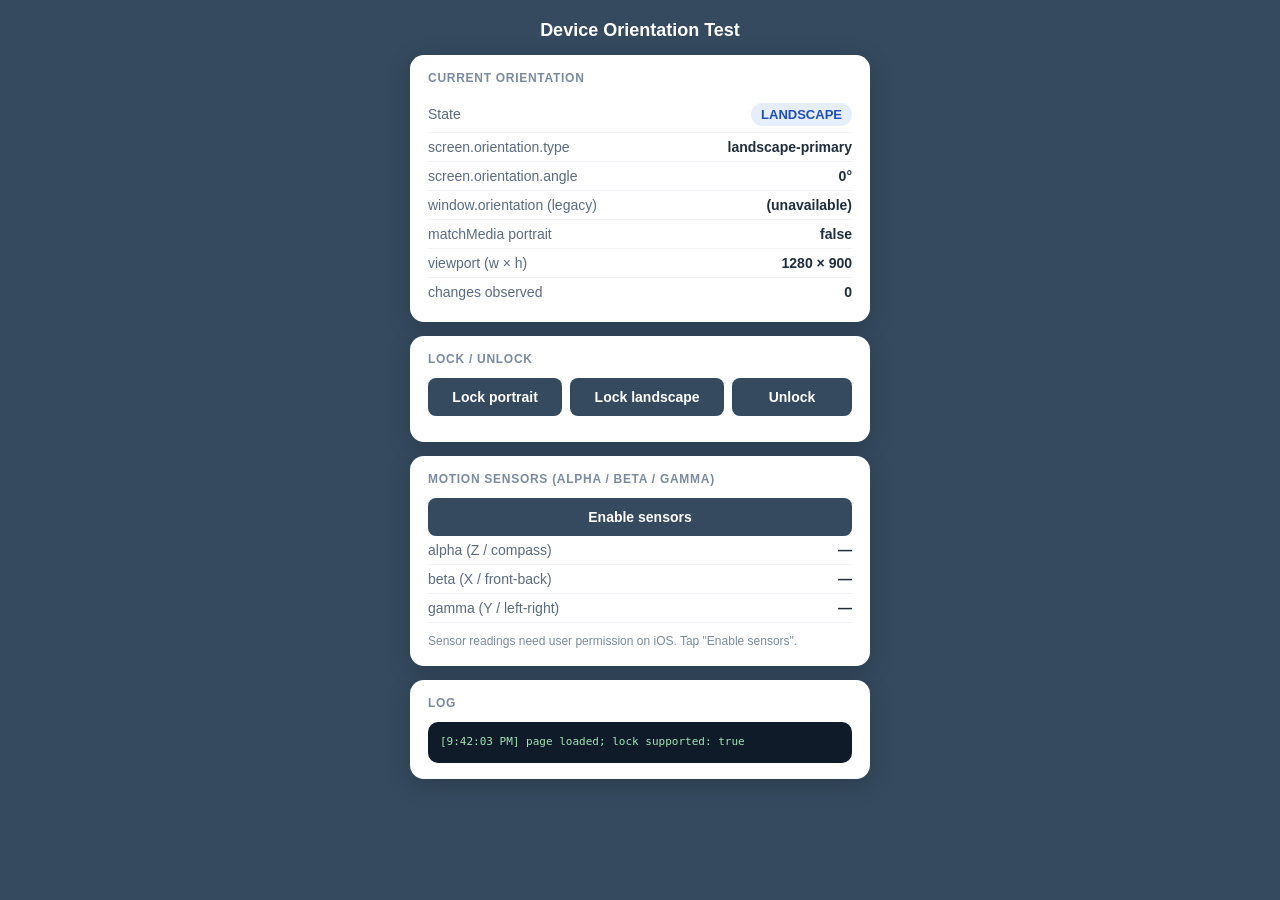
<file: doc2/orientation.html>
<!doctype html>
<html lang="en">
<head>
  <meta charset="UTF-8"/>
  <meta name="viewport" content="width=device-width, initial-scale=1.0, user-scalable=no"/>
  <meta name="theme-color" content="#354a5f"/>
  <meta name="apple-mobile-web-app-capable" content="yes"/>
  <meta name="apple-mobile-web-app-title" content="Orientation Test"/>
  <title>Orientation Test</title>
  <style>
    *{box-sizing:border-box;margin:0;padding:0}
    body{font-family:-apple-system,BlinkMacSystemFont,"Segoe UI",sans-serif;background:#354a5f;color:#1f2d3d;min-height:100dvh;padding:16px;display:flex;flex-direction:column;gap:14px;align-items:center}
    h1{color:#fff;font-size:18px;font-weight:700;text-align:center;margin-top:4px}
    .card{background:#fff;border-radius:14px;padding:16px 18px;width:100%;max-width:460px;box-shadow:0 6px 24px rgba(0,0,0,.18)}
    .card h2{font-size:12px;letter-spacing:.06em;text-transform:uppercase;color:#7a8aa0;margin-bottom:12px}
    .row{display:flex;justify-content:space-between;align-items:baseline;padding:6px 0;border-bottom:1px solid #eef1f5;font-size:14px}
    .row:last-child{border-bottom:none}
    .row .k{color:#5a6b80}
    .row .v{font-weight:600;font-variant-numeric:tabular-nums;text-align:right}
    .badge{display:inline-block;padding:4px 10px;border-radius:999px;font-size:13px;font-weight:700}
    .badge.portrait{background:#e6f4ea;color:#1b7a3e}
    .badge.landscape{background:#e7eefb;color:#1f4fb8}
    .btns{display:flex;flex-wrap:wrap;gap:8px}
    button{flex:1 1 auto;min-width:120px;background:#354a5f;color:#fff;border:none;border-radius:8px;padding:11px;font-size:14px;font-weight:600;cursor:pointer}
    button:active{background:#253547}
    button:disabled{background:#aab4c0;cursor:not-allowed}
    .note{font-size:12px;color:#7a8aa0;margin-top:10px;line-height:1.45}
    .ok{color:#1b7a3e}
    .no{color:#c23934}
    #log{background:#0f1b29;color:#9fe6b4;border-radius:10px;padding:12px;font-family:ui-monospace,SFMono-Regular,Menlo,monospace;font-size:11px;line-height:1.5;max-height:160px;overflow:auto;white-space:pre-wrap;word-break:break-word}
  </style>
</head>
<body>
  <h1>Device Orientation Test</h1>

  <div class="card">
    <h2>Current orientation</h2>
    <div class="row"><span class="k">State</span><span class="v"><span id="stateBadge" class="badge portrait">—</span></span></div>
    <div class="row"><span class="k">screen.orientation.type</span><span class="v" id="soType">—</span></div>
    <div class="row"><span class="k">screen.orientation.angle</span><span class="v" id="soAngle">—</span></div>
    <div class="row"><span class="k">window.orientation (legacy)</span><span class="v" id="winOri">—</span></div>
    <div class="row"><span class="k">matchMedia portrait</span><span class="v" id="mmPortrait">—</span></div>
    <div class="row"><span class="k">viewport (w × h)</span><span class="v" id="viewport">—</span></div>
    <div class="row"><span class="k">changes observed</span><span class="v" id="changeCount">0</span></div>
  </div>

  <div class="card">
    <h2>Lock / unlock</h2>
    <div class="btns">
      <button id="lockP">Lock portrait</button>
      <button id="lockL">Lock landscape</button>
      <button id="unlock">Unlock</button>
    </div>
    <p class="note" id="lockNote"></p>
  </div>

  <div class="card">
    <h2>Motion sensors (alpha / beta / gamma)</h2>
    <div class="btns">
      <button id="enableSensors">Enable sensors</button>
    </div>
    <div class="row"><span class="k">alpha (Z / compass)</span><span class="v" id="alpha">—</span></div>
    <div class="row"><span class="k">beta (X / front-back)</span><span class="v" id="beta">—</span></div>
    <div class="row"><span class="k">gamma (Y / left-right)</span><span class="v" id="gamma">—</span></div>
    <p class="note" id="sensorNote">Sensor readings need user permission on iOS. Tap "Enable sensors".</p>
  </div>

  <div class="card">
    <h2>Log</h2>
    <div id="log"></div>
  </div>

<script>
  var $ = function (id) { return document.getElementById(id); };
  var changeCount = 0;

  function log(msg) {
    var el = $('log');
    var t = new Date().toLocaleTimeString();
    el.textContent = '[' + t + '] ' + msg + '\n' + el.textContent;
  }

  function render() {
    var so = screen.orientation || {};
    var type = so.type || '(unavailable)';
    var angle = (typeof so.angle === 'number') ? so.angle + '°' : '(unavailable)';
    var isPortrait = window.matchMedia('(orientation: portrait)').matches;

    var badge = $('stateBadge');
    badge.textContent = isPortrait ? 'PORTRAIT' : 'LANDSCAPE';
    badge.className = 'badge ' + (isPortrait ? 'portrait' : 'landscape');

    $('soType').textContent = type;
    $('soAngle').textContent = angle;
    $('winOri').textContent = (typeof window.orientation === 'number')
      ? window.orientation + '°' : '(unavailable)';
    $('mmPortrait').textContent = isPortrait ? 'true' : 'false';
    $('viewport').textContent = window.innerWidth + ' × ' + window.innerHeight;
    $('changeCount').textContent = String(changeCount);
  }

  function onChange(source) {
    changeCount++;
    render();
    var so = screen.orientation || {};
    log('orientation change (' + source + '): ' +
        (so.type || '?') + ' @ ' + (so.angle != null ? so.angle + '°' : '?'));
  }

  if (screen.orientation && screen.orientation.addEventListener) {
    screen.orientation.addEventListener('change', function () { onChange('screen.orientation'); });
  }
  window.addEventListener('orientationchange', function () { onChange('window'); });
  window.addEventListener('resize', render);

  // --- Lock / unlock ---
  function lockSupported() {
    return !!(screen.orientation && typeof screen.orientation.lock === 'function');
  }

  async function doLock(mode) {
    if (!lockSupported()) {
      $('lockNote').innerHTML = '<span class="no">screen.orientation.lock() is not available on this browser/host.</span>';
      log('lock not supported');
      return;
    }
    try {
      await screen.orientation.lock(mode);
      $('lockNote').innerHTML = '<span class="ok">Locked to ' + mode + '.</span>';
      log('locked: ' + mode);
    } catch (err) {
      var m = (err && err.message) ? err.message : String(err);
      $('lockNote').innerHTML = '<span class="no">Lock failed: ' + m +
        '</span><br>Locking usually needs fullscreen and/or an installed PWA.';
      log('lock failed (' + mode + '): ' + m);
    }
  }

  $('lockP').addEventListener('click', function () { doLock('portrait'); });
  $('lockL').addEventListener('click', function () { doLock('landscape'); });
  $('unlock').addEventListener('click', function () {
    if (!lockSupported()) return;
    try {
      screen.orientation.unlock();
      $('lockNote').innerHTML = '<span class="ok">Unlocked.</span>';
      log('unlocked');
    } catch (err) {
      log('unlock failed: ' + ((err && err.message) ? err.message : String(err)));
    }
  });

  if (!lockSupported()) {
    $('lockP').disabled = true;
    $('lockL').disabled = true;
    $('unlock').disabled = true;
    $('lockNote').innerHTML = '<span class="no">screen.orientation.lock() not supported here.</span>';
  }

  // --- Motion sensors ---
  function onDeviceOrientation(e) {
    $('alpha').textContent = e.alpha != null ? e.alpha.toFixed(1) + '°' : '—';
    $('beta').textContent  = e.beta  != null ? e.beta.toFixed(1)  + '°' : '—';
    $('gamma').textContent = e.gamma != null ? e.gamma.toFixed(1) + '°' : '—';
  }

  function attachSensors() {
    window.addEventListener('deviceorientation', onDeviceOrientation);
    $('sensorNote').innerHTML = '<span class="ok">Sensors enabled. Tilt the device.</span>';
    log('deviceorientation listener attached');
  }

  $('enableSensors').addEventListener('click', function () {
    if (typeof DeviceOrientationEvent === 'undefined') {
      $('sensorNote').innerHTML = '<span class="no">DeviceOrientationEvent not available.</span>';
      return;
    }
    // iOS 13+ requires an explicit permission request from a user gesture.
    if (typeof DeviceOrientationEvent.requestPermission === 'function') {
      DeviceOrientationEvent.requestPermission().then(function (state) {
        log('sensor permission: ' + state);
        if (state === 'granted') {
          attachSensors();
        } else {
          $('sensorNote').innerHTML = '<span class="no">Permission ' + state + '.</span>';
        }
      }).catch(function (err) {
        $('sensorNote').innerHTML = '<span class="no">Permission error: ' +
          ((err && err.message) ? err.message : String(err)) + '</span>';
      });
    } else {
      attachSensors();
    }
  });

  render();
  log('page loaded; lock supported: ' + lockSupported());
</script>
</body>
</html>
</file>
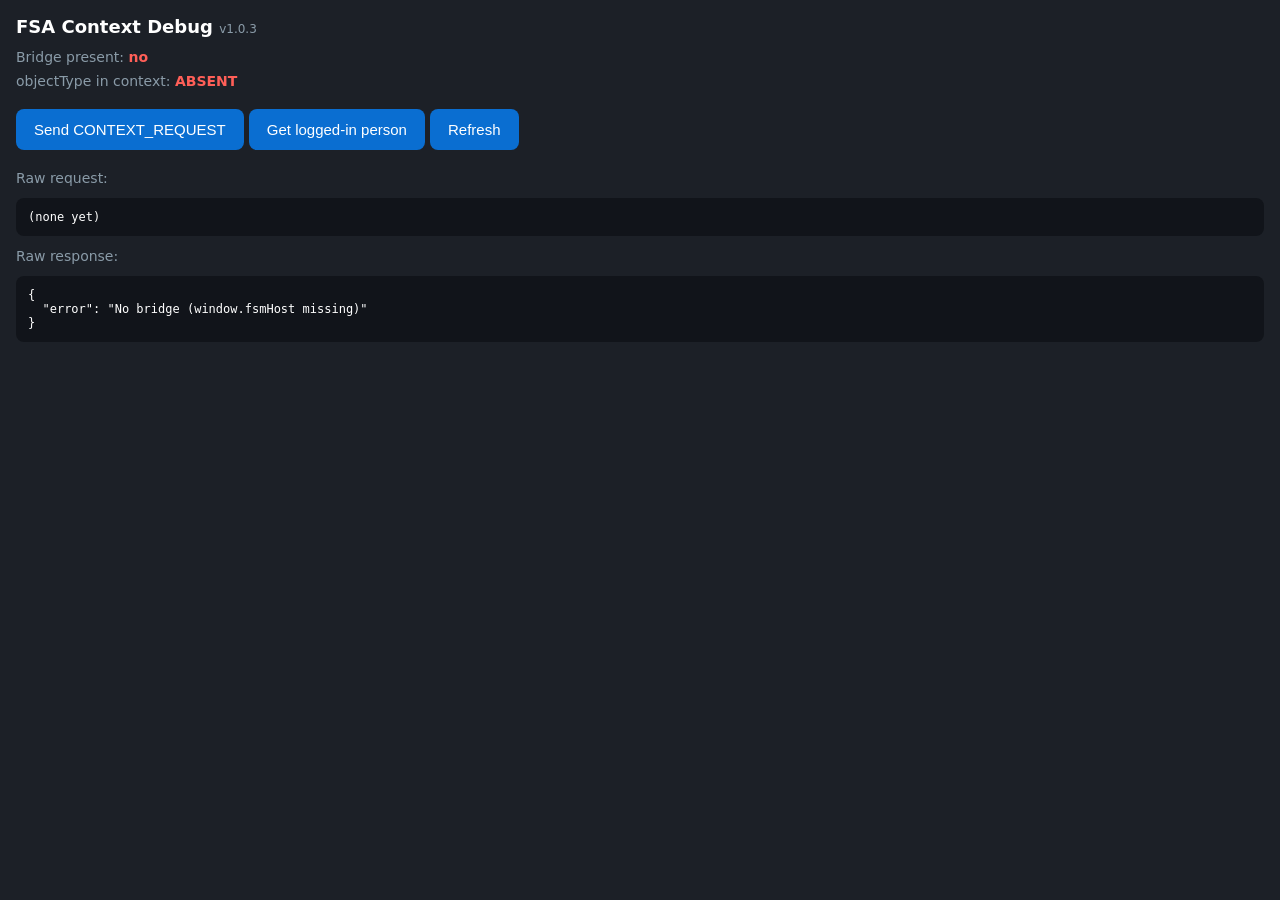
<file: docs/debug.html>
<!DOCTYPE html>
<html lang="en">
<head>
<meta charset="utf-8">
<meta name="viewport" content="width=device-width, initial-scale=1, viewport-fit=cover">
<title>FSA Context Debug</title>
<style>
  body { font-family: -apple-system, system-ui, sans-serif; margin: 0; padding: 16px;
         background: #1c2027; color: #fff; }
  h1 { font-size: 18px; margin: 0 0 12px; }
  .row { margin: 8px 0; font-size: 14px; }
  .label { color: #8a9ba8; }
  .val { font-weight: 600; }
  .ok { color: #30c14e; }
  .bad { color: #ff5f58; }
  button { background: #0a6ed1; color: #fff; border: 0; border-radius: 8px;
           padding: 12px 18px; font-size: 15px; margin: 12px 0; }
  pre { background: #11141a; border-radius: 8px; padding: 12px; font-size: 12px;
        white-space: pre-wrap; word-break: break-word; overflow-x: auto; }
</style>
</head>
<body>
<h1>FSA Context Debug <span id="ver" style="font-size:12px;color:#8a9ba8;font-weight:400;"></span></h1>

<div class="row"><span class="label">Bridge present:</span>
  <span class="val" id="bridge">checking…</span></div>
<div class="row"><span class="label">objectType in context:</span>
  <span class="val" id="objtype">—</span></div>

<button id="send">Send CONTEXT_REQUEST</button>
<button id="person">Get logged-in person</button>
<button id="refresh">Refresh</button>

<div class="row label">Raw request:</div>
<pre id="req">(none yet)</pre>

<div class="row label">Raw response:</div>
<pre id="out">(none yet)</pre>

<script>
(function () {
  var VERSION = 'v1.0.3';

  document.getElementById('ver').textContent = VERSION;

  function hasBridge() {
    return !!(window.fsmHost && typeof window.fsmHost.postMessage === 'function');
  }

  document.getElementById('bridge').textContent = hasBridge() ? 'yes' : 'no';
  document.getElementById('bridge').className = 'val ' + (hasBridge() ? 'ok' : 'bad');

  var pending = {};

  window.addEventListener('fsmHostResponse', function (ev) {
    var data = ev && ev.detail;
    if (!data) return;
    var rid = data.requestId;
    if (rid && pending[rid]) {
      pending[rid](data);
      delete pending[rid];
    }
  });

  function send(command) {
    if (!hasBridge()) {
      render({ error: 'No bridge (window.fsmHost missing)' });
      return;
    }
    var rid = command.toLowerCase() + '-' + Date.now();
    var msg = {
      apiVersion: 1,
      requestId: rid,
      command: command,
      payload: {}
    };
    pending[rid] = render;
    document.getElementById('req').textContent = JSON.stringify(msg, null, 2);
    try {
      window.fsmHost.postMessage(JSON.stringify(msg));
    } catch (e) {
      render({ error: 'postMessage threw: ' + e });
    }
  }

  function sendContext() { send('CONTEXT_REQUEST'); }

  function render(data) {
    var payload = (data && data.payload) || data || {};
    var objType = payload.objectType;
    var el = document.getElementById('objtype');
    if (objType === undefined || objType === null || objType === '') {
      el.textContent = 'ABSENT';
      el.className = 'val bad';
    } else {
      el.textContent = String(objType);
      el.className = 'val ok';
    }
    document.getElementById('out').textContent =
      JSON.stringify(data, null, 2);
  }

  document.getElementById('send').addEventListener('click', sendContext);
  document.getElementById('person').addEventListener('click', function () {
    send('GET_LOGGED_IN_PERSON');
  });
  document.getElementById('refresh').addEventListener('click', function () {
    window.location.reload();
  });

  // Fire once automatically on load.
  sendContext();
})();
</script>
</body>
</html>
</file>
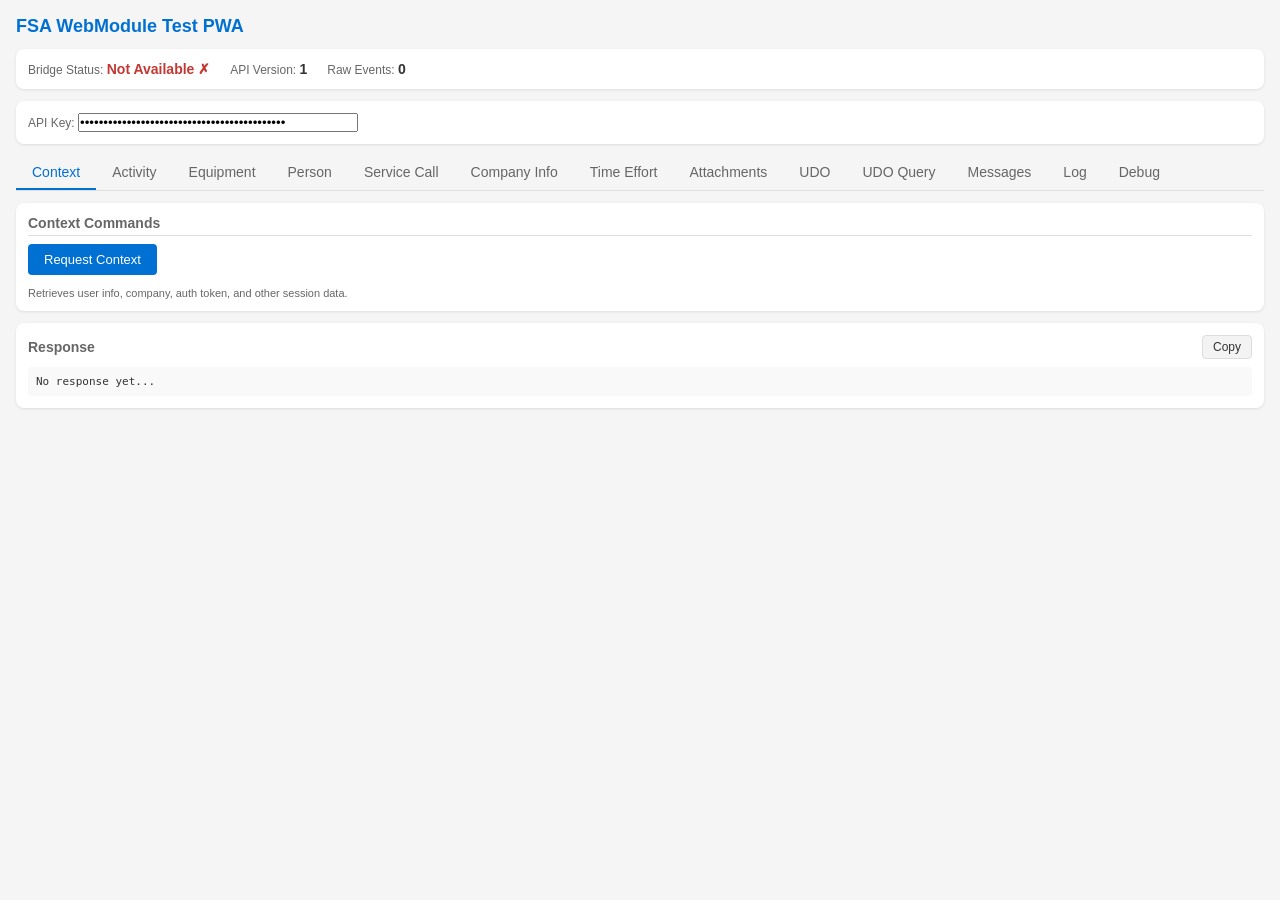
<file: docs/fsa-test.html>
<!DOCTYPE html>
<html lang="en">
<head>
    <meta charset="UTF-8">
    <meta name="viewport" content="width=device-width, initial-scale=1.0">
    <title>FSA WebModule Test PWA</title>
    <style>
        * {
            box-sizing: border-box;
            margin: 0;
            padding: 0;
        }

        body {
            font-family: -apple-system, BlinkMacSystemFont, 'Segoe UI', Roboto, Oxygen, Ubuntu, sans-serif;
            background: #f5f5f5;
            color: #333;
            padding: 16px;
            font-size: 14px;
        }

        h1 {
            font-size: 18px;
            margin-bottom: 12px;
            color: #0070d2;
        }

        h2 {
            font-size: 14px;
            margin-bottom: 8px;
            color: #666;
            border-bottom: 1px solid #ddd;
            padding-bottom: 4px;
        }

        .status-bar {
            background: #fff;
            border-radius: 8px;
            padding: 12px;
            margin-bottom: 12px;
            box-shadow: 0 1px 3px rgba(0,0,0,0.1);
        }

        .status-item {
            display: inline-block;
            margin-right: 16px;
        }

        .status-label {
            color: #666;
            font-size: 12px;
        }

        .status-value {
            font-weight: 600;
        }

        .status-connected {
            color: #2e844a;
        }

        .status-disconnected {
            color: #c23934;
        }

        .card {
            background: #fff;
            border-radius: 8px;
            padding: 12px;
            margin-bottom: 12px;
            box-shadow: 0 1px 3px rgba(0,0,0,0.1);
        }

        .button-row {
            display: flex;
            gap: 8px;
            flex-wrap: wrap;
            margin-bottom: 12px;
        }

        button {
            background: #0070d2;
            color: #fff;
            border: none;
            padding: 8px 16px;
            border-radius: 4px;
            cursor: pointer;
            font-size: 13px;
            font-weight: 500;
        }

        button:hover {
            background: #005fb2;
        }

        button:disabled {
            background: #ccc;
            cursor: not-allowed;
        }

        button.secondary {
            background: #f3f3f3;
            color: #333;
            border: 1px solid #ddd;
        }

        button.secondary:hover {
            background: #e8e8e8;
        }

        .input-group {
            margin-bottom: 12px;
        }

        .input-group label {
            display: block;
            font-size: 12px;
            color: #666;
            margin-bottom: 4px;
        }

        input[type="text"] {
            width: 100%;
            padding: 8px;
            border: 1px solid #ddd;
            border-radius: 4px;
            font-size: 13px;
        }

        textarea {
            width: 100%;
            padding: 8px;
            border: 1px solid #ddd;
            border-radius: 4px;
            font-family: 'Monaco', 'Menlo', monospace;
            font-size: 12px;
            resize: vertical;
        }

        .log-container {
            max-height: 150px;
            overflow-y: auto;
            background: #f9f9f9;
            border-radius: 4px;
            padding: 8px;
            font-family: 'Monaco', 'Menlo', monospace;
            font-size: 11px;
        }

        .log-entry {
            margin-bottom: 4px;
            padding: 4px;
            border-radius: 2px;
        }

        .log-entry.request {
            background: #e6f3ff;
        }

        .log-entry.response {
            background: #e6ffe6;
        }

        .log-entry.error {
            background: #ffe6e6;
        }

        .log-time {
            color: #999;
            margin-right: 8px;
        }

        .response-container {
            background: #f9f9f9;
            border-radius: 4px;
            padding: 8px;
            max-height: 300px;
            overflow-y: auto;
            user-select: text;
            -webkit-user-select: text;
            -moz-user-select: text;
            -ms-user-select: text;
        }

        pre {
            white-space: pre-wrap;
            word-wrap: break-word;
            font-family: 'Monaco', 'Menlo', monospace;
            font-size: 11px;
            margin: 0;
            user-select: text;
            -webkit-user-select: text;
            -moz-user-select: text;
            -ms-user-select: text;
        }

        .response-header {
            display: flex;
            justify-content: space-between;
            align-items: center;
            margin-bottom: 8px;
        }

        .response-header h2 {
            margin-bottom: 0;
            border-bottom: none;
            padding-bottom: 0;
        }

        .copy-btn {
            padding: 4px 10px;
            font-size: 12px;
        }

        .copy-btn.copied {
            background: #2e844a;
        }

        .success {
            color: #2e844a;
        }

        .error {
            color: #c23934;
        }

        .tabs {
            display: flex;
            flex-wrap: nowrap;
            overflow-x: auto;
            overflow-y: hidden;
            -webkit-overflow-scrolling: touch;
            border-bottom: 1px solid #ddd;
            margin-bottom: 12px;
            scrollbar-width: none; /* Firefox */
            -ms-overflow-style: none; /* IE/Edge */
        }

        .tabs::-webkit-scrollbar {
            display: none; /* Chrome, Safari, Opera */
        }

        .tab {
            padding: 8px 16px;
            cursor: pointer;
            border-bottom: 2px solid transparent;
            color: #666;
            flex-shrink: 0;
            white-space: nowrap;
        }

        .tab.active {
            color: #0070d2;
            border-bottom-color: #0070d2;
        }

        .tab-content {
            display: none;
        }

        .tab-content.active {
            display: block;
        }

        .sample-activities {
            margin-top: 8px;
            padding: 8px;
            background: #f0f0f0;
            border-radius: 4px;
        }

        .sample-activities select {
            width: 100%;
            padding: 6px;
            border: 1px solid #ddd;
            border-radius: 4px;
            margin-bottom: 4px;
        }
    </style>
</head>
<body>
    <h1>FSA WebModule Test PWA</h1>

    <!-- Status Bar -->
    <div class="status-bar">
        <span class="status-item">
            <span class="status-label">Bridge Status: </span>
            <span id="bridgeStatus" class="status-value status-disconnected">Checking...</span>
        </span>
        <span class="status-item">
            <span class="status-label">API Version: </span>
            <span id="apiVersion" class="status-value">1</span>
        </span>
        <span class="status-item">
            <span class="status-label">Raw Events: </span>
            <span id="rawEventCount" class="status-value">0</span>
        </span>
    </div>

    <div class="status-bar">
        <span class="status-item">
            <span class="status-label">API Key: </span>
            <input type="password" id="apiKeyInput" value="7FTmqr/l8Ts/4luDZEZiM3KdUFqL9Geil74Al69ICqQ=" placeholder="prefilled with test container key" autocomplete="off" style="width: 280px;">
        </span>
    </div>

    <!-- Tabs -->
    <div class="tabs">
        <div class="tab active" data-tab="context">Context</div>
        <div class="tab" data-tab="activity">Activity</div>
        <div class="tab" data-tab="equipment">Equipment</div>
        <div class="tab" data-tab="person">Person</div>
        <div class="tab" data-tab="servicecall">Service Call</div>
        <div class="tab" data-tab="companyinfo">Company Info</div>
        <div class="tab" data-tab="timeeffort">Time Effort</div>
        <div class="tab" data-tab="attachment">Attachments</div>
        <div class="tab" data-tab="udo">UDO</div>
        <div class="tab" data-tab="udoquery">UDO Query</div>
        <div class="tab" data-tab="messages">Messages</div>
        <div class="tab" data-tab="log">Log</div>
        <div class="tab" data-tab="debug">Debug</div>
    </div>

    <!-- Context Tab -->
    <div id="tab-context" class="tab-content active">
        <div class="card">
            <h2>Context Commands</h2>
            <div class="button-row">
                <button id="btnContextRequest">Request Context</button>
            </div>
            <p style="font-size: 11px; color: #666; margin-top: 8px;">
                Retrieves user info, company, auth token, and other session data.
            </p>
        </div>
    </div>

    <!-- Activity Tab -->
    <div id="tab-activity" class="tab-content">
        <div class="card">
            <h2>Get Activity</h2>
            <div class="input-group">
                <label for="activityId">Activity ID</label>
                <input type="text" id="activityId" placeholder="Enter activity GUID...">
            </div>
            <div class="button-row">
                <button id="btnActivityGet">Get Activity</button>
            </div>
        </div>

        <div class="card">
            <h2>Save Activity</h2>
            <div class="input-group">
                <label for="activityData">Activity Data (JSON)</label>
                <textarea id="activityData" rows="10" placeholder="Enter activity JSON...">{
  "subject": "Test Activity",
  "code": "TEST-001",
  "remarks": "Created from test PWA"
}</textarea>
            </div>
            <div class="button-row">
                <button id="btnActivitySave">Save Activity</button>
                <button id="btnLoadSample" class="secondary">Load Sample</button>
                <button id="btnClearActivity" class="secondary">Clear</button>
            </div>
            <p style="font-size: 11px; color: #666; margin-top: 8px;">
                Omit "id" to create new, include "id" to update existing.
            </p>
        </div>
    </div>

    <!-- Company Info Tab -->
    <div id="tab-companyinfo" class="tab-content">
        <div class="card">
            <h2>Get Company Info</h2>
            <div class="button-row">
                <button id="btnCompanyInfoGet">Get All Company Info</button>
            </div>
            <p style="font-size: 11px; color: #666; margin-top: 8px;">
                Retrieves all company configuration data including name, address, currency settings, bank details, and other company-level settings. Typically there is only one CompanyInfo instance. This is a read-only operation.
            </p>
        </div>
    </div>

    <!-- Time Effort Tab -->
    <div id="tab-timeeffort" class="tab-content">
        <div class="card">
            <h2>Get Time Effort by ID</h2>
            <div class="input-group">
                <label for="timeEffortId">Time Effort ID</label>
                <input type="text" id="timeEffortId" placeholder="Enter time effort GUID...">
            </div>
            <div class="button-row">
                <button id="btnTimeEffortGet">Get Time Effort</button>
            </div>
            <p style="font-size: 11px; color: #666; margin-top: 8px;">
                Retrieves a single Time Effort by its ID.
            </p>
        </div>

        <div class="card">
            <h2>Get Time Efforts by Parent Object</h2>
            <div class="input-group">
                <label for="timeEffortObjectId">Parent Object ID (e.g., Activity ID)</label>
                <input type="text" id="timeEffortObjectId" placeholder="Enter parent object GUID...">
            </div>
            <div class="input-group">
                <label for="timeEffortObjectType">Parent Object Type</label>
                <select id="timeEffortObjectType" style="width: 100%; padding: 8px; border: 1px solid #ddd; border-radius: 4px;">
                    <option value="ACTIVITY">ACTIVITY</option>
                    <option value="SERVICECALL">SERVICECALL</option>
                </select>
            </div>
            <div class="button-row">
                <button id="btnTimeEffortGetByObject">Get Time Efforts</button>
            </div>
            <p style="font-size: 11px; color: #666; margin-top: 8px;">
                Retrieves all Time Efforts associated with a parent object (e.g., Activity, ServiceCall). Requires both objectId and objectType. Returns an array of Time Efforts.
            </p>
        </div>

        <div class="card">
            <h2>Save Time Effort</h2>
            <div class="input-group">
                <label for="timeEffortData">Time Effort Data (JSON)</label>
                <textarea id="timeEffortData" rows="12" placeholder="Enter time effort JSON...">{
  "remarks": "Work completed",
  "chargeOption": "CHARGEABLE",
  "breakInMinutes": 0
}</textarea>
            </div>
            <div class="button-row">
                <button id="btnTimeEffortSave">Save Time Effort</button>
                <button id="btnLoadTimeEffortSample" class="secondary">Load Sample</button>
                <button id="btnClearTimeEffort" class="secondary">Clear</button>
            </div>
            <p style="font-size: 11px; color: #666; margin-top: 8px;">
                Omit "id" to create new, include "id" to update existing. Time Efforts track work time, breaks, and are associated with tasks and objects.
            </p>
        </div>
    </div>

    <!-- Equipment Tab -->
    <div id="tab-equipment" class="tab-content">
        <div class="card">
            <h2>Get Equipment</h2>
            <div class="input-group">
                <label for="equipmentId">Equipment ID</label>
                <input type="text" id="equipmentId" placeholder="Enter equipment GUID...">
            </div>
            <div class="button-row">
                <button id="btnEquipmentGet">Get Equipment</button>
            </div>
            <p style="font-size: 11px; color: #666; margin-top: 8px;">
                Retrieves an Equipment by its ID. Equipment represents physical assets like machines, tools, or devices.
            </p>
        </div>

        <div class="card">
            <h2>Save Equipment</h2>
            <div class="input-group">
                <label for="equipmentData">Equipment Data (JSON)</label>
                <textarea id="equipmentData" rows="12" placeholder="Enter equipment JSON...">{
  "name": "Test Equipment",
  "code": "EQ-001",
  "serialNumber": "SN-12345",
  "type": "Machine",
  "remarks": "Created from test PWA"
}</textarea>
            </div>
            <div class="button-row">
                <button id="btnEquipmentSave">Save Equipment</button>
                <button id="btnLoadEquipmentSample" class="secondary">Load Sample</button>
                <button id="btnClearEquipment" class="secondary">Clear</button>
            </div>
            <p style="font-size: 11px; color: #666; margin-top: 8px;">
                Omit "id" to create new, include "id" to update existing. Required fields: name, serialNumber.
            </p>
        </div>
    </div>

    <!-- Person Tab -->
    <div id="tab-person" class="tab-content">
        <div class="card">
            <h2>Get Person</h2>
            <div class="input-group">
                <label for="personId">Person ID</label>
                <input type="text" id="personId" placeholder="Enter person GUID...">
            </div>
            <div class="button-row">
                <button id="btnPersonGet">Get Person</button>
            </div>
            <p style="font-size: 11px; color: #666; margin-top: 8px;">
                Retrieves a Person by its ID. Person is read-only — there is no Save Person command.
            </p>
        </div>
        <div class="card">
            <h2>Get Logged-In Person</h2>
            <div class="button-row">
                <button id="btnGetLoggedInPerson">Get Logged-In Person</button>
            </div>
            <p style="font-size: 11px; color: #666; margin-top: 8px;">
                Retrieves the currently logged-in user's Person. No ID required.
            </p>
        </div>
    </div>

    <!-- Service Call Tab -->
    <div id="tab-servicecall" class="tab-content">
        <div class="card">
            <h2>Get Service Call</h2>
            <div class="input-group">
                <label for="serviceCallId">Service Call ID</label>
                <input type="text" id="serviceCallId" placeholder="Enter service call GUID...">
            </div>
            <div class="button-row">
                <button id="btnServiceCallGet">Get Service Call</button>
                <button id="btnServiceCallActivitiesGet">Get Activities</button>
            </div>
            <p style="font-size: 11px; color: #666; margin-top: 8px;">
                Retrieves a Service Call by its ID. "Get Activities" returns the IDs of all Activities linked to this Service Call.
                Service Call is read-only — there is no Save Service Call command.
            </p>
        </div>
    </div>

    <!-- Attachment Tab -->
    <div id="tab-attachment" class="tab-content">
        <div class="card">
            <h2>Add Attachment (Upload File)</h2>
            <div class="input-group">
                <label for="attachmentFile">Select File (max 20MB)</label>
                <input type="file" id="attachmentFile" accept="image/*,.pdf,.doc,.docx,.xls,.xlsx,.txt">
            </div>
            <div id="filePreview" style="margin-bottom: 12px; display: none;">
                <div style="font-size: 12px; color: #666; margin-bottom: 4px;">Selected file:</div>
                <div id="filePreviewContent" style="padding: 8px; background: #f0f0f0; border-radius: 4px; font-size: 12px;"></div>
            </div>
            <div class="input-group">
                <label for="attachmentObjectId">Parent Object ID (e.g., Activity ID)</label>
                <input type="text" id="attachmentObjectId" placeholder="Enter parent object GUID...">
            </div>
            <div class="input-group">
                <label for="attachmentObjectType">Parent Object Type</label>
                <select id="attachmentObjectType" style="width: 100%; padding: 8px; border: 1px solid #ddd; border-radius: 4px;">
                    <option value="ACTIVITY">ACTIVITY</option>
                    <option value="SERVICECALL">SERVICECALL</option>
                    <option value="EQUIPMENT">EQUIPMENT</option>
                    <option value="BUSINESSPARTNER">BUSINESSPARTNER</option>
                    <option value="SALESORDER">SALESORDER</option>
                    <option value="TIMEEFFORT">TIMEEFFORT</option>
                    <option value="EXPENSE">EXPENSE</option>
                </select>
            </div>
            <div class="input-group">
                <label for="attachmentDescription">Description (optional)</label>
                <input type="text" id="attachmentDescription" placeholder="Enter description...">
            </div>
            <div class="button-row">
                <button id="btnAttachmentAdd">Add Attachment</button>
                <button id="btnClearAttachment" class="secondary">Clear</button>
            </div>
            <p style="font-size: 11px; color: #666; margin-top: 8px;">
                Select a file from your device to upload as an attachment. The file will be converted to base64 and sent to the native app.
            </p>
        </div>

        <div class="card">
            <h2>List Attachments by Parent Object</h2>
            <div class="input-group">
                <label for="listAttachmentsObjectId">Parent Object ID (e.g., Activity ID)</label>
                <input type="text" id="listAttachmentsObjectId" placeholder="Enter parent object GUID...">
            </div>
            <div class="input-group">
                <label for="listAttachmentsObjectType">Parent Object Type</label>
                <select id="listAttachmentsObjectType" style="width: 100%; padding: 8px; border: 1px solid #ddd; border-radius: 4px;">
                    <option value="ACTIVITY">ACTIVITY</option>
                    <option value="SERVICECALL">SERVICECALL</option>
                    <option value="EQUIPMENT">EQUIPMENT</option>
                    <option value="BUSINESSPARTNER">BUSINESSPARTNER</option>
                    <option value="SALESORDER">SALESORDER</option>
                    <option value="TIMEEFFORT">TIMEEFFORT</option>
                    <option value="EXPENSE">EXPENSE</option>
                </select>
            </div>
            <div class="button-row">
                <button id="btnAttachmentList">List Attachments</button>
            </div>
            <p style="font-size: 11px; color: #666; margin-top: 8px;">
                Retrieves all attachments associated with a parent object. Returns an array of attachment metadata (without file content).
            </p>
        </div>

        <div class="card">
            <h2>Get Attachment</h2>
            <div class="input-group">
                <label for="attachmentId">Attachment ID</label>
                <input type="text" id="attachmentId" placeholder="Enter attachment GUID...">
            </div>
            <div class="input-group">
                <label>
                    <input type="checkbox" id="includeContent" checked> Include file content (base64)
                </label>
            </div>
            <div class="input-group" id="timeoutGroup">
                <label for="downloadTimeout">Download Timeout (ms)</label>
                <input type="number" id="downloadTimeout" value="30000" min="1000" max="300000" step="1000" style="width: 100%; padding: 8px; border: 1px solid #ddd; border-radius: 4px;">
                <span style="font-size: 11px; color: #666;">If content is not cached locally, it will be downloaded from cloud. Default: 30000ms (30s)</span>
            </div>
            <div class="button-row">
                <button id="btnAttachmentGet">Get Attachment</button>
            </div>
            <p style="font-size: 11px; color: #666; margin-top: 8px;">
                If includeContent=true and the file is not cached locally, the app will attempt to download it from cloud within the timeout period.
            </p>
        </div>

        <div class="card">
            <h2>Download Attachment (to Device)</h2>
            <p style="font-size: 11px; color: #666; margin-bottom: 12px;">
                Download an attachment to a user-selected location on the device. Supports two modes:
            </p>
            
            <div style="background: #e3f2fd; border-left: 4px solid #1976d2; border-radius: 4px; padding: 12px; margin-bottom: 16px;">
                <div style="font-size: 12px; font-weight: 600; color: #1565c0; margin-bottom: 10px;">
                    📥 Mode 1: Download by Attachment ID
                </div>
                <div class="input-group" style="margin-bottom: 8px;">
                    <label for="downloadAttachmentId" style="color: #1565c0;">Attachment ID</label>
                    <input type="text" id="downloadAttachmentId" placeholder="Enter attachment GUID..." style="border-color: #90caf9;">
                </div>
                <div class="input-group" style="margin-bottom: 0;">
                    <label for="downloadAttachmentTimeout" style="color: #1565c0;">Download Timeout (ms)</label>
                    <input type="number" id="downloadAttachmentTimeout" value="60000" min="5000" max="300000" step="5000" style="width: 100%; padding: 8px; border: 1px solid #90caf9; border-radius: 4px;">
                    <span style="font-size: 11px; color: #1565c0;">Default: 60000ms (60s). Increase for large files not yet cached.</span>
                </div>
            </div>
            
            <div style="text-align: center; font-size: 12px; font-weight: 600; color: #666; margin: 12px 0; padding: 4px; background: #f0f0f0; border-radius: 4px;">— OR —</div>
            
            <div style="background: #e8f5e9; border-left: 4px solid #388e3c; border-radius: 4px; padding: 12px; margin-bottom: 16px;">
                <div style="font-size: 12px; font-weight: 600; color: #2e7d32; margin-bottom: 10px;">
                    📥 Mode 2: Download Binary Content
                </div>
                <div class="input-group" style="margin-bottom: 8px;">
                    <label for="downloadFileName" style="color: #2e7d32;">File Name</label>
                    <input type="text" id="downloadFileName" placeholder="e.g., report.pdf" style="border-color: #a5d6a7;">
                </div>
                <div class="input-group" style="margin-bottom: 8px;">
                    <label for="downloadFileContent" style="color: #2e7d32;">File Content (Base64)</label>
                    <textarea id="downloadFileContent" rows="4" placeholder="Paste base64-encoded content here..." style="border-color: #a5d6a7;"></textarea>
                </div>
                <div class="button-row" style="margin-bottom: 0;">
                    <button id="btnGenerateSampleContent" class="secondary">Generate Sample Text File</button>
                </div>
            </div>
            
            <div class="button-row">
                <button id="btnAttachmentDownload">Download Attachment</button>
                <button id="btnClearDownload" class="secondary">Clear</button>
            </div>
            <p style="font-size: 11px; color: #666; margin-top: 8px;">
                The native file picker will open for the user to select the save location. Mode 2 is useful for dynamically generated files or split file assemblies.
            </p>
        </div>

        <div class="card">
            <h2>Remove Attachment</h2>
            <div class="input-group">
                <label for="attachmentRemoveId">Attachment ID</label>
                <input type="text" id="attachmentRemoveId" placeholder="Enter attachment GUID to remove...">
            </div>
            <div class="button-row">
                <button id="btnAttachmentRemove" style="background: #c23934;">Remove Attachment</button>
            </div>
            <p style="font-size: 11px; color: #c23934; margin-top: 8px;">
                Warning: This will permanently delete the attachment!
            </p>
        </div>
    </div>

    <!-- UDO Tab -->
    <div id="tab-udo" class="tab-content">
        <div class="card">
            <h2>Get UDO Meta by ID</h2>
            <div class="input-group">
                <label for="udoMetaId">UDO Meta ID</label>
                <input type="text" id="udoMetaId" placeholder="Enter UDO meta GUID...">
            </div>
            <div class="button-row">
                <button id="btnUdoMetaGet">Get UDO Meta</button>
            </div>
            <p style="font-size: 11px; color: #666; margin-top: 8px;">
                Retrieves the schema/metadata definition for a User Defined Object type by its ID, including name, description, and field definitions (UdfMetas).
            </p>
        </div>

        <div class="card">
            <h2>Get UDO Meta by Name</h2>
            <div class="input-group">
                <label for="udoMetaName">UDO Meta Name</label>
                <input type="text" id="udoMetaName" placeholder="Enter UDO meta name (e.g., CustomObjectType)...">
            </div>
            <div class="button-row">
                <button id="btnUdoMetaGetByName">Get UDO Meta by Name</button>
            </div>
            <p style="font-size: 11px; color: #666; margin-top: 8px;">
                Retrieves the schema/metadata definition for a User Defined Object type by its name. Useful when you know the UDO type name but not the internal GUID.
            </p>
        </div>

        <div class="card">
            <h2>Get UDF Meta by ID</h2>
            <div class="input-group">
                <label for="udfMetaId">UDF Meta ID</label>
                <input type="text" id="udfMetaId" placeholder="Enter UDF meta GUID...">
            </div>
            <div class="button-row">
                <button id="btnUdfMetaGet">Get UDF Meta</button>
            </div>
            <p style="font-size: 11px; color: #666; margin-top: 8px;">
                Retrieves the field metadata definition for a User Defined Field by its ID. UDF Meta defines field name, type, validation rules, etc.
            </p>
        </div>

        <div class="card">
            <h2>Get UDF Metas by UDO Name</h2>
            <div class="input-group">
                <label for="udfMetaUdoName">UDO Name</label>
                <input type="text" id="udfMetaUdoName" placeholder="Enter UDO name (e.g., CustomObjectType)...">
            </div>
            <div class="button-row">
                <button id="btnUdfMetaGetByUdoName">Get UDF Metas by UDO Name</button>
            </div>
            <p style="font-size: 11px; color: #666; margin-top: 8px;">
                Retrieves all UDF (User Defined Field) metadata definitions associated with a UDO by the UDO's name. Returns an array of UDF Metas.
            </p>
        </div>

        <div class="card">
            <h2>Get UDF Metas by Object Type</h2>
            <div class="input-group">
                <label for="udfMetaObjectType">Object Type</label>
                <select id="udfMetaObjectType" style="width: 100%; padding: 8px; border: 1px solid #ddd; border-radius: 4px;">
                    <option value="ACTIVITY">ACTIVITY</option>
                    <option value="SERVICECALL">SERVICECALL</option>
                    <option value="SERVICEASSIGNMENT">SERVICEASSIGNMENT</option>
                    <option value="EQUIPMENT">EQUIPMENT</option>
                    <option value="BUSINESSPARTNER">BUSINESSPARTNER</option>
                    <option value="CONTACT">CONTACT</option>
                    <option value="ADDRESS">ADDRESS</option>
                    <option value="SALESORDER">SALESORDER</option>
                    <option value="TIMEEFFORT">TIMEEFFORT</option>
                    <option value="EXPENSE">EXPENSE</option>
                    <option value="MATERIAL">MATERIAL</option>
                    <option value="MILEAGE">MILEAGE</option>
                    <option value="CHECKLISTINSTANCE">CHECKLISTINSTANCE</option>
                    <option value="SIGNATURE">SIGNATURE</option>
                    <option value="ATTACHMENT">ATTACHMENT</option>
                    <option value="UDOVALUE">UDOVALUE</option>
                </select>
            </div>
            <div class="button-row">
                <button id="btnUdfMetaGetByObjectType">Get UDF Metas by Object Type</button>
            </div>
            <p style="font-size: 11px; color: #666; margin-top: 8px;">
                Retrieves all UDF (User Defined Field) metadata for a specific object type (e.g., all custom fields defined for Activities). Returns the complete list of UDF definitions, not just filled-out ones. Matching is case-insensitive.
            </p>
        </div>

        <div class="card">
            <h2>Get UDO Value</h2>
            <div class="input-group">
                <label for="udoValueId">UDO Value ID</label>
                <input type="text" id="udoValueId" placeholder="Enter UDO value GUID...">
            </div>
            <div class="button-row">
                <button id="btnUdoValueGet">Get UDO Value</button>
            </div>
            <p style="font-size: 11px; color: #666; margin-top: 8px;">
                Retrieves a User Defined Object value instance by its ID.
            </p>
        </div>

        <div class="card">
            <h2>Save UDO Value</h2>
            <div class="input-group">
                <label for="udoValueData">UDO Value Data (JSON)</label>
                <textarea id="udoValueData" rows="10" placeholder="Enter UDO value JSON...">{
  "name": "Custom Object",
  "udoMeta": "udo-meta-guid-here",
  "udfValues": []
}</textarea>
            </div>
            <div class="button-row">
                <button id="btnUdoValueSave">Save UDO Value</button>
                <button id="btnLoadUdoSample" class="secondary">Load Sample</button>
                <button id="btnClearUdoValue" class="secondary">Clear</button>
            </div>
            <p style="font-size: 11px; color: #666; margin-top: 8px;">
                Omit "id" to create new, include "id" to update existing. UDO Values are instances of User Defined Objects configured via UdoMeta.
            </p>
        </div>

        <div class="card">
            <h2>Remove UDO Value</h2>
            <div class="input-group">
                <label for="udoValueRemoveId">UDO Value ID</label>
                <input type="text" id="udoValueRemoveId" placeholder="Enter UDO value GUID to remove...">
            </div>
            <div class="button-row">
                <button id="btnUdoValueRemove" style="background: #c23934;">Remove UDO Value</button>
            </div>
            <p style="font-size: 11px; color: #c23934; margin-top: 8px;">
                Warning: This will delete the UDO Value! If already synced to the server, it will be marked as deleted. If never synced, it will be permanently removed.
            </p>
        </div>
    </div>

    <!-- UDO Query Tab -->
    <div id="tab-udoquery" class="tab-content">
        <div class="card">
            <h2>Query UDO Values</h2>
            <p style="font-size: 11px; color: #666; margin-bottom: 12px;">
                Query UDO Values by UdoMeta (required), optionally filtered by a specific UDF field and value.
            </p>
            
            <div style="background: #f0f7ff; padding: 10px; border-radius: 4px; margin-bottom: 12px; font-size: 11px;">
                <strong>Workflow:</strong><br>
                1. Use "UDO" tab → "Get UDO Meta by Name" to find the UdoMeta ID<br>
                2. Use "UDO" tab → "Get UDF Metas by UDO Name" to find UDF field IDs<br>
                3. Enter the IDs below and query
            </div>

            <!-- Section 1: UDO Meta (Blue group) -->
            <div style="background: #e3f2fd; border-left: 4px solid #1976d2; border-radius: 4px; padding: 12px; margin-bottom: 16px;">
                <div style="font-size: 12px; font-weight: 600; color: #1565c0; margin-bottom: 10px;">
                    📘 UDO Meta (Required - use ONE)
                </div>
                <div class="input-group" style="margin-bottom: 8px;">
                    <label for="queryUdoMetaId" style="color: #1565c0;">UDO Meta ID</label>
                    <input type="text" id="queryUdoMetaId" placeholder="Enter UDO Meta GUID..." style="border-color: #90caf9;">
                </div>
                <div style="text-align: center; font-size: 12px; font-weight: 600; color: #1976d2; margin: 8px 0; padding: 4px; background: #bbdefb; border-radius: 4px;">— OR —</div>
                <div class="input-group" style="margin-bottom: 0;">
                    <label for="queryUdoMetaName" style="color: #1565c0;">UDO Meta Name</label>
                    <input type="text" id="queryUdoMetaName" placeholder="Enter UDO Meta name (e.g., Z_COLLECTOR_DOWNLOAD)..." style="border-color: #90caf9;">
                </div>
            </div>

            <!-- Section 2: UDF Filter (Green group) -->
            <div style="background: #e8f5e9; border-left: 4px solid #388e3c; border-radius: 4px; padding: 12px; margin-bottom: 16px;">
                <div style="font-size: 12px; font-weight: 600; color: #2e7d32; margin-bottom: 10px;">
                    📗 UDF Filter (Optional - use ONE if filtering)
                </div>
                <div class="input-group" style="margin-bottom: 8px;">
                    <label for="queryUdfMetaId" style="color: #2e7d32;">UDF Meta ID</label>
                    <input type="text" id="queryUdfMetaId" placeholder="Enter UDF Meta GUID to filter by..." style="border-color: #a5d6a7;">
                </div>
                <div style="text-align: center; font-size: 12px; font-weight: 600; color: #388e3c; margin: 8px 0; padding: 4px; background: #c8e6c9; border-radius: 4px;">— OR —</div>
                <div class="input-group" style="margin-bottom: 0;">
                    <label for="queryUdfMetaName" style="color: #2e7d32;">UDF Meta Name</label>
                    <input type="text" id="queryUdfMetaName" placeholder="Enter UDF Meta name (e.g., ERP_ACT_ID)..." style="border-color: #a5d6a7;">
                </div>
            </div>

            <!-- Section 3: UDF Value (Orange group) -->
            <div style="background: #fff3e0; border-left: 4px solid #f57c00; border-radius: 4px; padding: 12px; margin-bottom: 16px;">
                <div style="font-size: 12px; font-weight: 600; color: #e65100; margin-bottom: 10px;">
                    📙 UDF Value (Required if UDF Meta is specified above)
                </div>
                <div class="input-group" style="margin-bottom: 0;">
                    <label for="queryUdfValue" style="color: #e65100;">UDF Value</label>
                    <input type="text" id="queryUdfValue" placeholder="Enter the value to filter by (e.g., 2515878762)..." style="border-color: #ffcc80;">
                </div>
            </div>

            <div class="button-row">
                <button id="btnUdoValueQuery">Query UDO Values</button>
                <button id="btnClearUdoQuery" class="secondary">Clear</button>
            </div>
            <p style="font-size: 11px; color: #666; margin-top: 8px;">
                Returns all UDO Values matching the criteria. If UDF filter is specified, only UDO Values containing that field with the matching value are returned.
            </p>
        </div>
    </div>

    <!-- Messages Tab -->
    <div id="tab-messages" class="tab-content">
        <div class="card">
            <h2>UI & Message Commands</h2>
            <p style="font-size: 11px; color: #666; margin-bottom: 12px;">
                Commands for displaying native UI elements like toasts and notifications.
            </p>
            
            <!-- Show Toast Section (Amber/Orange colored) -->
            <div style="background: #fff3e0; border-left: 4px solid #ff9800; border-radius: 4px; padding: 12px; margin-bottom: 16px;">
                <div style="font-size: 12px; font-weight: 600; color: #e65100; margin-bottom: 10px;">
                    🔔 Show Toast Notification
                </div>
                <div class="input-group" style="margin-bottom: 12px;">
                    <label for="toastKey" style="color: #e65100;">Toast Key</label>
                    <select id="toastKey" style="border-color: #ffcc80; width: 100%; padding: 6px; font-size: 12px;">
                        <option value="SAVE_SUCCESS">SAVE_SUCCESS — Saved successfully</option>
                        <option value="SAVE_FAILED">SAVE_FAILED — Save failed</option>
                        <option value="DOWNLOAD_SUCCESS">DOWNLOAD_SUCCESS — Download completed</option>
                        <option value="DOWNLOAD_FAILED">DOWNLOAD_FAILED — Download failed</option>
                        <option value="UPLOAD_SUCCESS">UPLOAD_SUCCESS — Upload completed</option>
                        <option value="UPLOAD_FAILED">UPLOAD_FAILED — Upload failed</option>
                        <option value="OPERATION_SUCCESS">OPERATION_SUCCESS — Operation completed</option>
                        <option value="OPERATION_FAILED">OPERATION_FAILED — Operation failed</option>
                        <option value="NETWORK_UNAVAILABLE">NETWORK_UNAVAILABLE — Network unavailable</option>
                        <option value="PERMISSION_DENIED">PERMISSION_DENIED — Permission denied</option>
                        <option value="INVALID_KEY">INVALID_KEY — (triggers VALIDATION_ERROR)</option>
                    </select>
                </div>
                <div class="button-row" style="margin-bottom: 0;">
                    <button id="btnShowToast" style="background: #ff9800;">Show Toast</button>
                </div>
            </div>
            
            <p style="font-size: 11px; color: #666; margin-top: 8px;">
                Displays a native Android toast notification at the bottom of the screen. The PWA selects a predefined key; the host resolves the localized message. Toasts are non-blocking and automatically disappear after a few seconds (LENGTH_LONG ~3.5s).
            </p>
        </div>
    </div>

    <!-- Log Tab -->
    <div id="tab-log" class="tab-content">
        <div class="card">
            <h2>Request Log</h2>
            <div class="button-row">
                <button id="btnClearLog" class="secondary">Clear Log</button>
            </div>
            <div id="logContainer" class="log-container">
                <div class="log-entry" style="color: #999;">No requests yet...</div>
            </div>
        </div>
    </div>

    <!-- Debug Tab -->
    <div id="tab-debug" class="tab-content">
        <div class="card">
            <h2>Debug Log (Verbose)</h2>
            <p style="font-size: 11px; color: #666; margin-bottom: 8px;">
                Detailed debugging information. Check browser console for full output.
            </p>
            <div class="button-row">
                <button id="btnClearDebug" class="secondary">Clear Debug Log</button>
            </div>
            <div id="debugLog" class="log-container" style="max-height: 400px; font-size: 10px;">
                <div class="debug-entry" style="color: #999;">Debug logging enabled...</div>
            </div>
        </div>
    </div>

    <!-- Response Section (always visible) -->
    <div class="card">
        <div class="response-header">
            <h2>Response</h2>
            <button id="btnCopyResponse" class="secondary copy-btn">Copy</button>
        </div>
        <div id="responseContainer" class="response-container">
            <pre id="responseContent">No response yet...</pre>
        </div>
    </div>

    <script>
        // ===========================================
        // DEBUG LOGGING - Enhanced for troubleshooting
        // ===========================================
        
        const DEBUG = true;
        let rawEventCount = 0;
        
        function debugLog(category, message, data = null) {
            if (!DEBUG) return;
            const timestamp = new Date().toLocaleTimeString();
            const prefix = `[${timestamp}] [${category}]`;
            if (data !== null) {
                console.log(prefix, message, data);
            } else {
                console.log(prefix, message);
            }
            
            // Also add to debug panel if it exists
            addDebugEntry(category, message, data);
        }
        
        function addDebugEntry(category, message, data) {
            const container = document.getElementById('debugLog');
            if (!container) return;
            
            const entry = document.createElement('div');
            entry.className = 'debug-entry';
            entry.innerHTML = `<span class="debug-time">${new Date().toLocaleTimeString()}</span> ` +
                `<span class="debug-category">[${category}]</span> ${message}` +
                (data ? `<pre class="debug-data">${typeof data === 'string' ? data : JSON.stringify(data, null, 2).substring(0, 500)}</pre>` : '');
            container.insertBefore(entry, container.firstChild);
            
            // Keep only last 50 entries
            while (container.children.length > 50) {
                container.removeChild(container.lastChild);
            }
        }
        
        // ===========================================
        // RAW EVENT LISTENER - Catches ALL fsmHostResponse events
        // ===========================================
        
        window.addEventListener('fsmHostResponse', (event) => {
            rawEventCount++;
            debugLog('RAW_EVENT', `fsmHostResponse #${rawEventCount} received`, {
                hasDetail: !!event.detail,
                detailType: typeof event.detail,
                detailKeys: event.detail ? Object.keys(event.detail) : [],
                success: event.detail?.success,
                requestId: event.detail?.requestId,
                command: event.detail?.command,
                hasPayload: !!event.detail?.payload,
                payloadKeys: event.detail?.payload ? Object.keys(event.detail.payload) : []
            });
            
            // Update raw event counter in UI
            const counterEl = document.getElementById('rawEventCount');
            if (counterEl) {
                counterEl.textContent = rawEventCount;
            }
        });
        
        debugLog('INIT', 'Raw event listener attached to window');

        // ===========================================
        // FSA Bridge Implementation
        // ===========================================

        class FsmBridge {
            constructor() {
                this.pendingRequests = new Map();
                this.requestCounter = 0;
                this.isAvailable = this.checkAvailability();
                this.logs = [];

                debugLog('BRIDGE', 'FsmBridge constructor called', {
                    isAvailable: this.isAvailable,
                    hasFsmHost: typeof window.fsmHost !== 'undefined',
                    hasPostMessage: typeof window.fsmHost?.postMessage === 'function'
                });

                if (this.isAvailable) {
                    window.addEventListener('fsmHostResponse', (event) => {
                        debugLog('BRIDGE', 'fsmHostResponse received in bridge handler', {
                            requestId: event.detail?.requestId,
                            pendingCount: this.pendingRequests.size,
                            pendingIds: Array.from(this.pendingRequests.keys())
                        });
                        this.handleResponse(event.detail);
                    });
                    debugLog('BRIDGE', 'Bridge response listener attached');
                }
            }

            checkAvailability() {
                return typeof window.fsmHost !== 'undefined' 
                    && typeof window.fsmHost.postMessage === 'function';
            }

            generateRequestId(command) {
                return `${command.toLowerCase()}-${Date.now()}-${++this.requestCounter}`;
            }

            sendRequest(command, payload = {}, timeout = 30000) {
                return new Promise((resolve, reject) => {
                    debugLog('REQUEST', `sendRequest called: ${command}`, { payload });
                    
                    if (!this.isAvailable) {
                        const error = { code: 'BRIDGE_NOT_AVAILABLE', message: 'FSM Host bridge not available' };
                        this.logEntry('error', command, error);
                        debugLog('ERROR', 'Bridge not available');
                        reject(error);
                        return;
                    }

                    const requestId = this.generateRequestId(command);
                    debugLog('REQUEST', `Generated requestId: ${requestId}`);

                    this.pendingRequests.set(requestId, { resolve, reject, command });
                    debugLog('REQUEST', `Added to pending requests, count: ${this.pendingRequests.size}`);

                    const message = {
                        apiVersion: 1,
                        requestId: requestId,
                        command: command,
                        payload: payload
                    };
                    const apiKey = document.getElementById('apiKeyInput').value;

                    this.logEntry('request', command, message);

                    try {
                        // The key is attached only to the sent message so it never shows up in the log tab.
                        const messageJson = JSON.stringify(apiKey ? { ...message, apiKey: apiKey } : message);
                        debugLog('REQUEST', `Sending to fsmHost.postMessage (${messageJson.length} chars)`, JSON.stringify(message).substring(0, 200));
                        window.fsmHost.postMessage(messageJson);
                        debugLog('REQUEST', 'postMessage completed successfully');
                    } catch (e) {
                        this.pendingRequests.delete(requestId);
                        const error = { code: 'SEND_ERROR', message: e.message };
                        this.logEntry('error', command, error);
                        debugLog('ERROR', 'postMessage threw exception', e.message);
                        reject(error);
                        return;
                    }

                    setTimeout(() => {
                        if (this.pendingRequests.has(requestId)) {
                            debugLog('TIMEOUT', `Request ${requestId} timed out after ${timeout}ms`);
                            this.pendingRequests.delete(requestId);
                            const error = { code: 'TIMEOUT', message: 'Request timed out' };
                            this.logEntry('error', command, error);
                            reject(error);
                        }
                    }, timeout);
                });
            }

            handleResponse(response) {
                debugLog('RESPONSE', 'handleResponse called', {
                    responseType: typeof response,
                    hasResponse: !!response,
                    requestId: response?.requestId,
                    success: response?.success,
                    command: response?.command
                });
                
                if (!response) {
                    debugLog('ERROR', 'Response is null/undefined!');
                    return;
                }
                
                this.logEntry('response', response.command || 'UNKNOWN', response);

                const pending = this.pendingRequests.get(response.requestId);
                debugLog('RESPONSE', `Looking for pending request: ${response.requestId}`, {
                    found: !!pending,
                    pendingCount: this.pendingRequests.size,
                    pendingIds: Array.from(this.pendingRequests.keys())
                });
                
                if (pending) {
                    this.pendingRequests.delete(response.requestId);
                    debugLog('RESPONSE', 'Found pending request, resolving...');

                    if (response.success) {
                        debugLog('RESPONSE', 'Response is success, calling resolve', {
                            hasPayload: !!response.payload,
                            payloadKeys: response.payload ? Object.keys(response.payload) : []
                        });
                        pending.resolve(response);
                    } else {
                        debugLog('RESPONSE', 'Response is error, calling reject', response.error);
                        // Pass the full response object so error handlers can access requestId
                        pending.reject(response);
                    }
                } else {
                    debugLog('WARNING', `No pending request found for requestId: ${response.requestId}`);
                }
            }

            logEntry(type, command, data) {
                const entry = {
                    time: new Date().toLocaleTimeString(),
                    type: type,
                    command: command,
                    data: data
                };
                this.logs.push(entry);
                updateLogDisplay();
            }

            // High-level API methods

            async requestContext() {
                const response = await this.sendRequest('CONTEXT_REQUEST', {});
                // Context response is directly in the payload (not encoded)
                return response.payload;
            }

            async getActivity(activityId) {
                debugLog('API', `getActivity called with id: ${activityId}`);
                const response = await this.sendRequest('ACTIVITY_GET', { id: activityId });
                debugLog('API', 'getActivity response received', {
                    success: response.success,
                    hasPayload: !!response.payload,
                    payloadKeys: response.payload ? Object.keys(response.payload) : []
                });
                
                // Activity data is returned as a plain object
                return response.payload;
            }

            async saveActivity(activityData) {
                // Send activity data directly as payload (plain object format)
                debugLog('API', 'saveActivity sending plain object', { keys: Object.keys(activityData) });
                
                const response = await this.sendRequest('ACTIVITY_SAVE', activityData);
                return response.payload;
            }

            async getUdoValue(udoValueId) {
                debugLog('API', `getUdoValue called with id: ${udoValueId}`);
                const response = await this.sendRequest('UDO_VALUE_GET', { id: udoValueId });
                debugLog('API', 'getUdoValue response received', {
                    success: response.success,
                    hasPayload: !!response.payload,
                    payloadKeys: response.payload ? Object.keys(response.payload) : []
                });
                
                // UDO Value data is returned as a plain object
                return response.payload;
            }

            async saveUdoValue(udoValueData) {
                // Send UDO value data directly as payload (plain object format)
                debugLog('API', 'saveUdoValue sending plain object', { keys: Object.keys(udoValueData) });
                
                const response = await this.sendRequest('UDO_VALUE_SAVE', udoValueData);
                return response.payload;
            }

            async removeUdoValue(udoValueId) {
                debugLog('API', `removeUdoValue called with id: ${udoValueId}`);
                const response = await this.sendRequest('UDO_VALUE_REMOVE', { id: udoValueId });
                debugLog('API', 'removeUdoValue response received', {
                    success: response.success,
                    hasPayload: !!response.payload,
                    removed: response.payload?.removed
                });
                return response.payload;
            }

            async getUdoMeta(udoMetaId) {
                debugLog('API', `getUdoMeta called with id: ${udoMetaId}`);
                const response = await this.sendRequest('UDO_META_GET', { id: udoMetaId });
                debugLog('API', 'getUdoMeta response received', {
                    success: response.success,
                    hasPayload: !!response.payload,
                    payloadKeys: response.payload ? Object.keys(response.payload) : []
                });
                
                // UDO Meta data is returned as a plain object
                return response.payload;
            }

            async getUdoMetaByName(udoMetaName) {
                debugLog('API', `getUdoMetaByName called with name: ${udoMetaName}`);
                const response = await this.sendRequest('UDO_META_GET_BY_NAME', { udoMetaName });
                debugLog('API', 'getUdoMetaByName response received', {
                    success: response.success,
                    hasPayload: !!response.payload,
                    payloadKeys: response.payload ? Object.keys(response.payload) : []
                });
                
                // UDO Meta data is returned as a plain object
                return response.payload;
            }

            // UDF Meta methods

            async getUdfMeta(udfMetaId) {
                debugLog('API', `getUdfMeta called with id: ${udfMetaId}`);
                const response = await this.sendRequest('UDF_META_GET', { id: udfMetaId });
                debugLog('API', 'getUdfMeta response received', {
                    success: response.success,
                    hasPayload: !!response.payload,
                    payloadKeys: response.payload ? Object.keys(response.payload) : []
                });
                
                // UDF Meta data is returned as a plain object
                return response.payload;
            }

            async getUdfMetasByUdoName(udoName) {
                debugLog('API', `getUdfMetasByUdoName called with udoName: ${udoName}`);
                const response = await this.sendRequest('UDF_META_GET_BY_UDO_NAME', { udoName });
                debugLog('API', 'getUdfMetasByUdoName response received', {
                    success: response.success,
                    hasPayload: !!response.payload,
                    payloadKeys: response.payload ? Object.keys(response.payload) : [],
                    count: response.payload?.count
                });
                
                // UDF Metas are returned in the udfMetas array
                return response.payload?.udfMetas || [];
            }

            async getUdfMetasByObjectType(objectType) {
                debugLog('API', `getUdfMetasByObjectType called with objectType: ${objectType}`);
                const response = await this.sendRequest('UDF_META_GET_BY_OBJECT_TYPE', { objectType });
                debugLog('API', 'getUdfMetasByObjectType response received', {
                    success: response.success,
                    hasPayload: !!response.payload,
                    payloadKeys: response.payload ? Object.keys(response.payload) : [],
                    count: response.payload?.count
                });
                
                // UDF Metas are returned in the udfMetas array
                return response.payload?.udfMetas || [];
            }

            // Attachment methods
            
            async addAttachment(attachmentData) {
                debugLog('API', 'addAttachment called', { 
                    fileName: attachmentData.fileName,
                    objectId: attachmentData.object?.objectId,
                    objectType: attachmentData.object?.objectType,
                    contentLength: attachmentData.fileContent?.length
                });
                
                // Send attachment data directly as payload (plain object format)
                const response = await this.sendRequest('ATTACHMENT_ADD', attachmentData);
                return response.payload;
            }

            async getAttachment(attachmentId, includeContent = false, downloadTimeoutMs = 30000) {
                debugLog('API', `getAttachment called with id: ${attachmentId}, includeContent: ${includeContent}, timeout: ${downloadTimeoutMs}ms`);
                const response = await this.sendRequest('ATTACHMENT_GET', { 
                    id: attachmentId,
                    includeContent,
                    downloadTimeoutMs
                });
                debugLog('API', 'getAttachment response received', {
                    success: response.success,
                    hasPayload: !!response.payload,
                    payloadKeys: response.payload ? Object.keys(response.payload) : []
                });
                
                // Attachment data is returned as a plain object
                return response.payload;
            }

            async removeAttachment(attachmentId) {
                debugLog('API', `removeAttachment called with id: ${attachmentId}`);
                const response = await this.sendRequest('ATTACHMENT_REMOVE', { id: attachmentId });
                return response.payload;
            }

            async listAttachmentsByObject(objectId, objectType) {
                debugLog('API', `listAttachmentsByObject called with objectId: ${objectId}, objectType: ${objectType}`);
                const response = await this.sendRequest('ATTACHMENT_LIST', { objectId, objectType });
                debugLog('API', 'listAttachmentsByObject response received', {
                    success: response.success,
                    hasPayload: !!response.payload,
                    payloadKeys: response.payload ? Object.keys(response.payload) : [],
                    count: response.payload?.count
                });
                
                // Attachments are returned in the attachments array
                return response.payload?.attachments || [];
            }

            // Equipment methods

            async getEquipment(equipmentId) {
                debugLog('API', `getEquipment called with id: ${equipmentId}`);
                const response = await this.sendRequest('EQUIPMENT_GET', { id: equipmentId });
                debugLog('API', 'getEquipment response received', {
                    success: response.success,
                    hasPayload: !!response.payload,
                    payloadKeys: response.payload ? Object.keys(response.payload) : []
                });
                
                // Equipment data is returned as a plain object
                return response.payload;
            }

            async saveEquipment(equipmentData) {
                // Send equipment data directly as payload (plain object format)
                debugLog('API', 'saveEquipment sending plain object', { keys: Object.keys(equipmentData) });
                
                const response = await this.sendRequest('EQUIPMENT_SAVE', equipmentData);
                return response.payload;
            }

            // Person methods

            async getPerson(personId) {
                debugLog('API', `getPerson called with id: ${personId}`);
                const response = await this.sendRequest('PERSON_GET', { id: personId });
                debugLog('API', 'getPerson response received', {
                    success: response.success,
                    hasPayload: !!response.payload,
                    payloadKeys: response.payload ? Object.keys(response.payload) : []
                });

                // Person data is returned as a plain object
                return response.payload;
            }

            async getLoggedInPerson() {
                debugLog('API', 'getLoggedInPerson called');
                const response = await this.sendRequest('GET_LOGGED_IN_PERSON', {});
                debugLog('API', 'getLoggedInPerson response received', {
                    success: response.success,
                    hasPayload: !!response.payload,
                    payloadKeys: response.payload ? Object.keys(response.payload) : []
                });

                // Person data is returned as a plain object
                return response.payload;
            }

            // Service Call methods

            async getServiceCall(serviceCallId) {
                debugLog('API', `getServiceCall called with id: ${serviceCallId}`);
                const response = await this.sendRequest('SERVICE_CALL_GET', { id: serviceCallId });
                debugLog('API', 'getServiceCall response received', {
                    success: response.success,
                    hasPayload: !!response.payload,
                    payloadKeys: response.payload ? Object.keys(response.payload) : []
                });

                // Service Call data is returned as a plain object
                return response.payload;
            }

            async getServiceCallActivities(serviceCallId) {
                debugLog('API', `getServiceCallActivities called with id: ${serviceCallId}`);
                const response = await this.sendRequest('SERVICE_CALL_ACTIVITIES_GET', { id: serviceCallId });
                debugLog('API', 'getServiceCallActivities response received', {
                    success: response.success,
                    count: response.payload?.count,
                    activityIds: response.payload?.activityIds
                });
                return response.payload;
            }

            // Company Info methods

            async getCompanyInfo() {
                debugLog('API', 'getCompanyInfo called (retrieving all)');
                const response = await this.sendRequest('COMPANY_INFO_GET', {});
                debugLog('API', 'getCompanyInfo response received', {
                    success: response.success,
                    hasPayload: !!response.payload,
                    payloadKeys: response.payload ? Object.keys(response.payload) : [],
                    count: response.payload?.count
                });
                
                // Company Info is returned in the companyInfos array
                return response.payload?.companyInfos || [];
            }

            // Time Effort methods

            async getTimeEffort(timeEffortId) {
                debugLog('API', `getTimeEffort called with id: ${timeEffortId}`);
                const response = await this.sendRequest('TIME_EFFORT_GET', { id: timeEffortId });
                debugLog('API', 'getTimeEffort response received', {
                    success: response.success,
                    hasPayload: !!response.payload,
                    payloadKeys: response.payload ? Object.keys(response.payload) : []
                });
                
                // Time Effort data is returned as a plain object
                return response.payload;
            }

            async saveTimeEffort(timeEffortData) {
                // Send time effort data directly as payload (plain object format)
                debugLog('API', 'saveTimeEffort sending plain object', { keys: Object.keys(timeEffortData) });
                
                const response = await this.sendRequest('TIME_EFFORT_SAVE', timeEffortData);
                return response.payload;
            }

            async getTimeEffortsByObject(objectId, objectType) {
                debugLog('API', `getTimeEffortsByObject called with objectId: ${objectId}, objectType: ${objectType}`);
                const response = await this.sendRequest('TIME_EFFORT_GET_BY_OBJECT', { objectId, objectType });
                debugLog('API', 'getTimeEffortsByObject response received', {
                    success: response.success,
                    hasPayload: !!response.payload,
                    payloadKeys: response.payload ? Object.keys(response.payload) : [],
                    count: response.payload?.count
                });
                
                // Time Efforts are returned in the timeEfforts array
                return response.payload?.timeEfforts || [];
            }

            // UDO Value Query method
            async queryUdoValues(queryParams) {
                debugLog('API', 'queryUdoValues called', queryParams);
                const response = await this.sendRequest('UDO_VALUE_QUERY', queryParams);
                debugLog('API', 'queryUdoValues response received', {
                    success: response.success,
                    hasPayload: !!response.payload,
                    payloadKeys: response.payload ? Object.keys(response.payload) : [],
                    count: response.payload?.count
                });
                
                return response.payload;
            }

            // Toast method
            async showToast(key) {
                debugLog('API', `showToast called with key: ${key}`);
                const response = await this.sendRequest('TOAST_SHOW', { key });
                debugLog('API', 'showToast response received', {
                    success: response.success,
                    shown: response.payload?.shown
                });
                return response.payload;
            }
        }

        // ===========================================
        // UI Controller
        // ===========================================

        const bridge = new FsmBridge();

        // Update bridge status
        function updateBridgeStatus() {
            const statusEl = document.getElementById('bridgeStatus');
            if (bridge.isAvailable) {
                statusEl.textContent = 'Connected ✓';
                statusEl.className = 'status-value status-connected';
            } else {
                statusEl.textContent = 'Not Available ✗';
                statusEl.className = 'status-value status-disconnected';
            }
        }

        // Display response
        function displayResponse(data, isError = false) {
            const container = document.getElementById('responseContent');
            const formatted = JSON.stringify(data, null, 2);
            container.textContent = formatted;
            container.className = isError ? 'error' : 'success';
        }

        // Update log display
        function updateLogDisplay() {
            const container = document.getElementById('logContainer');
            if (bridge.logs.length === 0) {
                container.innerHTML = '<div class="log-entry" style="color: #999;">No requests yet...</div>';
                return;
            }

            container.innerHTML = bridge.logs.map(entry => {
                const icon = entry.type === 'request' ? '→' : entry.type === 'response' ? '←' : '✗';
                return `<div class="log-entry ${entry.type}">
                    <span class="log-time">${entry.time}</span>
                    <span>${icon} ${entry.command}</span>
                    ${entry.type === 'response' ? `<span>(${entry.data.success ? 'success' : 'error'})</span>` : ''}
                </div>`;
            }).reverse().join('');

            container.scrollTop = 0;
        }

        // Tab switching
        document.querySelectorAll('.tab').forEach(tab => {
            tab.addEventListener('click', () => {
                document.querySelectorAll('.tab').forEach(t => t.classList.remove('active'));
                document.querySelectorAll('.tab-content').forEach(c => c.classList.remove('active'));
                
                tab.classList.add('active');
                document.getElementById(`tab-${tab.dataset.tab}`).classList.add('active');
            });
        });

        // ===========================================
        // Button Handlers
        // ===========================================

        // Context Request
        document.getElementById('btnContextRequest').addEventListener('click', async () => {
            try {
                const result = await bridge.requestContext();
                displayResponse(result);
            } catch (error) {
                displayResponse(error, true);
            }
        });

        // Activity Get
        document.getElementById('btnActivityGet').addEventListener('click', async () => {
            const activityId = document.getElementById('activityId').value.trim();
            if (!activityId) {
                displayResponse({ error: 'Please enter an Activity ID' }, true);
                return;
            }

            try {
                const result = await bridge.getActivity(activityId);
                displayResponse(result);
                
                // Also populate the activity data textarea
                document.getElementById('activityData').value = JSON.stringify(result, null, 2);
            } catch (error) {
                displayResponse(error, true);
            }
        });

        // Activity Save
        document.getElementById('btnActivitySave').addEventListener('click', async () => {
            const activityDataStr = document.getElementById('activityData').value.trim();
            if (!activityDataStr) {
                displayResponse({ error: 'Please enter Activity data' }, true);
                return;
            }

            let activityData;
            try {
                activityData = JSON.parse(activityDataStr);
            } catch (e) {
                displayResponse({ error: 'Invalid JSON: ' + e.message }, true);
                return;
            }

            try {
                const result = await bridge.saveActivity(activityData);
                displayResponse(result);
            } catch (error) {
                displayResponse(error, true);
            }
        });

        // Load Sample
        document.getElementById('btnLoadSample').addEventListener('click', () => {
            const sample = {
                subject: "Test Activity from PWA",
                code: "PWA-TEST-" + Date.now(),
                remarks: "This activity was created from the test PWA at " + new Date().toISOString(),
                status: "DRAFT"
            };
            document.getElementById('activityData').value = JSON.stringify(sample, null, 2);
        });

        // Clear Activity
        document.getElementById('btnClearActivity').addEventListener('click', () => {
            document.getElementById('activityData').value = '';
            document.getElementById('activityId').value = '';
        });

        // Clear Log
        document.getElementById('btnClearLog').addEventListener('click', () => {
            bridge.logs = [];
            updateLogDisplay();
        });

        // Clear Debug Log
        document.getElementById('btnClearDebug').addEventListener('click', () => {
            const container = document.getElementById('debugLog');
            container.innerHTML = '<div class="debug-entry" style="color: #999;">Debug log cleared...</div>';
        });

        // UDO Value Get
        document.getElementById('btnUdoValueGet').addEventListener('click', async () => {
            const udoValueId = document.getElementById('udoValueId').value.trim();
            if (!udoValueId) {
                displayResponse({ error: 'Please enter a UDO Value ID' }, true);
                return;
            }

            try {
                const result = await bridge.getUdoValue(udoValueId);
                displayResponse(result);
                
                // Also populate the UDO value data textarea
                document.getElementById('udoValueData').value = JSON.stringify(result, null, 2);
            } catch (error) {
                displayResponse(error, true);
            }
        });

        // UDO Value Save
        document.getElementById('btnUdoValueSave').addEventListener('click', async () => {
            const udoValueDataStr = document.getElementById('udoValueData').value.trim();
            if (!udoValueDataStr) {
                displayResponse({ error: 'Please enter UDO Value data' }, true);
                return;
            }

            let udoValueData;
            try {
                udoValueData = JSON.parse(udoValueDataStr);
            } catch (e) {
                displayResponse({ error: 'Invalid JSON: ' + e.message }, true);
                return;
            }

            try {
                const result = await bridge.saveUdoValue(udoValueData);
                displayResponse(result);
            } catch (error) {
                displayResponse(error, true);
            }
        });

        // Load UDO Sample
        document.getElementById('btnLoadUdoSample').addEventListener('click', () => {
            const sample = {
                name: "Sample UDO Value",
                udoMeta: "your-udo-meta-guid-here",
                udfValues: [
                    {
                        udfMeta: "udf-meta-guid-1",
                        value: "Sample text value"
                    },
                    {
                        udfMeta: "udf-meta-guid-2", 
                        value: "123"
                    }
                ],
                remarks: "Created from test PWA at " + new Date().toISOString()
            };
            document.getElementById('udoValueData').value = JSON.stringify(sample, null, 2);
        });

        // Clear UDO Value
        document.getElementById('btnClearUdoValue').addEventListener('click', () => {
            document.getElementById('udoValueData').value = '';
            document.getElementById('udoValueId').value = '';
        });

        // UDO Value Remove
        document.getElementById('btnUdoValueRemove').addEventListener('click', async () => {
            const udoValueId = document.getElementById('udoValueRemoveId').value.trim();
            if (!udoValueId) {
                displayResponse({ error: 'Please enter a UDO Value ID to remove' }, true);
                return;
            }

            // Confirm deletion
            if (!confirm('Are you sure you want to remove this UDO Value? This action cannot be undone.')) {
                return;
            }

            try {
                const result = await bridge.removeUdoValue(udoValueId);
                displayResponse(result);
                document.getElementById('udoValueRemoveId').value = '';
            } catch (error) {
                displayResponse(error, true);
            }
        });

        // UDO Meta Get
        document.getElementById('btnUdoMetaGet').addEventListener('click', async () => {
            const udoMetaId = document.getElementById('udoMetaId').value.trim();
            if (!udoMetaId) {
                displayResponse({ error: 'Please enter a UDO Meta ID' }, true);
                return;
            }

            try {
                const result = await bridge.getUdoMeta(udoMetaId);
                displayResponse(result);
            } catch (error) {
                displayResponse(error, true);
            }
        });

        // UDO Meta Get By Name
        document.getElementById('btnUdoMetaGetByName').addEventListener('click', async () => {
            const udoMetaName = document.getElementById('udoMetaName').value.trim();
            if (!udoMetaName) {
                displayResponse({ error: 'Please enter a UDO Meta Name' }, true);
                return;
            }

            try {
                const result = await bridge.getUdoMetaByName(udoMetaName);
                displayResponse(result);
            } catch (error) {
                displayResponse(error, true);
            }
        });

        // UDF Meta Get
        document.getElementById('btnUdfMetaGet').addEventListener('click', async () => {
            const udfMetaId = document.getElementById('udfMetaId').value.trim();
            if (!udfMetaId) {
                displayResponse({ error: 'Please enter a UDF Meta ID' }, true);
                return;
            }

            try {
                const result = await bridge.getUdfMeta(udfMetaId);
                displayResponse(result);
            } catch (error) {
                displayResponse(error, true);
            }
        });

        // UDF Meta Get By UDO Name
        document.getElementById('btnUdfMetaGetByUdoName').addEventListener('click', async () => {
            const udoName = document.getElementById('udfMetaUdoName').value.trim();
            if (!udoName) {
                displayResponse({ error: 'Please enter a UDO Name' }, true);
                return;
            }

            try {
                const result = await bridge.getUdfMetasByUdoName(udoName);
                displayResponse(result);
            } catch (error) {
                displayResponse(error, true);
            }
        });

        // UDF Meta Get By Object Type
        document.getElementById('btnUdfMetaGetByObjectType').addEventListener('click', async () => {
            const objectType = document.getElementById('udfMetaObjectType').value;

            try {
                const result = await bridge.getUdfMetasByObjectType(objectType);
                displayResponse(result);
            } catch (error) {
                displayResponse(error, true);
            }
        });

        // ===========================================
        // Attachment Handlers
        // ===========================================
        
        // File selection preview
        let selectedFile = null;
        let selectedFileBase64 = null;
        
        document.getElementById('attachmentFile').addEventListener('change', async (event) => {
            const file = event.target.files[0];
            const previewDiv = document.getElementById('filePreview');
            const previewContent = document.getElementById('filePreviewContent');
            
            if (!file) {
                previewDiv.style.display = 'none';
                selectedFile = null;
                selectedFileBase64 = null;
                return;
            }
            
            // Check file size (20MB limit)
            const maxSize = 20 * 1024 * 1024;
            if (file.size > maxSize) {
                displayResponse({ error: `File too large (${(file.size / 1024 / 1024).toFixed(2)}MB). Maximum size is 20MB.` }, true);
                event.target.value = '';
                previewDiv.style.display = 'none';
                return;
            }
            
            selectedFile = file;
            
            // Convert to base64
            try {
                selectedFileBase64 = await readFileAsBase64(file);
                
                // Show preview
                previewContent.innerHTML = `
                    <strong>${file.name}</strong><br>
                    Type: ${file.type || 'unknown'}<br>
                    Size: ${(file.size / 1024).toFixed(2)} KB<br>
                    Base64 length: ${selectedFileBase64.length} chars
                `;
                previewDiv.style.display = 'block';
                
                debugLog('FILE', 'File selected and converted to base64', {
                    name: file.name,
                    type: file.type,
                    size: file.size,
                    base64Length: selectedFileBase64.length
                });
            } catch (e) {
                displayResponse({ error: 'Failed to read file: ' + e.message }, true);
                previewDiv.style.display = 'none';
            }
        });
        
        /**
         * Reads a file and returns its content as raw base64 (without data URL prefix).
         * The native Android handler expects pure base64, not data URL format.
         */
        function readFileAsBase64(file) {
            return new Promise((resolve, reject) => {
                const reader = new FileReader();
                reader.onload = () => {
                    // FileReader.readAsDataURL returns: "[data-uri]..."
                    // We need to strip the prefix and return only the base64 part
                    const dataUrl = reader.result;
                    const base64Index = dataUrl.indexOf(',');
                    if (base64Index !== -1) {
                        // Return only the base64 content after the comma
                        resolve(dataUrl.substring(base64Index + 1));
                    } else {
                        // Fallback: return as-is if no comma found (shouldn't happen)
                        resolve(dataUrl);
                    }
                };
                reader.onerror = () => reject(reader.error);
                reader.readAsDataURL(file);
            });
        }
        
        // Add Attachment
        document.getElementById('btnAttachmentAdd').addEventListener('click', async () => {
            if (!selectedFile || !selectedFileBase64) {
                displayResponse({ error: 'Please select a file first' }, true);
                return;
            }
            
            const objectId = document.getElementById('attachmentObjectId').value.trim();
            const objectType = document.getElementById('attachmentObjectType').value;
            const description = document.getElementById('attachmentDescription').value.trim();
            
            if (!objectId) {
                displayResponse({ error: 'Please enter a Parent Object ID' }, true);
                return;
            }
            
            // Note: objectId and objectType must be nested inside "object" to match DTOAttachment structure
            const attachmentData = {
                fileName: selectedFile.name,
                fileContent: selectedFileBase64,
                object: {
                    objectId: objectId,
                    objectType: objectType
                },
                description: description || selectedFile.name,
                title: selectedFile.name
            };
            
            try {
                const result = await bridge.addAttachment(attachmentData);
                displayResponse(result);
                
                // Clear form on success
                document.getElementById('attachmentFile').value = '';
                document.getElementById('filePreview').style.display = 'none';
                selectedFile = null;
                selectedFileBase64 = null;
            } catch (error) {
                displayResponse(error, true);
            }
        });
        
        // Get Attachment
        document.getElementById('btnAttachmentGet').addEventListener('click', async () => {
            const attachmentId = document.getElementById('attachmentId').value.trim();
            if (!attachmentId) {
                displayResponse({ error: 'Please enter an Attachment ID' }, true);
                return;
            }
            
            const includeContent = document.getElementById('includeContent').checked;
            const downloadTimeout = parseInt(document.getElementById('downloadTimeout').value, 10) || 30000;
            
            try {
                const result = await bridge.getAttachment(attachmentId, includeContent, downloadTimeout);
                displayResponse(result);
            } catch (error) {
                displayResponse(error, true);
            }
        });
        
        // Remove Attachment
        document.getElementById('btnAttachmentRemove').addEventListener('click', async () => {
            const attachmentId = document.getElementById('attachmentRemoveId').value.trim();
            if (!attachmentId) {
                displayResponse({ error: 'Please enter an Attachment ID to remove' }, true);
                return;
            }
            
            // Confirm deletion
            if (!confirm('Are you sure you want to remove this attachment? This action cannot be undone.')) {
                return;
            }
            
            try {
                const result = await bridge.removeAttachment(attachmentId);
                displayResponse(result);
                document.getElementById('attachmentRemoveId').value = '';
            } catch (error) {
                displayResponse(error, true);
            }
        });
        
        // Clear Attachment form
        document.getElementById('btnClearAttachment').addEventListener('click', () => {
            document.getElementById('attachmentFile').value = '';
            document.getElementById('attachmentObjectId').value = '';
            document.getElementById('attachmentDescription').value = '';
            document.getElementById('filePreview').style.display = 'none';
            selectedFile = null;
            selectedFileBase64 = null;
        });

        // List Attachments by Parent Object
        document.getElementById('btnAttachmentList').addEventListener('click', async () => {
            const objectId = document.getElementById('listAttachmentsObjectId').value.trim();
            const objectType = document.getElementById('listAttachmentsObjectType').value;
            
            if (!objectId) {
                displayResponse({ error: 'Please enter a Parent Object ID' }, true);
                return;
            }
            
            try {
                const result = await bridge.listAttachmentsByObject(objectId, objectType);
                displayResponse(result);
            } catch (error) {
                displayResponse(error, true);
            }
        });

        // ===========================================
        // Equipment Handlers
        // ===========================================

        // Equipment Get
        document.getElementById('btnEquipmentGet').addEventListener('click', async () => {
            const equipmentId = document.getElementById('equipmentId').value.trim();
            if (!equipmentId) {
                displayResponse({ error: 'Please enter an Equipment ID' }, true);
                return;
            }

            try {
                const result = await bridge.getEquipment(equipmentId);
                displayResponse(result);
                
                // Also populate the equipment data textarea
                document.getElementById('equipmentData').value = JSON.stringify(result, null, 2);
            } catch (error) {
                displayResponse(error, true);
            }
        });

        // Equipment Save
        document.getElementById('btnEquipmentSave').addEventListener('click', async () => {
            const equipmentDataStr = document.getElementById('equipmentData').value.trim();
            if (!equipmentDataStr) {
                displayResponse({ error: 'Please enter Equipment data' }, true);
                return;
            }

            let equipmentData;
            try {
                equipmentData = JSON.parse(equipmentDataStr);
            } catch (e) {
                displayResponse({ error: 'Invalid JSON: ' + e.message }, true);
                return;
            }

            try {
                const result = await bridge.saveEquipment(equipmentData);
                displayResponse(result);
            } catch (error) {
                displayResponse(error, true);
            }
        });

        // Load Equipment Sample
        document.getElementById('btnLoadEquipmentSample').addEventListener('click', () => {
            const sample = {
                name: "Test Equipment from PWA",
                code: "EQ-PWA-" + Date.now(),
                serialNumber: "SN-" + Math.random().toString(36).substring(2, 10).toUpperCase(),
                type: "Machine",
                remarks: "This equipment was created from the test PWA at " + new Date().toISOString(),
                status: "ACTIVE"
            };
            document.getElementById('equipmentData').value = JSON.stringify(sample, null, 2);
        });

        // Clear Equipment
        document.getElementById('btnClearEquipment').addEventListener('click', () => {
            document.getElementById('equipmentData').value = '';
            document.getElementById('equipmentId').value = '';
        });

        // ===========================================
        // Person Handlers
        // ===========================================

        // Person Get
        document.getElementById('btnPersonGet').addEventListener('click', async () => {
            const personId = document.getElementById('personId').value.trim();
            if (!personId) {
                displayResponse({ error: 'Please enter a Person ID' }, true);
                return;
            }

            try {
                const result = await bridge.getPerson(personId);
                displayResponse(result);
            } catch (error) {
                displayResponse(error, true);
            }
        });

        // Get Logged-In Person
        document.getElementById('btnGetLoggedInPerson').addEventListener('click', async () => {
            try {
                const result = await bridge.getLoggedInPerson();
                displayResponse(result);
            } catch (error) {
                displayResponse(error, true);
            }
        });

        // ===========================================
        // Service Call Handlers
        // ===========================================

        // Service Call Get
        document.getElementById('btnServiceCallGet').addEventListener('click', async () => {
            const serviceCallId = document.getElementById('serviceCallId').value.trim();
            if (!serviceCallId) {
                displayResponse({ error: 'Please enter a Service Call ID' }, true);
                return;
            }

            try {
                const result = await bridge.getServiceCall(serviceCallId);
                displayResponse(result);
            } catch (error) {
                displayResponse(error, true);
            }
        });

        // Service Call Activities Get
        document.getElementById('btnServiceCallActivitiesGet').addEventListener('click', async () => {
            const serviceCallId = document.getElementById('serviceCallId').value.trim();
            if (!serviceCallId) {
                displayResponse({ error: 'Please enter a Service Call ID' }, true);
                return;
            }

            try {
                const result = await bridge.getServiceCallActivities(serviceCallId);
                displayResponse(result);
            } catch (error) {
                displayResponse(error, true);
            }
        });

        // ===========================================
        // Company Info Handlers
        // ===========================================

        // Company Info Get (retrieves all)
        document.getElementById('btnCompanyInfoGet').addEventListener('click', async () => {
            try {
                const result = await bridge.getCompanyInfo();
                displayResponse(result);
            } catch (error) {
                displayResponse(error, true);
            }
        });

        // ===========================================
        // Time Effort Handlers
        // ===========================================

        // Time Effort Get
        document.getElementById('btnTimeEffortGet').addEventListener('click', async () => {
            const timeEffortId = document.getElementById('timeEffortId').value.trim();
            if (!timeEffortId) {
                displayResponse({ error: 'Please enter a Time Effort ID' }, true);
                return;
            }

            try {
                const result = await bridge.getTimeEffort(timeEffortId);
                displayResponse(result);
                
                // Also populate the time effort data textarea
                document.getElementById('timeEffortData').value = JSON.stringify(result, null, 2);
            } catch (error) {
                displayResponse(error, true);
            }
        });

        // Time Effort Get By Object (Parent Object ID and Type)
        document.getElementById('btnTimeEffortGetByObject').addEventListener('click', async () => {
            const objectId = document.getElementById('timeEffortObjectId').value.trim();
            const objectType = document.getElementById('timeEffortObjectType').value;
            
            if (!objectId) {
                displayResponse({ error: 'Please enter a Parent Object ID' }, true);
                return;
            }

            try {
                const result = await bridge.getTimeEffortsByObject(objectId, objectType);
                displayResponse(result);
            } catch (error) {
                displayResponse(error, true);
            }
        });

        // Time Effort Save
        document.getElementById('btnTimeEffortSave').addEventListener('click', async () => {
            const timeEffortDataStr = document.getElementById('timeEffortData').value.trim();
            if (!timeEffortDataStr) {
                displayResponse({ error: 'Please enter Time Effort data' }, true);
                return;
            }

            let timeEffortData;
            try {
                timeEffortData = JSON.parse(timeEffortDataStr);
            } catch (e) {
                displayResponse({ error: 'Invalid JSON: ' + e.message }, true);
                return;
            }

            try {
                const result = await bridge.saveTimeEffort(timeEffortData);
                displayResponse(result);
            } catch (error) {
                displayResponse(error, true);
            }
        });

        // Load Time Effort Sample
        document.getElementById('btnLoadTimeEffortSample').addEventListener('click', () => {
            const now = Date.now();
            const oneHourAgo = now - (60 * 60 * 1000);
            const sample = {
                remarks: "Work completed from PWA",
                chargeOption: "CHARGEABLE",
                breakInMinutes: 0,
                startDateTime: oneHourAgo,
                endDateTime: now,
                internalRemarks: "Created from test PWA at " + new Date().toISOString()
            };
            document.getElementById('timeEffortData').value = JSON.stringify(sample, null, 2);
        });

        // Clear Time Effort
        document.getElementById('btnClearTimeEffort').addEventListener('click', () => {
            document.getElementById('timeEffortData').value = '';
            document.getElementById('timeEffortId').value = '';
        });

        // ===========================================
        // UDO Query Handlers
        // ===========================================

        // UDO Value Query
        document.getElementById('btnUdoValueQuery').addEventListener('click', async () => {
            const udoMetaId = document.getElementById('queryUdoMetaId').value.trim();
            const udoMetaName = document.getElementById('queryUdoMetaName').value.trim();
            const udfMetaId = document.getElementById('queryUdfMetaId').value.trim();
            const udfMetaName = document.getElementById('queryUdfMetaName').value.trim();
            const udfValue = document.getElementById('queryUdfValue').value.trim();
            
            // Validation: Need either udoMetaId or udoMetaName
            if (!udoMetaId && !udoMetaName) {
                displayResponse({ error: 'Please enter either UDO Meta ID or UDO Meta Name' }, true);
                return;
            }
            
            // Validation: If UDF filter is partially provided
            const hasUdfMeta = udfMetaId || udfMetaName;
            if (hasUdfMeta && !udfValue) {
                displayResponse({ error: 'UDF Value is required when UDF Meta ID/Name is specified' }, true);
                return;
            }
            if (udfValue && !hasUdfMeta) {
                displayResponse({ error: 'UDF Meta ID or Name is required when UDF Value is specified' }, true);
                return;
            }
            
            // Build query params
            const queryParams = {};
            
            if (udoMetaId) {
                queryParams.udoMetaId = udoMetaId;
            } else if (udoMetaName) {
                queryParams.udoMetaName = udoMetaName;
            }
            
            if (udfMetaId) {
                queryParams.udfMetaId = udfMetaId;
                queryParams.udfValue = udfValue;
            } else if (udfMetaName) {
                queryParams.udfMetaName = udfMetaName;
                queryParams.udfValue = udfValue;
            }
            
            debugLog('UI', 'UDO Query params', queryParams);
            
            try {
                const result = await bridge.queryUdoValues(queryParams);
                displayResponse(result);
            } catch (error) {
                displayResponse(error, true);
            }
        });

        // Clear UDO Query form
        document.getElementById('btnClearUdoQuery').addEventListener('click', () => {
            document.getElementById('queryUdoMetaId').value = '';
            document.getElementById('queryUdoMetaName').value = '';
            document.getElementById('queryUdfMetaId').value = '';
            document.getElementById('queryUdfMetaName').value = '';
            document.getElementById('queryUdfValue').value = '';
        });

        // ===========================================
        // Message/Toast Handlers
        // ===========================================

        // Show Toast
        document.getElementById('btnShowToast').addEventListener('click', async () => {
            const key = document.getElementById('toastKey').value;

            try {
                const result = await bridge.showToast(key);
                displayResponse(result);
            } catch (error) {
                displayResponse(error, true);
            }
        });

        // ===========================================
        // Attachment Download Handlers
        // ===========================================

        // Generate sample text file content
        document.getElementById('btnGenerateSampleContent').addEventListener('click', () => {
            const sampleText = `Sample Text File
Generated at: ${new Date().toISOString()}

This is a sample text file generated by the FSA WebModule Test PWA.
It demonstrates the ATTACHMENT_DOWNLOAD command's Mode 2 capability,
which allows downloading dynamically generated content.

Lorem ipsum dolor sit amet, consectetur adipiscing elit.
Sed do eiusmod tempor incididunt ut labore et dolore magna aliqua.

End of file.`;
            
            // Convert to base64
            const base64Content = btoa(sampleText);
            
            document.getElementById('downloadFileName').value = 'sample-document.txt';
            document.getElementById('downloadFileContent').value = base64Content;
            
            debugLog('UI', 'Generated sample text file', {
                fileName: 'sample-document.txt',
                textLength: sampleText.length,
                base64Length: base64Content.length
            });
        });

        // Download Attachment
        document.getElementById('btnAttachmentDownload').addEventListener('click', async () => {
            const attachmentId = document.getElementById('downloadAttachmentId').value.trim();
            const downloadTimeout = parseInt(document.getElementById('downloadAttachmentTimeout').value, 10) || 60000;
            const fileName = document.getElementById('downloadFileName').value.trim();
            const fileContent = document.getElementById('downloadFileContent').value.trim();
            
            // Build payload based on which mode the user selected
            let payload = {};
            
            if (attachmentId) {
                // Mode 1: Download by attachment ID
                payload.id = attachmentId;
                payload.downloadTimeoutMs = downloadTimeout;
                debugLog('UI', 'Download Mode 1: by attachment ID', { attachmentId, downloadTimeout });
            } else if (fileName && fileContent) {
                // Mode 2: Download by binary content
                payload.fileName = fileName;
                payload.fileContent = fileContent;
                debugLog('UI', 'Download Mode 2: by binary content', { 
                    fileName, 
                    contentLength: fileContent.length 
                });
            } else {
                displayResponse({ 
                    error: 'Please provide either an Attachment ID (Mode 1) OR both File Name and File Content (Mode 2)' 
                }, true);
                return;
            }
            
            try {
                const response = await bridge.sendRequest('ATTACHMENT_DOWNLOAD', payload);
                displayResponse(response.payload);
                
                // Show user-friendly message
                if (response.payload.downloaded) {
                    debugLog('UI', 'Download successful', response.payload);
                    // Show native toast on successful download
                    try {
                        await bridge.showToast('DOWNLOAD_SUCCESS');
                    } catch (toastError) {
                        debugLog('UI', 'Failed to show toast (non-critical)', toastError);
                    }
                } else if (response.payload.cancelled) {
                    debugLog('UI', 'Download cancelled by user');
                }
            } catch (error) {
                displayResponse(error, true);
            }
        });

        // Clear Download form
        document.getElementById('btnClearDownload').addEventListener('click', () => {
            document.getElementById('downloadAttachmentId').value = '';
            document.getElementById('downloadFileName').value = '';
            document.getElementById('downloadFileContent').value = '';
        });

        // Copy Response
        document.getElementById('btnCopyResponse').addEventListener('click', async () => {
            const responseContent = document.getElementById('responseContent').textContent;
            const copyBtn = document.getElementById('btnCopyResponse');
            
            try {
                await navigator.clipboard.writeText(responseContent);
                copyBtn.textContent = 'Copied!';
                copyBtn.classList.add('copied');
                
                // Reset button after 2 seconds
                setTimeout(() => {
                    copyBtn.textContent = 'Copy';
                    copyBtn.classList.remove('copied');
                }, 2000);
            } catch (err) {
                // Fallback for older browsers or when clipboard API fails
                const textArea = document.createElement('textarea');
                textArea.value = responseContent;
                textArea.style.position = 'fixed';
                textArea.style.left = '-9999px';
                document.body.appendChild(textArea);
                textArea.select();
                
                try {
                    document.execCommand('copy');
                    copyBtn.textContent = 'Copied!';
                    copyBtn.classList.add('copied');
                    
                    setTimeout(() => {
                        copyBtn.textContent = 'Copy';
                        copyBtn.classList.remove('copied');
                    }, 2000);
                } catch (e) {
                    copyBtn.textContent = 'Failed';
                    setTimeout(() => {
                        copyBtn.textContent = 'Copy';
                    }, 2000);
                }
                
                document.body.removeChild(textArea);
            }
        });

        // ===========================================
        // Initialize
        // ===========================================

        updateBridgeStatus();
        updateLogDisplay();

        // Log initial state
        console.log('FSA WebModule Test PWA initialized');
        console.log('Bridge available:', bridge.isAvailable);
        debugLog('INIT', 'PWA initialization complete', {
            bridgeAvailable: bridge.isAvailable,
            timestamp: new Date().toISOString()
        });
    </script>
</body>
</html>
</file>
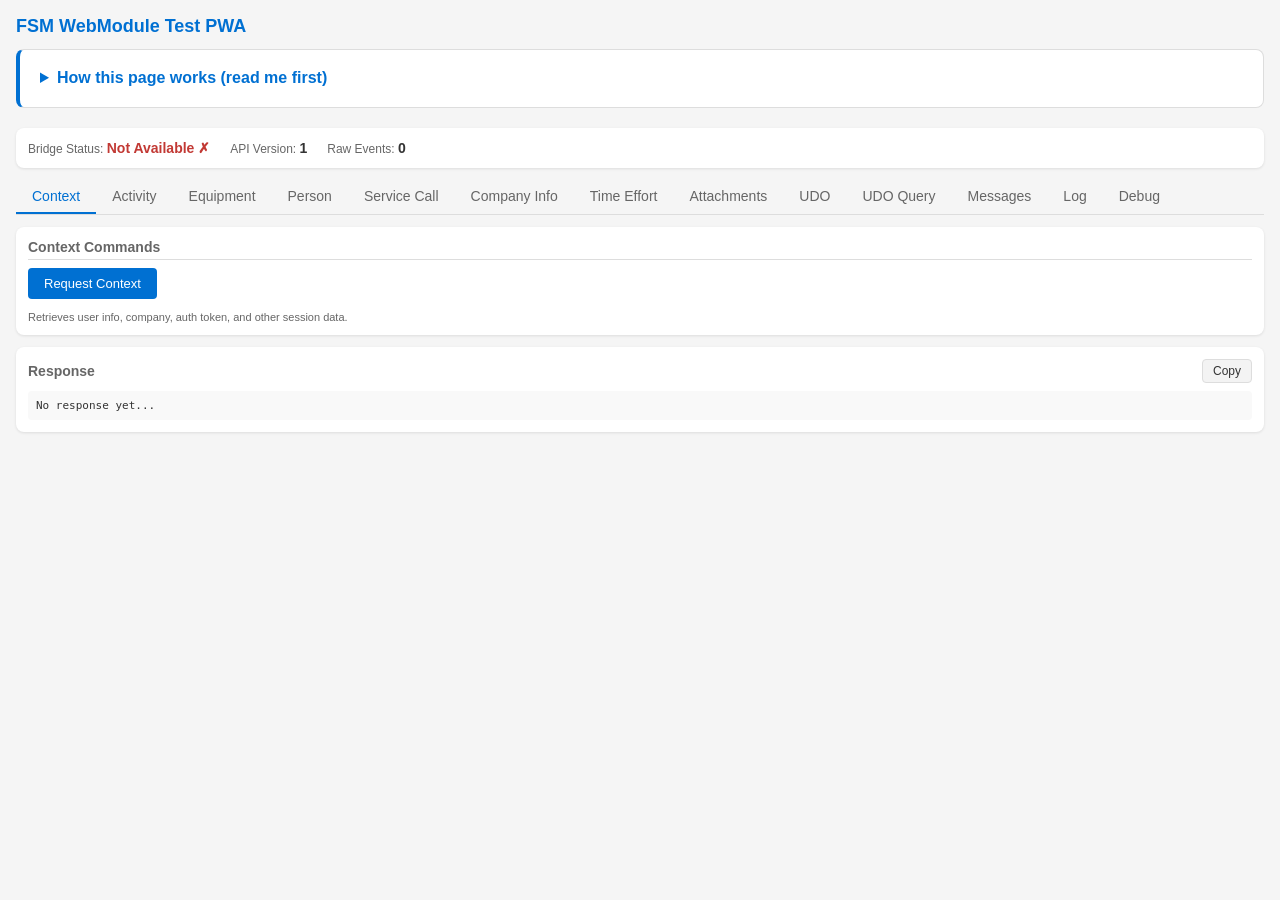
<file: docs/mock.html>
<!DOCTYPE html>
<html lang="en">
<head>
    <meta charset="UTF-8">
    <meta name="viewport" content="width=device-width, initial-scale=1.0">
    <title>FSM WebModule Test PWA</title>
    <link rel="manifest" href="manifest.webmanifest" />
    <meta name="theme-color" content="#354a5f" />
    <style>
        * {
            box-sizing: border-box;
            margin: 0;
            padding: 0;
        }

        body {
            font-family: -apple-system, BlinkMacSystemFont, 'Segoe UI', Roboto, Oxygen, Ubuntu, sans-serif;
            background: #f5f5f5;
            color: #333;
            padding: 16px;
            font-size: 14px;
        }

        h1 {
            font-size: 18px;
            margin-bottom: 12px;
            color: #0070d2;
        }

        h2 {
            font-size: 14px;
            margin-bottom: 8px;
            color: #666;
            border-bottom: 1px solid #ddd;
            padding-bottom: 4px;
        }

        .status-bar {
            background: #fff;
            border-radius: 8px;
            padding: 12px;
            margin-bottom: 12px;
            box-shadow: 0 1px 3px rgba(0,0,0,0.1);
        }

        .status-item {
            display: inline-block;
            margin-right: 16px;
        }

        .status-label {
            color: #666;
            font-size: 12px;
        }

        .status-value {
            font-weight: 600;
        }

        .status-connected {
            color: #2e844a;
        }

        .status-disconnected {
            color: #c23934;
        }

        .card {
            background: #fff;
            border-radius: 8px;
            padding: 12px;
            margin-bottom: 12px;
            box-shadow: 0 1px 3px rgba(0,0,0,0.1);
        }

        .button-row {
            display: flex;
            gap: 8px;
            flex-wrap: wrap;
            margin-bottom: 12px;
        }

        button {
            background: #0070d2;
            color: #fff;
            border: none;
            padding: 8px 16px;
            border-radius: 4px;
            cursor: pointer;
            font-size: 13px;
            font-weight: 500;
        }

        button:hover {
            background: #005fb2;
        }

        button:disabled {
            background: #ccc;
            cursor: not-allowed;
        }

        button.secondary {
            background: #f3f3f3;
            color: #333;
            border: 1px solid #ddd;
        }

        button.secondary:hover {
            background: #e8e8e8;
        }

        .input-group {
            margin-bottom: 12px;
        }

        .input-group label {
            display: block;
            font-size: 12px;
            color: #666;
            margin-bottom: 4px;
        }

        input[type="text"] {
            width: 100%;
            padding: 8px;
            border: 1px solid #ddd;
            border-radius: 4px;
            font-size: 13px;
        }

        textarea {
            width: 100%;
            padding: 8px;
            border: 1px solid #ddd;
            border-radius: 4px;
            font-family: 'Monaco', 'Menlo', monospace;
            font-size: 12px;
            resize: vertical;
        }

        .log-container {
            max-height: 150px;
            overflow-y: auto;
            background: #f9f9f9;
            border-radius: 4px;
            padding: 8px;
            font-family: 'Monaco', 'Menlo', monospace;
            font-size: 11px;
        }

        .log-entry {
            margin-bottom: 4px;
            padding: 4px;
            border-radius: 2px;
        }

        .log-entry.request {
            background: #e6f3ff;
        }

        .log-entry.response {
            background: #e6ffe6;
        }

        .log-entry.error {
            background: #ffe6e6;
        }

        .log-time {
            color: #999;
            margin-right: 8px;
        }

        .response-container {
            background: #f9f9f9;
            border-radius: 4px;
            padding: 8px;
            max-height: 300px;
            overflow-y: auto;
            user-select: text;
            -webkit-user-select: text;
            -moz-user-select: text;
            -ms-user-select: text;
        }

        pre {
            white-space: pre-wrap;
            word-wrap: break-word;
            font-family: 'Monaco', 'Menlo', monospace;
            font-size: 11px;
            margin: 0;
            user-select: text;
            -webkit-user-select: text;
            -moz-user-select: text;
            -ms-user-select: text;
        }

        .response-header {
            display: flex;
            justify-content: space-between;
            align-items: center;
            margin-bottom: 8px;
        }

        .response-header h2 {
            margin-bottom: 0;
            border-bottom: none;
            padding-bottom: 0;
        }

        .copy-btn {
            padding: 4px 10px;
            font-size: 12px;
        }

        .copy-btn.copied {
            background: #2e844a;
        }

        .success {
            color: #2e844a;
        }

        .error {
            color: #c23934;
        }

        .tabs {
            display: flex;
            flex-wrap: nowrap;
            overflow-x: auto;
            overflow-y: hidden;
            -webkit-overflow-scrolling: touch;
            border-bottom: 1px solid #ddd;
            margin-bottom: 12px;
            scrollbar-width: none; /* Firefox */
            -ms-overflow-style: none; /* IE/Edge */
        }

        .tabs::-webkit-scrollbar {
            display: none; /* Chrome, Safari, Opera */
        }

        .tab {
            padding: 8px 16px;
            cursor: pointer;
            border-bottom: 2px solid transparent;
            color: #666;
            flex-shrink: 0;
            white-space: nowrap;
        }

        .tab.active {
            color: #0070d2;
            border-bottom-color: #0070d2;
        }

        .tab-content {
            display: none;
        }

        .tab-content.active {
            display: block;
        }

        .sample-activities {
            margin-top: 8px;
            padding: 8px;
            background: #f0f0f0;
            border-radius: 4px;
        }

        .sample-activities select {
            width: 100%;
            padding: 6px;
            border: 1px solid #ddd;
            border-radius: 4px;
            margin-bottom: 4px;
        }

        /* Developer explanation panel */
        .explain {
            background: #fff;
            border: 1px solid #ddd;
            border-left: 4px solid #0070d2;
            border-radius: 8px;
            padding: 16px 20px;
            margin-bottom: 20px;
            line-height: 1.55;
            color: #333;
        }
        .explain > summary {
            cursor: pointer;
            font-weight: 600;
            font-size: 16px;
            color: #0070d2;
            user-select: none;
        }
        .explain h3 {
            font-size: 15px;
            margin: 18px 0 6px;
            color: #0070d2;
        }
        .explain p { margin: 6px 0; }
        .explain a { color: #0070d2; font-weight: 600; }
        .explain ol { margin: 6px 0 6px 22px; padding: 0; }
        .explain li { margin: 4px 0; }
        .explain code {
            background: #f3f3f3;
            border: 1px solid #e0e0e0;
            border-radius: 3px;
            padding: 1px 5px;
            font-family: 'SF Mono', Monaco, Consolas, monospace;
            font-size: 13px;
            color: #c23934;
        }
        .explain pre {
            background: #f9f9f9;
            border: 1px solid #e0e0e0;
            border-radius: 4px;
            padding: 10px 12px;
            overflow-x: auto;
            font-family: 'SF Mono', Monaco, Consolas, monospace;
            font-size: 13px;
            color: #333;
            margin: 6px 0;
        }
        .explain pre code { background: none; border: none; padding: 0; color: inherit; }
    </style>
</head>
<body>
    <script src="mock-bridge.js"></script>
    <h1>FSM WebModule Test PWA</h1>

    <!-- How it works (for developers building their own app) -->
    <details class="explain">
        <summary>How this page works (read me first)</summary>

        <h3>What this page is</h3>
        <p>
            This page is a web app that runs inside the SAP FSA mobile app. SAP
            FSA opens it in a WebView (a browser inside the app). The page talks
            to the app to read and write data, for example equipment, persons,
            and service calls.
        </p>

        <h3>The bridge</h3>
        <p>
            The page and the app talk through a bridge. The app injects an
            object named <code>window.fsmHost</code> into the page. The page
            sends a command to <code>window.fsmHost.postMessage(jsonString)</code>.
            The app does the work and sends the answer back as a
            <code>fsmHostResponse</code> event on <code>window</code>.
        </p>
        <p>Each message uses the same shape (the "envelope"):</p>
        <pre>{ "apiVersion": 1, "requestId": "equipment_get-172...-1",
  "command": "EQUIPMENT_GET", "payload": { "id": "MZ-FG-C900" } }</pre>
        <p>
            The <code>requestId</code> is unique for each request. The page keeps
            a list of requests that wait for an answer. When a response arrives,
            the page matches it to the request by its <code>requestId</code>. This
            is how one answer finds the right question.
        </p>

        <h3>The problem when you develop</h3>
        <p>
            The app injects <code>window.fsmHost</code> only inside the app.
            In a plain browser the bridge is not there. So no command gets an
            answer, and the page shows "Bridge Status: Not Available". To test a
            change, you would need to deploy and open the page on a device or an
            emulator every time. That is slow.
        </p>

        <h3>The solution: the mock bridge</h3>
        <p>
            The file <code>mock-bridge.js</code> solves this. It is a fake
            <code>window.fsmHost</code>. Add <code>?mock=1</code> to the URL to
            turn it on, like this:
        </p>
        <pre>http://localhost:8000/mock.html?mock=1</pre>
        <p>With the flag, the mock does three things:</p>
        <ol>
            <li>It installs a fake <code>window.fsmHost</code> before the bridge checks for one. So the page thinks the app is there.</li>
            <li>It answers each command with canned (fixed) data, after a short delay that imitates the network.</li>
            <li>It shows a red <strong>MOCK MODE</strong> label, so you always know the data is fake.</li>
        </ol>
        <p>
            Without the flag, <code>mock-bridge.js</code> does nothing. The page
            then behaves the same as in the real app. The real app URL never has
            <code>?mock=1</code>, so the mock stays off in production.
        </p>

        <h3>How to use it in your own app</h3>
        <ol>
            <li><a href="mock-bridge.js" download>Download <code>mock-bridge.js</code></a> and copy it into your project folder.</li>
            <li>Add this line near the top of your <code>&lt;body&gt;</code>, before the code that reads <code>window.fsmHost</code>:
                <pre>&lt;script src="mock-bridge.js"&gt;&lt;/script&gt;</pre>
            </li>
            <li>Open your page with <code>?mock=1</code> to develop in a plain browser.</li>
            <li>To add a new command, open <code>mock-bridge.js</code> and add a key to the <code>responses</code> object. The key is the command name. The value is the data to return, or a function that builds the data from the request.</li>
        </ol>
        <h3>How the mock works, step by step</h3>
        <p>
            The mock lives in one file, <code>mock-bridge.js</code>. It runs only
            when the URL has <code>?mock=1</code>. These are the parts inside it:
        </p>
        <ol>
            <li>
                <strong>The response map.</strong> An object named
                <code>responses</code> holds the fake data. Each key is a command
                name. Each value is the data to send back.
                <pre>var responses = {
  EQUIPMENT_GET: equipment,
  PERSON_GET: person,
  CONTEXT_REQUEST: { user: person, company: company }
};</pre>
            </li>
            <li>
                <strong>The fake host.</strong> The mock sets
                <code>window.fsmHost</code> to an object with a
                <code>postMessage</code> function. The page calls this function
                when it sends a command. The function reads the JSON, finds the
                command in the <code>responses</code> map, and sends the data back.
                <pre>window.fsmHost = {
  postMessage: function (raw) {
    var msg = JSON.parse(raw);          // read the envelope
    var entry = responses[msg.command]; // find the canned data
    setTimeout(function () {            // wait 300ms (fake network)
      respond(msg.command, msg.requestId, entry);
    }, 300);
  }
};</pre>
            </li>
            <li>
                <strong>How the data goes back.</strong> The app answers with a
                <code>fsmHostResponse</code> event on <code>window</code>. The mock
                sends the same event. It copies the <code>requestId</code> from the
                request into the response, so the page can match them.
                <pre>function respond(command, requestId, payload) {
  window.dispatchEvent(new CustomEvent("fsmHostResponse", {
    detail: {
      apiVersion: 1,
      requestId: requestId,   // same id as the request
      command: command,
      success: true,
      payload: payload        // your fake data
    }
  }));
}</pre>
            </li>
            <li>
                <strong>Unknown commands.</strong> If the command is not in the
                map, the mock sends an error response with the code
                <code>NOT_IMPLEMENTED</code>. So a missing command is easy to see.
            </li>
        </ol>

        <h3>How to add data for another object</h3>
        <p>
            Say the page needs a new command, for example
            <code>CONTRACT_GET</code>. Do two steps in
            <code>mock-bridge.js</code>:
        </p>
        <ol>
            <li>
                Make a variable with the fake object. Use the same field names the
                real app returns.
                <pre>var contract = {
  id: "CT-7001",
  code: "CT-7001",
  customer: "MaxHeat Service GmbH",
  startDate: "2026-01-01",
  endDate: "2026-12-31",
  status: "ACTIVE"
};</pre>
            </li>
            <li>
                Add one line to the <code>responses</code> map. The key is the
                command name. The value is the object.
                <pre>var responses = {
  EQUIPMENT_GET: equipment,
  CONTRACT_GET: contract   // &lt;-- new line
};</pre>
            </li>
        </ol>
        <p>
            For a command that reads a list, return an array:
            <code>CONTRACT_LIST: [contract]</code>.
        </p>
        <p>
            For a command that writes or saves, use a function instead of a plain
            value. The function receives the request payload and returns the
            answer. This lets the answer use the id that the page sent.
        </p>
        <pre>var responses = {
  CONTRACT_SAVE: function (payload) {
    return { id: (payload && payload.id) || "CT-NEW", saved: true };
  }
};</pre>
        <p>
            Reload the page with <code>?mock=1</code>. The new command now returns
            your data. You do not change the page itself. Only the mock file.
        </p>

        <p>
            The mock prints its activity to the browser console with a
            <code>[MOCK]</code> tag. Open the console (F12) to watch the
            requests and the answers.
        </p>
    </details>


    <!-- Status Bar -->
    <div class="status-bar">
        <span class="status-item">
            <span class="status-label">Bridge Status: </span>
            <span id="bridgeStatus" class="status-value status-disconnected">Checking...</span>
        </span>
        <span class="status-item">
            <span class="status-label">API Version: </span>
            <span id="apiVersion" class="status-value">1</span>
        </span>
        <span class="status-item">
            <span class="status-label">Raw Events: </span>
            <span id="rawEventCount" class="status-value">0</span>
        </span>
    </div>

    <!-- Tabs -->
    <div class="tabs">
        <div class="tab active" data-tab="context">Context</div>
        <div class="tab" data-tab="activity">Activity</div>
        <div class="tab" data-tab="equipment">Equipment</div>
        <div class="tab" data-tab="person">Person</div>
        <div class="tab" data-tab="servicecall">Service Call</div>
        <div class="tab" data-tab="companyinfo">Company Info</div>
        <div class="tab" data-tab="timeeffort">Time Effort</div>
        <div class="tab" data-tab="attachment">Attachments</div>
        <div class="tab" data-tab="udo">UDO</div>
        <div class="tab" data-tab="udoquery">UDO Query</div>
        <div class="tab" data-tab="messages">Messages</div>
        <div class="tab" data-tab="log">Log</div>
        <div class="tab" data-tab="debug">Debug</div>
    </div>

    <!-- Context Tab -->
    <div id="tab-context" class="tab-content active">
        <div class="card">
            <h2>Context Commands</h2>
            <div class="button-row">
                <button id="btnContextRequest">Request Context</button>
            </div>
            <p style="font-size: 11px; color: #666; margin-top: 8px;">
                Retrieves user info, company, auth token, and other session data.
            </p>
        </div>
    </div>

    <!-- Activity Tab -->
    <div id="tab-activity" class="tab-content">
        <div class="card">
            <h2>Get Activity</h2>
            <div class="input-group">
                <label for="activityId">Activity ID</label>
                <input type="text" id="activityId" placeholder="Enter activity GUID...">
            </div>
            <div class="button-row">
                <button id="btnActivityGet">Get Activity</button>
            </div>
        </div>

        <div class="card">
            <h2>Save Activity</h2>
            <div class="input-group">
                <label for="activityData">Activity Data (JSON)</label>
                <textarea id="activityData" rows="10" placeholder="Enter activity JSON...">{
  "subject": "Test Activity",
  "code": "TEST-001",
  "remarks": "Created from test PWA"
}</textarea>
            </div>
            <div class="button-row">
                <button id="btnActivitySave">Save Activity</button>
                <button id="btnLoadSample" class="secondary">Load Sample</button>
                <button id="btnClearActivity" class="secondary">Clear</button>
            </div>
            <p style="font-size: 11px; color: #666; margin-top: 8px;">
                Omit "id" to create new, include "id" to update existing.
            </p>
        </div>
    </div>

    <!-- Company Info Tab -->
    <div id="tab-companyinfo" class="tab-content">
        <div class="card">
            <h2>Get Company Info</h2>
            <div class="button-row">
                <button id="btnCompanyInfoGet">Get All Company Info</button>
            </div>
            <p style="font-size: 11px; color: #666; margin-top: 8px;">
                Retrieves all company configuration data including name, address, currency settings, bank details, and other company-level settings. Typically there is only one CompanyInfo instance. This is a read-only operation.
            </p>
        </div>
    </div>

    <!-- Time Effort Tab -->
    <div id="tab-timeeffort" class="tab-content">
        <div class="card">
            <h2>Get Time Effort by ID</h2>
            <div class="input-group">
                <label for="timeEffortId">Time Effort ID</label>
                <input type="text" id="timeEffortId" placeholder="Enter time effort GUID...">
            </div>
            <div class="button-row">
                <button id="btnTimeEffortGet">Get Time Effort</button>
            </div>
            <p style="font-size: 11px; color: #666; margin-top: 8px;">
                Retrieves a single Time Effort by its ID.
            </p>
        </div>

        <div class="card">
            <h2>Get Time Efforts by Parent Object</h2>
            <div class="input-group">
                <label for="timeEffortObjectId">Parent Object ID (e.g., Activity ID)</label>
                <input type="text" id="timeEffortObjectId" placeholder="Enter parent object GUID...">
            </div>
            <div class="input-group">
                <label for="timeEffortObjectType">Parent Object Type</label>
                <select id="timeEffortObjectType" style="width: 100%; padding: 8px; border: 1px solid #ddd; border-radius: 4px;">
                    <option value="ACTIVITY">ACTIVITY</option>
                    <option value="SERVICECALL">SERVICECALL</option>
                </select>
            </div>
            <div class="button-row">
                <button id="btnTimeEffortGetByObject">Get Time Efforts</button>
            </div>
            <p style="font-size: 11px; color: #666; margin-top: 8px;">
                Retrieves all Time Efforts associated with a parent object (e.g., Activity, ServiceCall). Requires both objectId and objectType. Returns an array of Time Efforts.
            </p>
        </div>

        <div class="card">
            <h2>Save Time Effort</h2>
            <div class="input-group">
                <label for="timeEffortData">Time Effort Data (JSON)</label>
                <textarea id="timeEffortData" rows="12" placeholder="Enter time effort JSON...">{
  "remarks": "Work completed",
  "chargeOption": "CHARGEABLE",
  "breakInMinutes": 0
}</textarea>
            </div>
            <div class="button-row">
                <button id="btnTimeEffortSave">Save Time Effort</button>
                <button id="btnLoadTimeEffortSample" class="secondary">Load Sample</button>
                <button id="btnClearTimeEffort" class="secondary">Clear</button>
            </div>
            <p style="font-size: 11px; color: #666; margin-top: 8px;">
                Omit "id" to create new, include "id" to update existing. Time Efforts track work time, breaks, and are associated with tasks and objects.
            </p>
        </div>
    </div>

    <!-- Equipment Tab -->
    <div id="tab-equipment" class="tab-content">
        <div class="card">
            <h2>Get Equipment</h2>
            <div class="input-group">
                <label for="equipmentId">Equipment ID</label>
                <input type="text" id="equipmentId" placeholder="Enter equipment GUID...">
            </div>
            <div class="button-row">
                <button id="btnEquipmentGet">Get Equipment</button>
            </div>
            <p style="font-size: 11px; color: #666; margin-top: 8px;">
                Retrieves an Equipment by its ID. Equipment represents physical assets like machines, tools, or devices.
            </p>
        </div>

        <div class="card">
            <h2>Save Equipment</h2>
            <div class="input-group">
                <label for="equipmentData">Equipment Data (JSON)</label>
                <textarea id="equipmentData" rows="12" placeholder="Enter equipment JSON...">{
  "name": "Test Equipment",
  "code": "EQ-001",
  "serialNumber": "SN-12345",
  "type": "Machine",
  "remarks": "Created from test PWA"
}</textarea>
            </div>
            <div class="button-row">
                <button id="btnEquipmentSave">Save Equipment</button>
                <button id="btnLoadEquipmentSample" class="secondary">Load Sample</button>
                <button id="btnClearEquipment" class="secondary">Clear</button>
            </div>
            <p style="font-size: 11px; color: #666; margin-top: 8px;">
                Omit "id" to create new, include "id" to update existing. Required fields: name, serialNumber.
            </p>
        </div>
    </div>

    <!-- Person Tab -->
    <div id="tab-person" class="tab-content">
        <div class="card">
            <h2>Get Person</h2>
            <div class="input-group">
                <label for="personId">Person ID</label>
                <input type="text" id="personId" placeholder="Enter person GUID...">
            </div>
            <div class="button-row">
                <button id="btnPersonGet">Get Person</button>
            </div>
            <p style="font-size: 11px; color: #666; margin-top: 8px;">
                Retrieves a Person by its ID. Person is read-only — there is no Save Person command.
            </p>
        </div>
        <div class="card">
            <h2>Get Logged-In Person</h2>
            <div class="button-row">
                <button id="btnGetLoggedInPerson">Get Logged-In Person</button>
            </div>
            <p style="font-size: 11px; color: #666; margin-top: 8px;">
                Retrieves the currently logged-in user's Person. No ID required.
            </p>
        </div>
    </div>

    <!-- Service Call Tab -->
    <div id="tab-servicecall" class="tab-content">
        <div class="card">
            <h2>Get Service Call</h2>
            <div class="input-group">
                <label for="serviceCallId">Service Call ID</label>
                <input type="text" id="serviceCallId" placeholder="Enter service call GUID...">
            </div>
            <div class="button-row">
                <button id="btnServiceCallGet">Get Service Call</button>
                <button id="btnServiceCallActivitiesGet">Get Activities</button>
            </div>
            <p style="font-size: 11px; color: #666; margin-top: 8px;">
                Retrieves a Service Call by its ID. "Get Activities" returns the IDs of all Activities linked to this Service Call.
                Service Call is read-only — there is no Save Service Call command.
            </p>
        </div>
    </div>

    <!-- Attachment Tab -->
    <div id="tab-attachment" class="tab-content">
        <div class="card">
            <h2>Add Attachment (Upload File)</h2>
            <div class="input-group">
                <label for="attachmentFile">Select File (max 20MB)</label>
                <input type="file" id="attachmentFile" accept="image/*,.pdf,.doc,.docx,.xls,.xlsx,.txt">
            </div>
            <div id="filePreview" style="margin-bottom: 12px; display: none;">
                <div style="font-size: 12px; color: #666; margin-bottom: 4px;">Selected file:</div>
                <div id="filePreviewContent" style="padding: 8px; background: #f0f0f0; border-radius: 4px; font-size: 12px;"></div>
            </div>
            <div class="input-group">
                <label for="attachmentObjectId">Parent Object ID (e.g., Activity ID)</label>
                <input type="text" id="attachmentObjectId" placeholder="Enter parent object GUID...">
            </div>
            <div class="input-group">
                <label for="attachmentObjectType">Parent Object Type</label>
                <select id="attachmentObjectType" style="width: 100%; padding: 8px; border: 1px solid #ddd; border-radius: 4px;">
                    <option value="ACTIVITY">ACTIVITY</option>
                    <option value="SERVICECALL">SERVICECALL</option>
                    <option value="EQUIPMENT">EQUIPMENT</option>
                    <option value="BUSINESSPARTNER">BUSINESSPARTNER</option>
                    <option value="SALESORDER">SALESORDER</option>
                    <option value="TIMEEFFORT">TIMEEFFORT</option>
                    <option value="EXPENSE">EXPENSE</option>
                </select>
            </div>
            <div class="input-group">
                <label for="attachmentDescription">Description (optional)</label>
                <input type="text" id="attachmentDescription" placeholder="Enter description...">
            </div>
            <div class="button-row">
                <button id="btnAttachmentAdd">Add Attachment</button>
                <button id="btnClearAttachment" class="secondary">Clear</button>
            </div>
            <p style="font-size: 11px; color: #666; margin-top: 8px;">
                Select a file from your device to upload as an attachment. The file will be converted to base64 and sent to the native app.
            </p>
        </div>

        <div class="card">
            <h2>List Attachments by Parent Object</h2>
            <div class="input-group">
                <label for="listAttachmentsObjectId">Parent Object ID (e.g., Activity ID)</label>
                <input type="text" id="listAttachmentsObjectId" placeholder="Enter parent object GUID...">
            </div>
            <div class="input-group">
                <label for="listAttachmentsObjectType">Parent Object Type</label>
                <select id="listAttachmentsObjectType" style="width: 100%; padding: 8px; border: 1px solid #ddd; border-radius: 4px;">
                    <option value="ACTIVITY">ACTIVITY</option>
                    <option value="SERVICECALL">SERVICECALL</option>
                    <option value="EQUIPMENT">EQUIPMENT</option>
                    <option value="BUSINESSPARTNER">BUSINESSPARTNER</option>
                    <option value="SALESORDER">SALESORDER</option>
                    <option value="TIMEEFFORT">TIMEEFFORT</option>
                    <option value="EXPENSE">EXPENSE</option>
                </select>
            </div>
            <div class="button-row">
                <button id="btnAttachmentList">List Attachments</button>
            </div>
            <p style="font-size: 11px; color: #666; margin-top: 8px;">
                Retrieves all attachments associated with a parent object. Returns an array of attachment metadata (without file content).
            </p>
        </div>

        <div class="card">
            <h2>Get Attachment</h2>
            <div class="input-group">
                <label for="attachmentId">Attachment ID</label>
                <input type="text" id="attachmentId" placeholder="Enter attachment GUID...">
            </div>
            <div class="input-group">
                <label>
                    <input type="checkbox" id="includeContent" checked> Include file content (base64)
                </label>
            </div>
            <div class="input-group" id="timeoutGroup">
                <label for="downloadTimeout">Download Timeout (ms)</label>
                <input type="number" id="downloadTimeout" value="30000" min="1000" max="300000" step="1000" style="width: 100%; padding: 8px; border: 1px solid #ddd; border-radius: 4px;">
                <span style="font-size: 11px; color: #666;">If content is not cached locally, it will be downloaded from cloud. Default: 30000ms (30s)</span>
            </div>
            <div class="button-row">
                <button id="btnAttachmentGet">Get Attachment</button>
            </div>
            <p style="font-size: 11px; color: #666; margin-top: 8px;">
                If includeContent=true and the file is not cached locally, the app will attempt to download it from cloud within the timeout period.
            </p>
        </div>

        <div class="card">
            <h2>Download Attachment (to Device)</h2>
            <p style="font-size: 11px; color: #666; margin-bottom: 12px;">
                Download an attachment to a user-selected location on the device. Supports two modes:
            </p>
            
            <div style="background: #e3f2fd; border-left: 4px solid #1976d2; border-radius: 4px; padding: 12px; margin-bottom: 16px;">
                <div style="font-size: 12px; font-weight: 600; color: #1565c0; margin-bottom: 10px;">
                    📥 Mode 1: Download by Attachment ID
                </div>
                <div class="input-group" style="margin-bottom: 8px;">
                    <label for="downloadAttachmentId" style="color: #1565c0;">Attachment ID</label>
                    <input type="text" id="downloadAttachmentId" placeholder="Enter attachment GUID..." style="border-color: #90caf9;">
                </div>
                <div class="input-group" style="margin-bottom: 0;">
                    <label for="downloadAttachmentTimeout" style="color: #1565c0;">Download Timeout (ms)</label>
                    <input type="number" id="downloadAttachmentTimeout" value="60000" min="5000" max="300000" step="5000" style="width: 100%; padding: 8px; border: 1px solid #90caf9; border-radius: 4px;">
                    <span style="font-size: 11px; color: #1565c0;">Default: 60000ms (60s). Increase for large files not yet cached.</span>
                </div>
            </div>
            
            <div style="text-align: center; font-size: 12px; font-weight: 600; color: #666; margin: 12px 0; padding: 4px; background: #f0f0f0; border-radius: 4px;">— OR —</div>
            
            <div style="background: #e8f5e9; border-left: 4px solid #388e3c; border-radius: 4px; padding: 12px; margin-bottom: 16px;">
                <div style="font-size: 12px; font-weight: 600; color: #2e7d32; margin-bottom: 10px;">
                    📥 Mode 2: Download Binary Content
                </div>
                <div class="input-group" style="margin-bottom: 8px;">
                    <label for="downloadFileName" style="color: #2e7d32;">File Name</label>
                    <input type="text" id="downloadFileName" placeholder="e.g., report.pdf" style="border-color: #a5d6a7;">
                </div>
                <div class="input-group" style="margin-bottom: 8px;">
                    <label for="downloadFileContent" style="color: #2e7d32;">File Content (Base64)</label>
                    <textarea id="downloadFileContent" rows="4" placeholder="Paste base64-encoded content here..." style="border-color: #a5d6a7;"></textarea>
                </div>
                <div class="button-row" style="margin-bottom: 0;">
                    <button id="btnGenerateSampleContent" class="secondary">Generate Sample Text File</button>
                </div>
            </div>
            
            <div class="button-row">
                <button id="btnAttachmentDownload">Download Attachment</button>
                <button id="btnClearDownload" class="secondary">Clear</button>
            </div>
            <p style="font-size: 11px; color: #666; margin-top: 8px;">
                The native file picker will open for the user to select the save location. Mode 2 is useful for dynamically generated files or split file assemblies.
            </p>
        </div>

        <div class="card">
            <h2>Remove Attachment</h2>
            <div class="input-group">
                <label for="attachmentRemoveId">Attachment ID</label>
                <input type="text" id="attachmentRemoveId" placeholder="Enter attachment GUID to remove...">
            </div>
            <div class="button-row">
                <button id="btnAttachmentRemove" style="background: #c23934;">Remove Attachment</button>
            </div>
            <p style="font-size: 11px; color: #c23934; margin-top: 8px;">
                Warning: This will permanently delete the attachment!
            </p>
        </div>
    </div>

    <!-- UDO Tab -->
    <div id="tab-udo" class="tab-content">
        <div class="card">
            <h2>Get UDO Meta by ID</h2>
            <div class="input-group">
                <label for="udoMetaId">UDO Meta ID</label>
                <input type="text" id="udoMetaId" placeholder="Enter UDO meta GUID...">
            </div>
            <div class="button-row">
                <button id="btnUdoMetaGet">Get UDO Meta</button>
            </div>
            <p style="font-size: 11px; color: #666; margin-top: 8px;">
                Retrieves the schema/metadata definition for a User Defined Object type by its ID, including name, description, and field definitions (UdfMetas).
            </p>
        </div>

        <div class="card">
            <h2>Get UDO Meta by Name</h2>
            <div class="input-group">
                <label for="udoMetaName">UDO Meta Name</label>
                <input type="text" id="udoMetaName" placeholder="Enter UDO meta name (e.g., CustomObjectType)...">
            </div>
            <div class="button-row">
                <button id="btnUdoMetaGetByName">Get UDO Meta by Name</button>
            </div>
            <p style="font-size: 11px; color: #666; margin-top: 8px;">
                Retrieves the schema/metadata definition for a User Defined Object type by its name. Useful when you know the UDO type name but not the internal GUID.
            </p>
        </div>

        <div class="card">
            <h2>Get UDF Meta by ID</h2>
            <div class="input-group">
                <label for="udfMetaId">UDF Meta ID</label>
                <input type="text" id="udfMetaId" placeholder="Enter UDF meta GUID...">
            </div>
            <div class="button-row">
                <button id="btnUdfMetaGet">Get UDF Meta</button>
            </div>
            <p style="font-size: 11px; color: #666; margin-top: 8px;">
                Retrieves the field metadata definition for a User Defined Field by its ID. UDF Meta defines field name, type, validation rules, etc.
            </p>
        </div>

        <div class="card">
            <h2>Get UDF Metas by UDO Name</h2>
            <div class="input-group">
                <label for="udfMetaUdoName">UDO Name</label>
                <input type="text" id="udfMetaUdoName" placeholder="Enter UDO name (e.g., CustomObjectType)...">
            </div>
            <div class="button-row">
                <button id="btnUdfMetaGetByUdoName">Get UDF Metas by UDO Name</button>
            </div>
            <p style="font-size: 11px; color: #666; margin-top: 8px;">
                Retrieves all UDF (User Defined Field) metadata definitions associated with a UDO by the UDO's name. Returns an array of UDF Metas.
            </p>
        </div>

        <div class="card">
            <h2>Get UDF Metas by Object Type</h2>
            <div class="input-group">
                <label for="udfMetaObjectType">Object Type</label>
                <select id="udfMetaObjectType" style="width: 100%; padding: 8px; border: 1px solid #ddd; border-radius: 4px;">
                    <option value="ACTIVITY">ACTIVITY</option>
                    <option value="SERVICECALL">SERVICECALL</option>
                    <option value="SERVICEASSIGNMENT">SERVICEASSIGNMENT</option>
                    <option value="EQUIPMENT">EQUIPMENT</option>
                    <option value="BUSINESSPARTNER">BUSINESSPARTNER</option>
                    <option value="CONTACT">CONTACT</option>
                    <option value="ADDRESS">ADDRESS</option>
                    <option value="SALESORDER">SALESORDER</option>
                    <option value="TIMEEFFORT">TIMEEFFORT</option>
                    <option value="EXPENSE">EXPENSE</option>
                    <option value="MATERIAL">MATERIAL</option>
                    <option value="MILEAGE">MILEAGE</option>
                    <option value="CHECKLISTINSTANCE">CHECKLISTINSTANCE</option>
                    <option value="SIGNATURE">SIGNATURE</option>
                    <option value="ATTACHMENT">ATTACHMENT</option>
                    <option value="UDOVALUE">UDOVALUE</option>
                </select>
            </div>
            <div class="button-row">
                <button id="btnUdfMetaGetByObjectType">Get UDF Metas by Object Type</button>
            </div>
            <p style="font-size: 11px; color: #666; margin-top: 8px;">
                Retrieves all UDF (User Defined Field) metadata for a specific object type (e.g., all custom fields defined for Activities). Returns the complete list of UDF definitions, not just filled-out ones. Matching is case-insensitive.
            </p>
        </div>

        <div class="card">
            <h2>Get UDO Value</h2>
            <div class="input-group">
                <label for="udoValueId">UDO Value ID</label>
                <input type="text" id="udoValueId" placeholder="Enter UDO value GUID...">
            </div>
            <div class="button-row">
                <button id="btnUdoValueGet">Get UDO Value</button>
            </div>
            <p style="font-size: 11px; color: #666; margin-top: 8px;">
                Retrieves a User Defined Object value instance by its ID.
            </p>
        </div>

        <div class="card">
            <h2>Save UDO Value</h2>
            <div class="input-group">
                <label for="udoValueData">UDO Value Data (JSON)</label>
                <textarea id="udoValueData" rows="10" placeholder="Enter UDO value JSON...">{
  "name": "Custom Object",
  "udoMeta": "udo-meta-guid-here",
  "udfValues": []
}</textarea>
            </div>
            <div class="button-row">
                <button id="btnUdoValueSave">Save UDO Value</button>
                <button id="btnLoadUdoSample" class="secondary">Load Sample</button>
                <button id="btnClearUdoValue" class="secondary">Clear</button>
            </div>
            <p style="font-size: 11px; color: #666; margin-top: 8px;">
                Omit "id" to create new, include "id" to update existing. UDO Values are instances of User Defined Objects configured via UdoMeta.
            </p>
        </div>

        <div class="card">
            <h2>Remove UDO Value</h2>
            <div class="input-group">
                <label for="udoValueRemoveId">UDO Value ID</label>
                <input type="text" id="udoValueRemoveId" placeholder="Enter UDO value GUID to remove...">
            </div>
            <div class="button-row">
                <button id="btnUdoValueRemove" style="background: #c23934;">Remove UDO Value</button>
            </div>
            <p style="font-size: 11px; color: #c23934; margin-top: 8px;">
                Warning: This will delete the UDO Value! If already synced to the server, it will be marked as deleted. If never synced, it will be permanently removed.
            </p>
        </div>
    </div>

    <!-- UDO Query Tab -->
    <div id="tab-udoquery" class="tab-content">
        <div class="card">
            <h2>Query UDO Values</h2>
            <p style="font-size: 11px; color: #666; margin-bottom: 12px;">
                Query UDO Values by UdoMeta (required), optionally filtered by a specific UDF field and value.
            </p>
            
            <div style="background: #f0f7ff; padding: 10px; border-radius: 4px; margin-bottom: 12px; font-size: 11px;">
                <strong>Workflow:</strong><br>
                1. Use "UDO" tab → "Get UDO Meta by Name" to find the UdoMeta ID<br>
                2. Use "UDO" tab → "Get UDF Metas by UDO Name" to find UDF field IDs<br>
                3. Enter the IDs below and query
            </div>

            <!-- Section 1: UDO Meta (Blue group) -->
            <div style="background: #e3f2fd; border-left: 4px solid #1976d2; border-radius: 4px; padding: 12px; margin-bottom: 16px;">
                <div style="font-size: 12px; font-weight: 600; color: #1565c0; margin-bottom: 10px;">
                    📘 UDO Meta (Required - use ONE)
                </div>
                <div class="input-group" style="margin-bottom: 8px;">
                    <label for="queryUdoMetaId" style="color: #1565c0;">UDO Meta ID</label>
                    <input type="text" id="queryUdoMetaId" placeholder="Enter UDO Meta GUID..." style="border-color: #90caf9;">
                </div>
                <div style="text-align: center; font-size: 12px; font-weight: 600; color: #1976d2; margin: 8px 0; padding: 4px; background: #bbdefb; border-radius: 4px;">— OR —</div>
                <div class="input-group" style="margin-bottom: 0;">
                    <label for="queryUdoMetaName" style="color: #1565c0;">UDO Meta Name</label>
                    <input type="text" id="queryUdoMetaName" placeholder="Enter UDO Meta name (e.g., Z_COLLECTOR_DOWNLOAD)..." style="border-color: #90caf9;">
                </div>
            </div>

            <!-- Section 2: UDF Filter (Green group) -->
            <div style="background: #e8f5e9; border-left: 4px solid #388e3c; border-radius: 4px; padding: 12px; margin-bottom: 16px;">
                <div style="font-size: 12px; font-weight: 600; color: #2e7d32; margin-bottom: 10px;">
                    📗 UDF Filter (Optional - use ONE if filtering)
                </div>
                <div class="input-group" style="margin-bottom: 8px;">
                    <label for="queryUdfMetaId" style="color: #2e7d32;">UDF Meta ID</label>
                    <input type="text" id="queryUdfMetaId" placeholder="Enter UDF Meta GUID to filter by..." style="border-color: #a5d6a7;">
                </div>
                <div style="text-align: center; font-size: 12px; font-weight: 600; color: #388e3c; margin: 8px 0; padding: 4px; background: #c8e6c9; border-radius: 4px;">— OR —</div>
                <div class="input-group" style="margin-bottom: 0;">
                    <label for="queryUdfMetaName" style="color: #2e7d32;">UDF Meta Name</label>
                    <input type="text" id="queryUdfMetaName" placeholder="Enter UDF Meta name (e.g., ERP_ACT_ID)..." style="border-color: #a5d6a7;">
                </div>
            </div>

            <!-- Section 3: UDF Value (Orange group) -->
            <div style="background: #fff3e0; border-left: 4px solid #f57c00; border-radius: 4px; padding: 12px; margin-bottom: 16px;">
                <div style="font-size: 12px; font-weight: 600; color: #e65100; margin-bottom: 10px;">
                    📙 UDF Value (Required if UDF Meta is specified above)
                </div>
                <div class="input-group" style="margin-bottom: 0;">
                    <label for="queryUdfValue" style="color: #e65100;">UDF Value</label>
                    <input type="text" id="queryUdfValue" placeholder="Enter the value to filter by (e.g., 2515878762)..." style="border-color: #ffcc80;">
                </div>
            </div>

            <div class="button-row">
                <button id="btnUdoValueQuery">Query UDO Values</button>
                <button id="btnClearUdoQuery" class="secondary">Clear</button>
            </div>
            <p style="font-size: 11px; color: #666; margin-top: 8px;">
                Returns all UDO Values matching the criteria. If UDF filter is specified, only UDO Values containing that field with the matching value are returned.
            </p>
        </div>
    </div>

    <!-- Messages Tab -->
    <div id="tab-messages" class="tab-content">
        <div class="card">
            <h2>UI & Message Commands</h2>
            <p style="font-size: 11px; color: #666; margin-bottom: 12px;">
                Commands for displaying native UI elements like toasts and notifications.
            </p>
            
            <!-- Show Toast Section (Amber/Orange colored) -->
            <div style="background: #fff3e0; border-left: 4px solid #ff9800; border-radius: 4px; padding: 12px; margin-bottom: 16px;">
                <div style="font-size: 12px; font-weight: 600; color: #e65100; margin-bottom: 10px;">
                    🔔 Show Toast Notification
                </div>
                <div class="input-group" style="margin-bottom: 12px;">
                    <label for="toastKey" style="color: #e65100;">Toast Key</label>
                    <select id="toastKey" style="border-color: #ffcc80; width: 100%; padding: 6px; font-size: 12px;">
                        <option value="SAVE_SUCCESS">SAVE_SUCCESS — Saved successfully</option>
                        <option value="SAVE_FAILED">SAVE_FAILED — Save failed</option>
                        <option value="DOWNLOAD_SUCCESS">DOWNLOAD_SUCCESS — Download completed</option>
                        <option value="DOWNLOAD_FAILED">DOWNLOAD_FAILED — Download failed</option>
                        <option value="UPLOAD_SUCCESS">UPLOAD_SUCCESS — Upload completed</option>
                        <option value="UPLOAD_FAILED">UPLOAD_FAILED — Upload failed</option>
                        <option value="OPERATION_SUCCESS">OPERATION_SUCCESS — Operation completed</option>
                        <option value="OPERATION_FAILED">OPERATION_FAILED — Operation failed</option>
                        <option value="NETWORK_UNAVAILABLE">NETWORK_UNAVAILABLE — Network unavailable</option>
                        <option value="PERMISSION_DENIED">PERMISSION_DENIED — Permission denied</option>
                        <option value="INVALID_KEY">INVALID_KEY — (triggers VALIDATION_ERROR)</option>
                    </select>
                </div>
                <div class="button-row" style="margin-bottom: 0;">
                    <button id="btnShowToast" style="background: #ff9800;">Show Toast</button>
                </div>
            </div>
            
            <p style="font-size: 11px; color: #666; margin-top: 8px;">
                Displays a native Android toast notification at the bottom of the screen. The PWA selects a predefined key; the host resolves the localized message. Toasts are non-blocking and automatically disappear after a few seconds (LENGTH_LONG ~3.5s).
            </p>
        </div>
    </div>

    <!-- Log Tab -->
    <div id="tab-log" class="tab-content">
        <div class="card">
            <h2>Request Log</h2>
            <div class="button-row">
                <button id="btnClearLog" class="secondary">Clear Log</button>
            </div>
            <div id="logContainer" class="log-container">
                <div class="log-entry" style="color: #999;">No requests yet...</div>
            </div>
        </div>
    </div>

    <!-- Debug Tab -->
    <div id="tab-debug" class="tab-content">
        <div class="card">
            <h2>Debug Log (Verbose)</h2>
            <p style="font-size: 11px; color: #666; margin-bottom: 8px;">
                Detailed debugging information. Check browser console for full output.
            </p>
            <div class="button-row">
                <button id="btnClearDebug" class="secondary">Clear Debug Log</button>
            </div>
            <div id="debugLog" class="log-container" style="max-height: 400px; font-size: 10px;">
                <div class="debug-entry" style="color: #999;">Debug logging enabled...</div>
            </div>
        </div>
    </div>

    <!-- Response Section (always visible) -->
    <div class="card">
        <div class="response-header">
            <h2>Response</h2>
            <button id="btnCopyResponse" class="secondary copy-btn">Copy</button>
        </div>
        <div id="responseContainer" class="response-container">
            <pre id="responseContent">No response yet...</pre>
        </div>
    </div>

    <script>
        // ===========================================
        // DEBUG LOGGING - Enhanced for troubleshooting
        // ===========================================
        
        const DEBUG = true;
        let rawEventCount = 0;
        
        function debugLog(category, message, data = null) {
            if (!DEBUG) return;
            const timestamp = new Date().toLocaleTimeString();
            const prefix = `[${timestamp}] [${category}]`;
            if (data !== null) {
                console.log(prefix, message, data);
            } else {
                console.log(prefix, message);
            }
            
            // Also add to debug panel if it exists
            addDebugEntry(category, message, data);
        }
        
        function addDebugEntry(category, message, data) {
            const container = document.getElementById('debugLog');
            if (!container) return;
            
            const entry = document.createElement('div');
            entry.className = 'debug-entry';
            entry.innerHTML = `<span class="debug-time">${new Date().toLocaleTimeString()}</span> ` +
                `<span class="debug-category">[${category}]</span> ${message}` +
                (data ? `<pre class="debug-data">${typeof data === 'string' ? data : JSON.stringify(data, null, 2).substring(0, 500)}</pre>` : '');
            container.insertBefore(entry, container.firstChild);
            
            // Keep only last 50 entries
            while (container.children.length > 50) {
                container.removeChild(container.lastChild);
            }
        }
        
        // ===========================================
        // RAW EVENT LISTENER - Catches ALL fsmHostResponse events
        // ===========================================
        
        window.addEventListener('fsmHostResponse', (event) => {
            rawEventCount++;
            debugLog('RAW_EVENT', `fsmHostResponse #${rawEventCount} received`, {
                hasDetail: !!event.detail,
                detailType: typeof event.detail,
                detailKeys: event.detail ? Object.keys(event.detail) : [],
                success: event.detail?.success,
                requestId: event.detail?.requestId,
                command: event.detail?.command,
                hasPayload: !!event.detail?.payload,
                payloadKeys: event.detail?.payload ? Object.keys(event.detail.payload) : []
            });
            
            // Update raw event counter in UI
            const counterEl = document.getElementById('rawEventCount');
            if (counterEl) {
                counterEl.textContent = rawEventCount;
            }
        });
        
        debugLog('INIT', 'Raw event listener attached to window');

        // ===========================================
        // FSM Bridge Implementation
        // ===========================================

        class FsmBridge {
            constructor() {
                this.pendingRequests = new Map();
                this.requestCounter = 0;
                this.isAvailable = this.checkAvailability();
                this.logs = [];

                debugLog('BRIDGE', 'FsmBridge constructor called', {
                    isAvailable: this.isAvailable,
                    hasFsmHost: typeof window.fsmHost !== 'undefined',
                    hasPostMessage: typeof window.fsmHost?.postMessage === 'function'
                });

                if (this.isAvailable) {
                    window.addEventListener('fsmHostResponse', (event) => {
                        debugLog('BRIDGE', 'fsmHostResponse received in bridge handler', {
                            requestId: event.detail?.requestId,
                            pendingCount: this.pendingRequests.size,
                            pendingIds: Array.from(this.pendingRequests.keys())
                        });
                        this.handleResponse(event.detail);
                    });
                    debugLog('BRIDGE', 'Bridge response listener attached');
                }
            }

            checkAvailability() {
                return typeof window.fsmHost !== 'undefined' 
                    && typeof window.fsmHost.postMessage === 'function';
            }

            generateRequestId(command) {
                return `${command.toLowerCase()}-${Date.now()}-${++this.requestCounter}`;
            }

            sendRequest(command, payload = {}, timeout = 30000) {
                return new Promise((resolve, reject) => {
                    debugLog('REQUEST', `sendRequest called: ${command}`, { payload });
                    
                    if (!this.isAvailable) {
                        const error = { code: 'BRIDGE_NOT_AVAILABLE', message: 'FSM Host bridge not available' };
                        this.logEntry('error', command, error);
                        debugLog('ERROR', 'Bridge not available');
                        reject(error);
                        return;
                    }

                    const requestId = this.generateRequestId(command);
                    debugLog('REQUEST', `Generated requestId: ${requestId}`);

                    this.pendingRequests.set(requestId, { resolve, reject, command });
                    debugLog('REQUEST', `Added to pending requests, count: ${this.pendingRequests.size}`);

                    const message = {
                        apiVersion: 1,
                        requestId: requestId,
                        command: command,
                        payload: payload
                    };

                    this.logEntry('request', command, message);

                    try {
                        const messageJson = JSON.stringify(message);
                        debugLog('REQUEST', `Sending to fsmHost.postMessage (${messageJson.length} chars)`, messageJson.substring(0, 200));
                        window.fsmHost.postMessage(messageJson);
                        debugLog('REQUEST', 'postMessage completed successfully');
                    } catch (e) {
                        this.pendingRequests.delete(requestId);
                        const error = { code: 'SEND_ERROR', message: e.message };
                        this.logEntry('error', command, error);
                        debugLog('ERROR', 'postMessage threw exception', e.message);
                        reject(error);
                        return;
                    }

                    setTimeout(() => {
                        if (this.pendingRequests.has(requestId)) {
                            debugLog('TIMEOUT', `Request ${requestId} timed out after ${timeout}ms`);
                            this.pendingRequests.delete(requestId);
                            const error = { code: 'TIMEOUT', message: 'Request timed out' };
                            this.logEntry('error', command, error);
                            reject(error);
                        }
                    }, timeout);
                });
            }

            handleResponse(response) {
                debugLog('RESPONSE', 'handleResponse called', {
                    responseType: typeof response,
                    hasResponse: !!response,
                    requestId: response?.requestId,
                    success: response?.success,
                    command: response?.command
                });
                
                if (!response) {
                    debugLog('ERROR', 'Response is null/undefined!');
                    return;
                }
                
                this.logEntry('response', response.command || 'UNKNOWN', response);

                const pending = this.pendingRequests.get(response.requestId);
                debugLog('RESPONSE', `Looking for pending request: ${response.requestId}`, {
                    found: !!pending,
                    pendingCount: this.pendingRequests.size,
                    pendingIds: Array.from(this.pendingRequests.keys())
                });
                
                if (pending) {
                    this.pendingRequests.delete(response.requestId);
                    debugLog('RESPONSE', 'Found pending request, resolving...');

                    if (response.success) {
                        debugLog('RESPONSE', 'Response is success, calling resolve', {
                            hasPayload: !!response.payload,
                            payloadKeys: response.payload ? Object.keys(response.payload) : []
                        });
                        pending.resolve(response);
                    } else {
                        debugLog('RESPONSE', 'Response is error, calling reject', response.error);
                        // Pass the full response object so error handlers can access requestId
                        pending.reject(response);
                    }
                } else {
                    debugLog('WARNING', `No pending request found for requestId: ${response.requestId}`);
                }
            }

            logEntry(type, command, data) {
                const entry = {
                    time: new Date().toLocaleTimeString(),
                    type: type,
                    command: command,
                    data: data
                };
                this.logs.push(entry);
                updateLogDisplay();
            }

            // High-level API methods

            async requestContext() {
                const response = await this.sendRequest('CONTEXT_REQUEST', {});
                // Context response is directly in the payload (not encoded)
                return response.payload;
            }

            async getActivity(activityId) {
                debugLog('API', `getActivity called with id: ${activityId}`);
                const response = await this.sendRequest('ACTIVITY_GET', { id: activityId });
                debugLog('API', 'getActivity response received', {
                    success: response.success,
                    hasPayload: !!response.payload,
                    payloadKeys: response.payload ? Object.keys(response.payload) : []
                });
                
                // Activity data is returned as a plain object
                return response.payload;
            }

            async saveActivity(activityData) {
                // Send activity data directly as payload (plain object format)
                debugLog('API', 'saveActivity sending plain object', { keys: Object.keys(activityData) });
                
                const response = await this.sendRequest('ACTIVITY_SAVE', activityData);
                return response.payload;
            }

            async getUdoValue(udoValueId) {
                debugLog('API', `getUdoValue called with id: ${udoValueId}`);
                const response = await this.sendRequest('UDO_VALUE_GET', { id: udoValueId });
                debugLog('API', 'getUdoValue response received', {
                    success: response.success,
                    hasPayload: !!response.payload,
                    payloadKeys: response.payload ? Object.keys(response.payload) : []
                });
                
                // UDO Value data is returned as a plain object
                return response.payload;
            }

            async saveUdoValue(udoValueData) {
                // Send UDO value data directly as payload (plain object format)
                debugLog('API', 'saveUdoValue sending plain object', { keys: Object.keys(udoValueData) });
                
                const response = await this.sendRequest('UDO_VALUE_SAVE', udoValueData);
                return response.payload;
            }

            async removeUdoValue(udoValueId) {
                debugLog('API', `removeUdoValue called with id: ${udoValueId}`);
                const response = await this.sendRequest('UDO_VALUE_REMOVE', { id: udoValueId });
                debugLog('API', 'removeUdoValue response received', {
                    success: response.success,
                    hasPayload: !!response.payload,
                    removed: response.payload?.removed
                });
                return response.payload;
            }

            async getUdoMeta(udoMetaId) {
                debugLog('API', `getUdoMeta called with id: ${udoMetaId}`);
                const response = await this.sendRequest('UDO_META_GET', { id: udoMetaId });
                debugLog('API', 'getUdoMeta response received', {
                    success: response.success,
                    hasPayload: !!response.payload,
                    payloadKeys: response.payload ? Object.keys(response.payload) : []
                });
                
                // UDO Meta data is returned as a plain object
                return response.payload;
            }

            async getUdoMetaByName(udoMetaName) {
                debugLog('API', `getUdoMetaByName called with name: ${udoMetaName}`);
                const response = await this.sendRequest('UDO_META_GET_BY_NAME', { udoMetaName });
                debugLog('API', 'getUdoMetaByName response received', {
                    success: response.success,
                    hasPayload: !!response.payload,
                    payloadKeys: response.payload ? Object.keys(response.payload) : []
                });
                
                // UDO Meta data is returned as a plain object
                return response.payload;
            }

            // UDF Meta methods

            async getUdfMeta(udfMetaId) {
                debugLog('API', `getUdfMeta called with id: ${udfMetaId}`);
                const response = await this.sendRequest('UDF_META_GET', { id: udfMetaId });
                debugLog('API', 'getUdfMeta response received', {
                    success: response.success,
                    hasPayload: !!response.payload,
                    payloadKeys: response.payload ? Object.keys(response.payload) : []
                });
                
                // UDF Meta data is returned as a plain object
                return response.payload;
            }

            async getUdfMetasByUdoName(udoName) {
                debugLog('API', `getUdfMetasByUdoName called with udoName: ${udoName}`);
                const response = await this.sendRequest('UDF_META_GET_BY_UDO_NAME', { udoName });
                debugLog('API', 'getUdfMetasByUdoName response received', {
                    success: response.success,
                    hasPayload: !!response.payload,
                    payloadKeys: response.payload ? Object.keys(response.payload) : [],
                    count: response.payload?.count
                });
                
                // UDF Metas are returned in the udfMetas array
                return response.payload?.udfMetas || [];
            }

            async getUdfMetasByObjectType(objectType) {
                debugLog('API', `getUdfMetasByObjectType called with objectType: ${objectType}`);
                const response = await this.sendRequest('UDF_META_GET_BY_OBJECT_TYPE', { objectType });
                debugLog('API', 'getUdfMetasByObjectType response received', {
                    success: response.success,
                    hasPayload: !!response.payload,
                    payloadKeys: response.payload ? Object.keys(response.payload) : [],
                    count: response.payload?.count
                });
                
                // UDF Metas are returned in the udfMetas array
                return response.payload?.udfMetas || [];
            }

            // Attachment methods
            
            async addAttachment(attachmentData) {
                debugLog('API', 'addAttachment called', { 
                    fileName: attachmentData.fileName,
                    objectId: attachmentData.object?.objectId,
                    objectType: attachmentData.object?.objectType,
                    contentLength: attachmentData.fileContent?.length
                });
                
                // Send attachment data directly as payload (plain object format)
                const response = await this.sendRequest('ATTACHMENT_ADD', attachmentData);
                return response.payload;
            }

            async getAttachment(attachmentId, includeContent = false, downloadTimeoutMs = 30000) {
                debugLog('API', `getAttachment called with id: ${attachmentId}, includeContent: ${includeContent}, timeout: ${downloadTimeoutMs}ms`);
                const response = await this.sendRequest('ATTACHMENT_GET', { 
                    id: attachmentId,
                    includeContent,
                    downloadTimeoutMs
                });
                debugLog('API', 'getAttachment response received', {
                    success: response.success,
                    hasPayload: !!response.payload,
                    payloadKeys: response.payload ? Object.keys(response.payload) : []
                });
                
                // Attachment data is returned as a plain object
                return response.payload;
            }

            async removeAttachment(attachmentId) {
                debugLog('API', `removeAttachment called with id: ${attachmentId}`);
                const response = await this.sendRequest('ATTACHMENT_REMOVE', { id: attachmentId });
                return response.payload;
            }

            async listAttachmentsByObject(objectId, objectType) {
                debugLog('API', `listAttachmentsByObject called with objectId: ${objectId}, objectType: ${objectType}`);
                const response = await this.sendRequest('ATTACHMENT_LIST', { objectId, objectType });
                debugLog('API', 'listAttachmentsByObject response received', {
                    success: response.success,
                    hasPayload: !!response.payload,
                    payloadKeys: response.payload ? Object.keys(response.payload) : [],
                    count: response.payload?.count
                });
                
                // Attachments are returned in the attachments array
                return response.payload?.attachments || [];
            }

            // Equipment methods

            async getEquipment(equipmentId) {
                debugLog('API', `getEquipment called with id: ${equipmentId}`);
                const response = await this.sendRequest('EQUIPMENT_GET', { id: equipmentId });
                debugLog('API', 'getEquipment response received', {
                    success: response.success,
                    hasPayload: !!response.payload,
                    payloadKeys: response.payload ? Object.keys(response.payload) : []
                });
                
                // Equipment data is returned as a plain object
                return response.payload;
            }

            async saveEquipment(equipmentData) {
                // Send equipment data directly as payload (plain object format)
                debugLog('API', 'saveEquipment sending plain object', { keys: Object.keys(equipmentData) });
                
                const response = await this.sendRequest('EQUIPMENT_SAVE', equipmentData);
                return response.payload;
            }

            // Person methods

            async getPerson(personId) {
                debugLog('API', `getPerson called with id: ${personId}`);
                const response = await this.sendRequest('PERSON_GET', { id: personId });
                debugLog('API', 'getPerson response received', {
                    success: response.success,
                    hasPayload: !!response.payload,
                    payloadKeys: response.payload ? Object.keys(response.payload) : []
                });

                // Person data is returned as a plain object
                return response.payload;
            }

            async getLoggedInPerson() {
                debugLog('API', 'getLoggedInPerson called');
                const response = await this.sendRequest('GET_LOGGED_IN_PERSON', {});
                debugLog('API', 'getLoggedInPerson response received', {
                    success: response.success,
                    hasPayload: !!response.payload,
                    payloadKeys: response.payload ? Object.keys(response.payload) : []
                });

                // Person data is returned as a plain object
                return response.payload;
            }

            // Service Call methods

            async getServiceCall(serviceCallId) {
                debugLog('API', `getServiceCall called with id: ${serviceCallId}`);
                const response = await this.sendRequest('SERVICE_CALL_GET', { id: serviceCallId });
                debugLog('API', 'getServiceCall response received', {
                    success: response.success,
                    hasPayload: !!response.payload,
                    payloadKeys: response.payload ? Object.keys(response.payload) : []
                });

                // Service Call data is returned as a plain object
                return response.payload;
            }

            async getServiceCallActivities(serviceCallId) {
                debugLog('API', `getServiceCallActivities called with id: ${serviceCallId}`);
                const response = await this.sendRequest('SERVICE_CALL_ACTIVITIES_GET', { id: serviceCallId });
                debugLog('API', 'getServiceCallActivities response received', {
                    success: response.success,
                    count: response.payload?.count,
                    activityIds: response.payload?.activityIds
                });
                return response.payload;
            }

            // Company Info methods

            async getCompanyInfo() {
                debugLog('API', 'getCompanyInfo called (retrieving all)');
                const response = await this.sendRequest('COMPANY_INFO_GET', {});
                debugLog('API', 'getCompanyInfo response received', {
                    success: response.success,
                    hasPayload: !!response.payload,
                    payloadKeys: response.payload ? Object.keys(response.payload) : [],
                    count: response.payload?.count
                });
                
                // Company Info is returned in the companyInfos array
                return response.payload?.companyInfos || [];
            }

            // Time Effort methods

            async getTimeEffort(timeEffortId) {
                debugLog('API', `getTimeEffort called with id: ${timeEffortId}`);
                const response = await this.sendRequest('TIME_EFFORT_GET', { id: timeEffortId });
                debugLog('API', 'getTimeEffort response received', {
                    success: response.success,
                    hasPayload: !!response.payload,
                    payloadKeys: response.payload ? Object.keys(response.payload) : []
                });
                
                // Time Effort data is returned as a plain object
                return response.payload;
            }

            async saveTimeEffort(timeEffortData) {
                // Send time effort data directly as payload (plain object format)
                debugLog('API', 'saveTimeEffort sending plain object', { keys: Object.keys(timeEffortData) });
                
                const response = await this.sendRequest('TIME_EFFORT_SAVE', timeEffortData);
                return response.payload;
            }

            async getTimeEffortsByObject(objectId, objectType) {
                debugLog('API', `getTimeEffortsByObject called with objectId: ${objectId}, objectType: ${objectType}`);
                const response = await this.sendRequest('TIME_EFFORT_GET_BY_OBJECT', { objectId, objectType });
                debugLog('API', 'getTimeEffortsByObject response received', {
                    success: response.success,
                    hasPayload: !!response.payload,
                    payloadKeys: response.payload ? Object.keys(response.payload) : [],
                    count: response.payload?.count
                });
                
                // Time Efforts are returned in the timeEfforts array
                return response.payload?.timeEfforts || [];
            }

            // UDO Value Query method
            async queryUdoValues(queryParams) {
                debugLog('API', 'queryUdoValues called', queryParams);
                const response = await this.sendRequest('UDO_VALUE_QUERY', queryParams);
                debugLog('API', 'queryUdoValues response received', {
                    success: response.success,
                    hasPayload: !!response.payload,
                    payloadKeys: response.payload ? Object.keys(response.payload) : [],
                    count: response.payload?.count
                });
                
                return response.payload;
            }

            // Toast method
            async showToast(key) {
                debugLog('API', `showToast called with key: ${key}`);
                const response = await this.sendRequest('TOAST_SHOW', { key });
                debugLog('API', 'showToast response received', {
                    success: response.success,
                    shown: response.payload?.shown
                });
                return response.payload;
            }
        }

        // ===========================================
        // UI Controller
        // ===========================================

        const bridge = new FsmBridge();

        // Update bridge status
        function updateBridgeStatus() {
            const statusEl = document.getElementById('bridgeStatus');
            if (bridge.isAvailable) {
                statusEl.textContent = 'Connected ✓';
                statusEl.className = 'status-value status-connected';
            } else {
                statusEl.textContent = 'Not Available ✗';
                statusEl.className = 'status-value status-disconnected';
            }
        }

        // Display response
        function displayResponse(data, isError = false) {
            const container = document.getElementById('responseContent');
            const formatted = JSON.stringify(data, null, 2);
            container.textContent = formatted;
            container.className = isError ? 'error' : 'success';
        }

        // Update log display
        function updateLogDisplay() {
            const container = document.getElementById('logContainer');
            if (bridge.logs.length === 0) {
                container.innerHTML = '<div class="log-entry" style="color: #999;">No requests yet...</div>';
                return;
            }

            container.innerHTML = bridge.logs.map(entry => {
                const icon = entry.type === 'request' ? '→' : entry.type === 'response' ? '←' : '✗';
                return `<div class="log-entry ${entry.type}">
                    <span class="log-time">${entry.time}</span>
                    <span>${icon} ${entry.command}</span>
                    ${entry.type === 'response' ? `<span>(${entry.data.success ? 'success' : 'error'})</span>` : ''}
                </div>`;
            }).reverse().join('');

            container.scrollTop = 0;
        }

        // Tab switching
        document.querySelectorAll('.tab').forEach(tab => {
            tab.addEventListener('click', () => {
                document.querySelectorAll('.tab').forEach(t => t.classList.remove('active'));
                document.querySelectorAll('.tab-content').forEach(c => c.classList.remove('active'));
                
                tab.classList.add('active');
                document.getElementById(`tab-${tab.dataset.tab}`).classList.add('active');
            });
        });

        // ===========================================
        // Button Handlers
        // ===========================================

        // Context Request
        document.getElementById('btnContextRequest').addEventListener('click', async () => {
            try {
                const result = await bridge.requestContext();
                displayResponse(result);
            } catch (error) {
                displayResponse(error, true);
            }
        });

        // Activity Get
        document.getElementById('btnActivityGet').addEventListener('click', async () => {
            const activityId = document.getElementById('activityId').value.trim();
            if (!activityId) {
                displayResponse({ error: 'Please enter an Activity ID' }, true);
                return;
            }

            try {
                const result = await bridge.getActivity(activityId);
                displayResponse(result);
                
                // Also populate the activity data textarea
                document.getElementById('activityData').value = JSON.stringify(result, null, 2);
            } catch (error) {
                displayResponse(error, true);
            }
        });

        // Activity Save
        document.getElementById('btnActivitySave').addEventListener('click', async () => {
            const activityDataStr = document.getElementById('activityData').value.trim();
            if (!activityDataStr) {
                displayResponse({ error: 'Please enter Activity data' }, true);
                return;
            }

            let activityData;
            try {
                activityData = JSON.parse(activityDataStr);
            } catch (e) {
                displayResponse({ error: 'Invalid JSON: ' + e.message }, true);
                return;
            }

            try {
                const result = await bridge.saveActivity(activityData);
                displayResponse(result);
            } catch (error) {
                displayResponse(error, true);
            }
        });

        // Load Sample
        document.getElementById('btnLoadSample').addEventListener('click', () => {
            const sample = {
                subject: "Test Activity from PWA",
                code: "PWA-TEST-" + Date.now(),
                remarks: "This activity was created from the test PWA at " + new Date().toISOString(),
                status: "DRAFT"
            };
            document.getElementById('activityData').value = JSON.stringify(sample, null, 2);
        });

        // Clear Activity
        document.getElementById('btnClearActivity').addEventListener('click', () => {
            document.getElementById('activityData').value = '';
            document.getElementById('activityId').value = '';
        });

        // Clear Log
        document.getElementById('btnClearLog').addEventListener('click', () => {
            bridge.logs = [];
            updateLogDisplay();
        });

        // Clear Debug Log
        document.getElementById('btnClearDebug').addEventListener('click', () => {
            const container = document.getElementById('debugLog');
            container.innerHTML = '<div class="debug-entry" style="color: #999;">Debug log cleared...</div>';
        });

        // UDO Value Get
        document.getElementById('btnUdoValueGet').addEventListener('click', async () => {
            const udoValueId = document.getElementById('udoValueId').value.trim();
            if (!udoValueId) {
                displayResponse({ error: 'Please enter a UDO Value ID' }, true);
                return;
            }

            try {
                const result = await bridge.getUdoValue(udoValueId);
                displayResponse(result);
                
                // Also populate the UDO value data textarea
                document.getElementById('udoValueData').value = JSON.stringify(result, null, 2);
            } catch (error) {
                displayResponse(error, true);
            }
        });

        // UDO Value Save
        document.getElementById('btnUdoValueSave').addEventListener('click', async () => {
            const udoValueDataStr = document.getElementById('udoValueData').value.trim();
            if (!udoValueDataStr) {
                displayResponse({ error: 'Please enter UDO Value data' }, true);
                return;
            }

            let udoValueData;
            try {
                udoValueData = JSON.parse(udoValueDataStr);
            } catch (e) {
                displayResponse({ error: 'Invalid JSON: ' + e.message }, true);
                return;
            }

            try {
                const result = await bridge.saveUdoValue(udoValueData);
                displayResponse(result);
            } catch (error) {
                displayResponse(error, true);
            }
        });

        // Load UDO Sample
        document.getElementById('btnLoadUdoSample').addEventListener('click', () => {
            const sample = {
                name: "Sample UDO Value",
                udoMeta: "your-udo-meta-guid-here",
                udfValues: [
                    {
                        udfMeta: "udf-meta-guid-1",
                        value: "Sample text value"
                    },
                    {
                        udfMeta: "udf-meta-guid-2", 
                        value: "123"
                    }
                ],
                remarks: "Created from test PWA at " + new Date().toISOString()
            };
            document.getElementById('udoValueData').value = JSON.stringify(sample, null, 2);
        });

        // Clear UDO Value
        document.getElementById('btnClearUdoValue').addEventListener('click', () => {
            document.getElementById('udoValueData').value = '';
            document.getElementById('udoValueId').value = '';
        });

        // UDO Value Remove
        document.getElementById('btnUdoValueRemove').addEventListener('click', async () => {
            const udoValueId = document.getElementById('udoValueRemoveId').value.trim();
            if (!udoValueId) {
                displayResponse({ error: 'Please enter a UDO Value ID to remove' }, true);
                return;
            }

            // Confirm deletion
            if (!confirm('Are you sure you want to remove this UDO Value? This action cannot be undone.')) {
                return;
            }

            try {
                const result = await bridge.removeUdoValue(udoValueId);
                displayResponse(result);
                document.getElementById('udoValueRemoveId').value = '';
            } catch (error) {
                displayResponse(error, true);
            }
        });

        // UDO Meta Get
        document.getElementById('btnUdoMetaGet').addEventListener('click', async () => {
            const udoMetaId = document.getElementById('udoMetaId').value.trim();
            if (!udoMetaId) {
                displayResponse({ error: 'Please enter a UDO Meta ID' }, true);
                return;
            }

            try {
                const result = await bridge.getUdoMeta(udoMetaId);
                displayResponse(result);
            } catch (error) {
                displayResponse(error, true);
            }
        });

        // UDO Meta Get By Name
        document.getElementById('btnUdoMetaGetByName').addEventListener('click', async () => {
            const udoMetaName = document.getElementById('udoMetaName').value.trim();
            if (!udoMetaName) {
                displayResponse({ error: 'Please enter a UDO Meta Name' }, true);
                return;
            }

            try {
                const result = await bridge.getUdoMetaByName(udoMetaName);
                displayResponse(result);
            } catch (error) {
                displayResponse(error, true);
            }
        });

        // UDF Meta Get
        document.getElementById('btnUdfMetaGet').addEventListener('click', async () => {
            const udfMetaId = document.getElementById('udfMetaId').value.trim();
            if (!udfMetaId) {
                displayResponse({ error: 'Please enter a UDF Meta ID' }, true);
                return;
            }

            try {
                const result = await bridge.getUdfMeta(udfMetaId);
                displayResponse(result);
            } catch (error) {
                displayResponse(error, true);
            }
        });

        // UDF Meta Get By UDO Name
        document.getElementById('btnUdfMetaGetByUdoName').addEventListener('click', async () => {
            const udoName = document.getElementById('udfMetaUdoName').value.trim();
            if (!udoName) {
                displayResponse({ error: 'Please enter a UDO Name' }, true);
                return;
            }

            try {
                const result = await bridge.getUdfMetasByUdoName(udoName);
                displayResponse(result);
            } catch (error) {
                displayResponse(error, true);
            }
        });

        // UDF Meta Get By Object Type
        document.getElementById('btnUdfMetaGetByObjectType').addEventListener('click', async () => {
            const objectType = document.getElementById('udfMetaObjectType').value;

            try {
                const result = await bridge.getUdfMetasByObjectType(objectType);
                displayResponse(result);
            } catch (error) {
                displayResponse(error, true);
            }
        });

        // ===========================================
        // Attachment Handlers
        // ===========================================
        
        // File selection preview
        let selectedFile = null;
        let selectedFileBase64 = null;
        
        document.getElementById('attachmentFile').addEventListener('change', async (event) => {
            const file = event.target.files[0];
            const previewDiv = document.getElementById('filePreview');
            const previewContent = document.getElementById('filePreviewContent');
            
            if (!file) {
                previewDiv.style.display = 'none';
                selectedFile = null;
                selectedFileBase64 = null;
                return;
            }
            
            // Check file size (20MB limit)
            const maxSize = 20 * 1024 * 1024;
            if (file.size > maxSize) {
                displayResponse({ error: `File too large (${(file.size / 1024 / 1024).toFixed(2)}MB). Maximum size is 20MB.` }, true);
                event.target.value = '';
                previewDiv.style.display = 'none';
                return;
            }
            
            selectedFile = file;
            
            // Convert to base64
            try {
                selectedFileBase64 = await readFileAsBase64(file);
                
                // Show preview
                previewContent.innerHTML = `
                    <strong>${file.name}</strong><br>
                    Type: ${file.type || 'unknown'}<br>
                    Size: ${(file.size / 1024).toFixed(2)} KB<br>
                    Base64 length: ${selectedFileBase64.length} chars
                `;
                previewDiv.style.display = 'block';
                
                debugLog('FILE', 'File selected and converted to base64', {
                    name: file.name,
                    type: file.type,
                    size: file.size,
                    base64Length: selectedFileBase64.length
                });
            } catch (e) {
                displayResponse({ error: 'Failed to read file: ' + e.message }, true);
                previewDiv.style.display = 'none';
            }
        });
        
        /**
         * Reads a file and returns its content as raw base64 (without data URL prefix).
         * The native Android handler expects pure base64, not data URL format.
         */
        function readFileAsBase64(file) {
            return new Promise((resolve, reject) => {
                const reader = new FileReader();
                reader.onload = () => {
                    // FileReader.readAsDataURL returns: "[data-uri]..."
                    // We need to strip the prefix and return only the base64 part
                    const dataUrl = reader.result;
                    const base64Index = dataUrl.indexOf(',');
                    if (base64Index !== -1) {
                        // Return only the base64 content after the comma
                        resolve(dataUrl.substring(base64Index + 1));
                    } else {
                        // Fallback: return as-is if no comma found (shouldn't happen)
                        resolve(dataUrl);
                    }
                };
                reader.onerror = () => reject(reader.error);
                reader.readAsDataURL(file);
            });
        }
        
        // Add Attachment
        document.getElementById('btnAttachmentAdd').addEventListener('click', async () => {
            if (!selectedFile || !selectedFileBase64) {
                displayResponse({ error: 'Please select a file first' }, true);
                return;
            }
            
            const objectId = document.getElementById('attachmentObjectId').value.trim();
            const objectType = document.getElementById('attachmentObjectType').value;
            const description = document.getElementById('attachmentDescription').value.trim();
            
            if (!objectId) {
                displayResponse({ error: 'Please enter a Parent Object ID' }, true);
                return;
            }
            
            // Note: objectId and objectType must be nested inside "object" to match DTOAttachment structure
            const attachmentData = {
                fileName: selectedFile.name,
                fileContent: selectedFileBase64,
                object: {
                    objectId: objectId,
                    objectType: objectType
                },
                description: description || selectedFile.name,
                title: selectedFile.name
            };
            
            try {
                const result = await bridge.addAttachment(attachmentData);
                displayResponse(result);
                
                // Clear form on success
                document.getElementById('attachmentFile').value = '';
                document.getElementById('filePreview').style.display = 'none';
                selectedFile = null;
                selectedFileBase64 = null;
            } catch (error) {
                displayResponse(error, true);
            }
        });
        
        // Get Attachment
        document.getElementById('btnAttachmentGet').addEventListener('click', async () => {
            const attachmentId = document.getElementById('attachmentId').value.trim();
            if (!attachmentId) {
                displayResponse({ error: 'Please enter an Attachment ID' }, true);
                return;
            }
            
            const includeContent = document.getElementById('includeContent').checked;
            const downloadTimeout = parseInt(document.getElementById('downloadTimeout').value, 10) || 30000;
            
            try {
                const result = await bridge.getAttachment(attachmentId, includeContent, downloadTimeout);
                displayResponse(result);
            } catch (error) {
                displayResponse(error, true);
            }
        });
        
        // Remove Attachment
        document.getElementById('btnAttachmentRemove').addEventListener('click', async () => {
            const attachmentId = document.getElementById('attachmentRemoveId').value.trim();
            if (!attachmentId) {
                displayResponse({ error: 'Please enter an Attachment ID to remove' }, true);
                return;
            }
            
            // Confirm deletion
            if (!confirm('Are you sure you want to remove this attachment? This action cannot be undone.')) {
                return;
            }
            
            try {
                const result = await bridge.removeAttachment(attachmentId);
                displayResponse(result);
                document.getElementById('attachmentRemoveId').value = '';
            } catch (error) {
                displayResponse(error, true);
            }
        });
        
        // Clear Attachment form
        document.getElementById('btnClearAttachment').addEventListener('click', () => {
            document.getElementById('attachmentFile').value = '';
            document.getElementById('attachmentObjectId').value = '';
            document.getElementById('attachmentDescription').value = '';
            document.getElementById('filePreview').style.display = 'none';
            selectedFile = null;
            selectedFileBase64 = null;
        });

        // List Attachments by Parent Object
        document.getElementById('btnAttachmentList').addEventListener('click', async () => {
            const objectId = document.getElementById('listAttachmentsObjectId').value.trim();
            const objectType = document.getElementById('listAttachmentsObjectType').value;
            
            if (!objectId) {
                displayResponse({ error: 'Please enter a Parent Object ID' }, true);
                return;
            }
            
            try {
                const result = await bridge.listAttachmentsByObject(objectId, objectType);
                displayResponse(result);
            } catch (error) {
                displayResponse(error, true);
            }
        });

        // ===========================================
        // Equipment Handlers
        // ===========================================

        // Equipment Get
        document.getElementById('btnEquipmentGet').addEventListener('click', async () => {
            const equipmentId = document.getElementById('equipmentId').value.trim();
            if (!equipmentId) {
                displayResponse({ error: 'Please enter an Equipment ID' }, true);
                return;
            }

            try {
                const result = await bridge.getEquipment(equipmentId);
                displayResponse(result);
                
                // Also populate the equipment data textarea
                document.getElementById('equipmentData').value = JSON.stringify(result, null, 2);
            } catch (error) {
                displayResponse(error, true);
            }
        });

        // Equipment Save
        document.getElementById('btnEquipmentSave').addEventListener('click', async () => {
            const equipmentDataStr = document.getElementById('equipmentData').value.trim();
            if (!equipmentDataStr) {
                displayResponse({ error: 'Please enter Equipment data' }, true);
                return;
            }

            let equipmentData;
            try {
                equipmentData = JSON.parse(equipmentDataStr);
            } catch (e) {
                displayResponse({ error: 'Invalid JSON: ' + e.message }, true);
                return;
            }

            try {
                const result = await bridge.saveEquipment(equipmentData);
                displayResponse(result);
            } catch (error) {
                displayResponse(error, true);
            }
        });

        // Load Equipment Sample
        document.getElementById('btnLoadEquipmentSample').addEventListener('click', () => {
            const sample = {
                name: "Test Equipment from PWA",
                code: "EQ-PWA-" + Date.now(),
                serialNumber: "SN-" + Math.random().toString(36).substring(2, 10).toUpperCase(),
                type: "Machine",
                remarks: "This equipment was created from the test PWA at " + new Date().toISOString(),
                status: "ACTIVE"
            };
            document.getElementById('equipmentData').value = JSON.stringify(sample, null, 2);
        });

        // Clear Equipment
        document.getElementById('btnClearEquipment').addEventListener('click', () => {
            document.getElementById('equipmentData').value = '';
            document.getElementById('equipmentId').value = '';
        });

        // ===========================================
        // Person Handlers
        // ===========================================

        // Person Get
        document.getElementById('btnPersonGet').addEventListener('click', async () => {
            const personId = document.getElementById('personId').value.trim();
            if (!personId) {
                displayResponse({ error: 'Please enter a Person ID' }, true);
                return;
            }

            try {
                const result = await bridge.getPerson(personId);
                displayResponse(result);
            } catch (error) {
                displayResponse(error, true);
            }
        });

        // Get Logged-In Person
        document.getElementById('btnGetLoggedInPerson').addEventListener('click', async () => {
            try {
                const result = await bridge.getLoggedInPerson();
                displayResponse(result);
            } catch (error) {
                displayResponse(error, true);
            }
        });

        // ===========================================
        // Service Call Handlers
        // ===========================================

        // Service Call Get
        document.getElementById('btnServiceCallGet').addEventListener('click', async () => {
            const serviceCallId = document.getElementById('serviceCallId').value.trim();
            if (!serviceCallId) {
                displayResponse({ error: 'Please enter a Service Call ID' }, true);
                return;
            }

            try {
                const result = await bridge.getServiceCall(serviceCallId);
                displayResponse(result);
            } catch (error) {
                displayResponse(error, true);
            }
        });

        // Service Call Activities Get
        document.getElementById('btnServiceCallActivitiesGet').addEventListener('click', async () => {
            const serviceCallId = document.getElementById('serviceCallId').value.trim();
            if (!serviceCallId) {
                displayResponse({ error: 'Please enter a Service Call ID' }, true);
                return;
            }

            try {
                const result = await bridge.getServiceCallActivities(serviceCallId);
                displayResponse(result);
            } catch (error) {
                displayResponse(error, true);
            }
        });

        // ===========================================
        // Company Info Handlers
        // ===========================================

        // Company Info Get (retrieves all)
        document.getElementById('btnCompanyInfoGet').addEventListener('click', async () => {
            try {
                const result = await bridge.getCompanyInfo();
                displayResponse(result);
            } catch (error) {
                displayResponse(error, true);
            }
        });

        // ===========================================
        // Time Effort Handlers
        // ===========================================

        // Time Effort Get
        document.getElementById('btnTimeEffortGet').addEventListener('click', async () => {
            const timeEffortId = document.getElementById('timeEffortId').value.trim();
            if (!timeEffortId) {
                displayResponse({ error: 'Please enter a Time Effort ID' }, true);
                return;
            }

            try {
                const result = await bridge.getTimeEffort(timeEffortId);
                displayResponse(result);
                
                // Also populate the time effort data textarea
                document.getElementById('timeEffortData').value = JSON.stringify(result, null, 2);
            } catch (error) {
                displayResponse(error, true);
            }
        });

        // Time Effort Get By Object (Parent Object ID and Type)
        document.getElementById('btnTimeEffortGetByObject').addEventListener('click', async () => {
            const objectId = document.getElementById('timeEffortObjectId').value.trim();
            const objectType = document.getElementById('timeEffortObjectType').value;
            
            if (!objectId) {
                displayResponse({ error: 'Please enter a Parent Object ID' }, true);
                return;
            }

            try {
                const result = await bridge.getTimeEffortsByObject(objectId, objectType);
                displayResponse(result);
            } catch (error) {
                displayResponse(error, true);
            }
        });

        // Time Effort Save
        document.getElementById('btnTimeEffortSave').addEventListener('click', async () => {
            const timeEffortDataStr = document.getElementById('timeEffortData').value.trim();
            if (!timeEffortDataStr) {
                displayResponse({ error: 'Please enter Time Effort data' }, true);
                return;
            }

            let timeEffortData;
            try {
                timeEffortData = JSON.parse(timeEffortDataStr);
            } catch (e) {
                displayResponse({ error: 'Invalid JSON: ' + e.message }, true);
                return;
            }

            try {
                const result = await bridge.saveTimeEffort(timeEffortData);
                displayResponse(result);
            } catch (error) {
                displayResponse(error, true);
            }
        });

        // Load Time Effort Sample
        document.getElementById('btnLoadTimeEffortSample').addEventListener('click', () => {
            const now = Date.now();
            const oneHourAgo = now - (60 * 60 * 1000);
            const sample = {
                remarks: "Work completed from PWA",
                chargeOption: "CHARGEABLE",
                breakInMinutes: 0,
                startDateTime: oneHourAgo,
                endDateTime: now,
                internalRemarks: "Created from test PWA at " + new Date().toISOString()
            };
            document.getElementById('timeEffortData').value = JSON.stringify(sample, null, 2);
        });

        // Clear Time Effort
        document.getElementById('btnClearTimeEffort').addEventListener('click', () => {
            document.getElementById('timeEffortData').value = '';
            document.getElementById('timeEffortId').value = '';
        });

        // ===========================================
        // UDO Query Handlers
        // ===========================================

        // UDO Value Query
        document.getElementById('btnUdoValueQuery').addEventListener('click', async () => {
            const udoMetaId = document.getElementById('queryUdoMetaId').value.trim();
            const udoMetaName = document.getElementById('queryUdoMetaName').value.trim();
            const udfMetaId = document.getElementById('queryUdfMetaId').value.trim();
            const udfMetaName = document.getElementById('queryUdfMetaName').value.trim();
            const udfValue = document.getElementById('queryUdfValue').value.trim();
            
            // Validation: Need either udoMetaId or udoMetaName
            if (!udoMetaId && !udoMetaName) {
                displayResponse({ error: 'Please enter either UDO Meta ID or UDO Meta Name' }, true);
                return;
            }
            
            // Validation: If UDF filter is partially provided
            const hasUdfMeta = udfMetaId || udfMetaName;
            if (hasUdfMeta && !udfValue) {
                displayResponse({ error: 'UDF Value is required when UDF Meta ID/Name is specified' }, true);
                return;
            }
            if (udfValue && !hasUdfMeta) {
                displayResponse({ error: 'UDF Meta ID or Name is required when UDF Value is specified' }, true);
                return;
            }
            
            // Build query params
            const queryParams = {};
            
            if (udoMetaId) {
                queryParams.udoMetaId = udoMetaId;
            } else if (udoMetaName) {
                queryParams.udoMetaName = udoMetaName;
            }
            
            if (udfMetaId) {
                queryParams.udfMetaId = udfMetaId;
                queryParams.udfValue = udfValue;
            } else if (udfMetaName) {
                queryParams.udfMetaName = udfMetaName;
                queryParams.udfValue = udfValue;
            }
            
            debugLog('UI', 'UDO Query params', queryParams);
            
            try {
                const result = await bridge.queryUdoValues(queryParams);
                displayResponse(result);
            } catch (error) {
                displayResponse(error, true);
            }
        });

        // Clear UDO Query form
        document.getElementById('btnClearUdoQuery').addEventListener('click', () => {
            document.getElementById('queryUdoMetaId').value = '';
            document.getElementById('queryUdoMetaName').value = '';
            document.getElementById('queryUdfMetaId').value = '';
            document.getElementById('queryUdfMetaName').value = '';
            document.getElementById('queryUdfValue').value = '';
        });

        // ===========================================
        // Message/Toast Handlers
        // ===========================================

        // Show Toast
        document.getElementById('btnShowToast').addEventListener('click', async () => {
            const key = document.getElementById('toastKey').value;

            try {
                const result = await bridge.showToast(key);
                displayResponse(result);
            } catch (error) {
                displayResponse(error, true);
            }
        });

        // ===========================================
        // Attachment Download Handlers
        // ===========================================

        // Generate sample text file content
        document.getElementById('btnGenerateSampleContent').addEventListener('click', () => {
            const sampleText = `Sample Text File
Generated at: ${new Date().toISOString()}

This is a sample text file generated by the FSM WebModule Test PWA.
It demonstrates the ATTACHMENT_DOWNLOAD command's Mode 2 capability,
which allows downloading dynamically generated content.

Lorem ipsum dolor sit amet, consectetur adipiscing elit.
Sed do eiusmod tempor incididunt ut labore et dolore magna aliqua.

End of file.`;
            
            // Convert to base64
            const base64Content = btoa(sampleText);
            
            document.getElementById('downloadFileName').value = 'sample-document.txt';
            document.getElementById('downloadFileContent').value = base64Content;
            
            debugLog('UI', 'Generated sample text file', {
                fileName: 'sample-document.txt',
                textLength: sampleText.length,
                base64Length: base64Content.length
            });
        });

        // Download Attachment
        document.getElementById('btnAttachmentDownload').addEventListener('click', async () => {
            const attachmentId = document.getElementById('downloadAttachmentId').value.trim();
            const downloadTimeout = parseInt(document.getElementById('downloadAttachmentTimeout').value, 10) || 60000;
            const fileName = document.getElementById('downloadFileName').value.trim();
            const fileContent = document.getElementById('downloadFileContent').value.trim();
            
            // Build payload based on which mode the user selected
            let payload = {};
            
            if (attachmentId) {
                // Mode 1: Download by attachment ID
                payload.id = attachmentId;
                payload.downloadTimeoutMs = downloadTimeout;
                debugLog('UI', 'Download Mode 1: by attachment ID', { attachmentId, downloadTimeout });
            } else if (fileName && fileContent) {
                // Mode 2: Download by binary content
                payload.fileName = fileName;
                payload.fileContent = fileContent;
                debugLog('UI', 'Download Mode 2: by binary content', { 
                    fileName, 
                    contentLength: fileContent.length 
                });
            } else {
                displayResponse({ 
                    error: 'Please provide either an Attachment ID (Mode 1) OR both File Name and File Content (Mode 2)' 
                }, true);
                return;
            }
            
            try {
                const response = await bridge.sendRequest('ATTACHMENT_DOWNLOAD', payload);
                displayResponse(response.payload);
                
                // Show user-friendly message
                if (response.payload.downloaded) {
                    debugLog('UI', 'Download successful', response.payload);
                    // Show native toast on successful download
                    try {
                        await bridge.showToast('DOWNLOAD_SUCCESS');
                    } catch (toastError) {
                        debugLog('UI', 'Failed to show toast (non-critical)', toastError);
                    }
                } else if (response.payload.cancelled) {
                    debugLog('UI', 'Download cancelled by user');
                }
            } catch (error) {
                displayResponse(error, true);
            }
        });

        // Clear Download form
        document.getElementById('btnClearDownload').addEventListener('click', () => {
            document.getElementById('downloadAttachmentId').value = '';
            document.getElementById('downloadFileName').value = '';
            document.getElementById('downloadFileContent').value = '';
        });

        // Copy Response
        document.getElementById('btnCopyResponse').addEventListener('click', async () => {
            const responseContent = document.getElementById('responseContent').textContent;
            const copyBtn = document.getElementById('btnCopyResponse');
            
            try {
                await navigator.clipboard.writeText(responseContent);
                copyBtn.textContent = 'Copied!';
                copyBtn.classList.add('copied');
                
                // Reset button after 2 seconds
                setTimeout(() => {
                    copyBtn.textContent = 'Copy';
                    copyBtn.classList.remove('copied');
                }, 2000);
            } catch (err) {
                // Fallback for older browsers or when clipboard API fails
                const textArea = document.createElement('textarea');
                textArea.value = responseContent;
                textArea.style.position = 'fixed';
                textArea.style.left = '-9999px';
                document.body.appendChild(textArea);
                textArea.select();
                
                try {
                    document.execCommand('copy');
                    copyBtn.textContent = 'Copied!';
                    copyBtn.classList.add('copied');
                    
                    setTimeout(() => {
                        copyBtn.textContent = 'Copy';
                        copyBtn.classList.remove('copied');
                    }, 2000);
                } catch (e) {
                    copyBtn.textContent = 'Failed';
                    setTimeout(() => {
                        copyBtn.textContent = 'Copy';
                    }, 2000);
                }
                
                document.body.removeChild(textArea);
            }
        });

        // ===========================================
        // Initialize
        // ===========================================

        updateBridgeStatus();
        updateLogDisplay();

        // Log initial state
        console.log('FSM WebModule Test PWA initialized');
        console.log('Bridge available:', bridge.isAvailable);
        debugLog('INIT', 'PWA initialization complete', {
            bridgeAvailable: bridge.isAvailable,
            timestamp: new Date().toISOString()
        });
    </script>

    <script>
      // Register the app-shell service worker so this page opens offline.
      if ("serviceWorker" in navigator) {
        window.addEventListener("load", function () {
          navigator.serviceWorker.register("sw.js").then(function (reg) {
            console.info("[SW] registered, scope " + reg.scope);
          }).catch(function (err) {
            console.warn("[SW] registration failed", err);
          });
        });
      }
    </script>
</body>
</html>
</file>
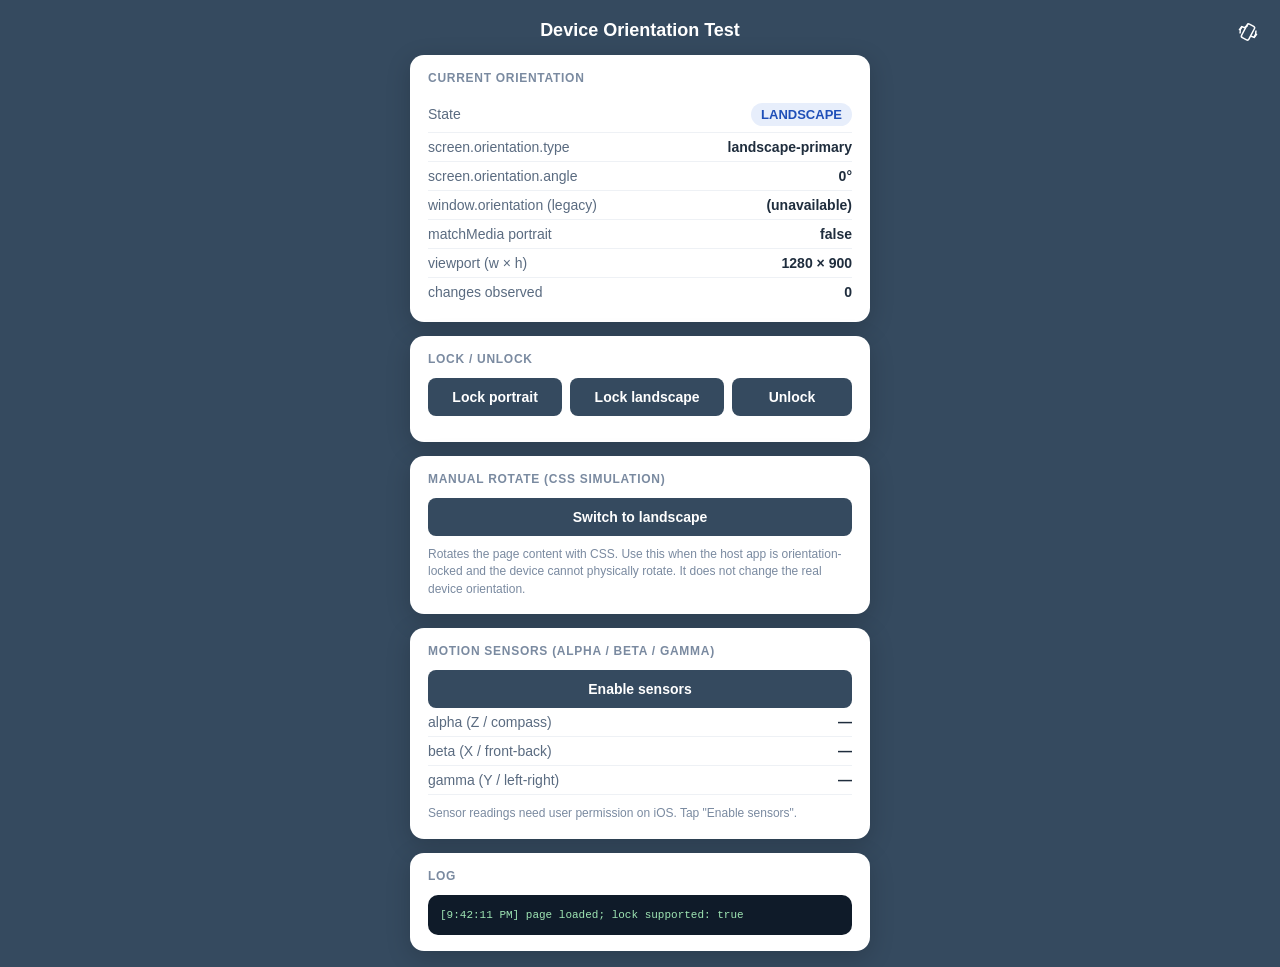
<file: docs/orientation.html>
<!doctype html>
<html lang="en">
<head>
  <meta charset="UTF-8"/>
  <meta name="viewport" content="width=device-width, initial-scale=1.0, user-scalable=no"/>
  <meta name="theme-color" content="#354a5f"/>
  <meta name="apple-mobile-web-app-capable" content="yes"/>
  <meta name="apple-mobile-web-app-title" content="Orientation Test"/>
  <title>Orientation Test</title>
  <style>
    *{box-sizing:border-box;margin:0;padding:0}
    body{font-family:-apple-system,BlinkMacSystemFont,"Segoe UI",sans-serif;background:#354a5f;color:#1f2d3d;min-height:100dvh;padding:16px;display:flex;flex-direction:column;gap:14px;align-items:center}
    h1{color:#fff;font-size:18px;font-weight:700;text-align:center;margin-top:4px}
    .card{background:#fff;border-radius:14px;padding:16px 18px;width:100%;max-width:460px;box-shadow:0 6px 24px rgba(0,0,0,.18)}
    .card h2{font-size:12px;letter-spacing:.06em;text-transform:uppercase;color:#7a8aa0;margin-bottom:12px}
    .row{display:flex;justify-content:space-between;align-items:baseline;padding:6px 0;border-bottom:1px solid #eef1f5;font-size:14px}
    .row:last-child{border-bottom:none}
    .row .k{color:#5a6b80}
    .row .v{font-weight:600;font-variant-numeric:tabular-nums;text-align:right}
    .badge{display:inline-block;padding:4px 10px;border-radius:999px;font-size:13px;font-weight:700}
    .badge.portrait{background:#e6f4ea;color:#1b7a3e}
    .badge.landscape{background:#e7eefb;color:#1f4fb8}
    .btns{display:flex;flex-wrap:wrap;gap:8px}
    button{flex:1 1 auto;min-width:120px;background:#354a5f;color:#fff;border:none;border-radius:8px;padding:11px;font-size:14px;font-weight:600;cursor:pointer}
    button:active{background:#253547}
    button:disabled{background:#aab4c0;cursor:not-allowed}
    .note{font-size:12px;color:#7a8aa0;margin-top:10px;line-height:1.45}
    .ok{color:#1b7a3e}
    .no{color:#c23934}
    #log{background:#0f1b29;color:#9fe6b4;border-radius:10px;padding:12px;font-family:ui-monospace,SFMono-Regular,Menlo,monospace;font-size:11px;line-height:1.5;max-height:160px;overflow:auto;white-space:pre-wrap;word-break:break-word}
    #rot{display:flex;flex-direction:column;gap:14px;align-items:center;width:100%}
    body.css-landscape{overflow:hidden;height:100dvh;padding:0}
    body.css-landscape #rot{position:absolute;top:0;left:100%;transform:rotate(90deg);transform-origin:top left;width:100dvh;height:100vw;padding:16px;overflow-y:auto;-webkit-overflow-scrolling:touch}
    body.css-landscape .card{max-width:none}
    #cornerToggle{position:fixed;z-index:1000;top:10px;right:10px;flex:none;min-width:0;width:44px;height:44px;background:transparent;color:#fff;border:none;display:flex;align-items:center;justify-content:center;cursor:pointer;padding:0}
    #cornerToggle:active{opacity:.6}
    body.css-landscape #cornerToggle{top:auto;left:auto;right:10px;bottom:10px}
  </style>
</head>
<body>
  <button id="cornerToggle" title="Rotate view" aria-label="Rotate view"><svg viewBox="0 0 24 24" width="26" height="26" fill="none" stroke="currentColor" stroke-width="1.4" stroke-linecap="round" stroke-linejoin="round"><rect x="8.2" y="5" width="7.6" height="14" rx="1.6" transform="rotate(28 12 12)"/><line x1="9.6" y1="7.2" x2="11.4" y2="6.3"/><path d="M6.5 7.2a7 7 0 0 0-1.8 5.6"/><polyline points="4.1 9.8 6.3 7.0 9 8.1"/><path d="M17.5 16.8a7 7 0 0 0 1.8-5.6"/><polyline points="19.9 14.2 17.7 17.0 15 15.9"/></svg></button>
  <div id="rot">
  <h1>Device Orientation Test</h1>

  <div class="card">
    <h2>Current orientation</h2>
    <div class="row"><span class="k">State</span><span class="v"><span id="stateBadge" class="badge portrait">—</span></span></div>
    <div class="row"><span class="k">screen.orientation.type</span><span class="v" id="soType">—</span></div>
    <div class="row"><span class="k">screen.orientation.angle</span><span class="v" id="soAngle">—</span></div>
    <div class="row"><span class="k">window.orientation (legacy)</span><span class="v" id="winOri">—</span></div>
    <div class="row"><span class="k">matchMedia portrait</span><span class="v" id="mmPortrait">—</span></div>
    <div class="row"><span class="k">viewport (w × h)</span><span class="v" id="viewport">—</span></div>
    <div class="row"><span class="k">changes observed</span><span class="v" id="changeCount">0</span></div>
  </div>

  <div class="card">
    <h2>Lock / unlock</h2>
    <div class="btns">
      <button id="lockP">Lock portrait</button>
      <button id="lockL">Lock landscape</button>
      <button id="unlock">Unlock</button>
    </div>
    <p class="note" id="lockNote"></p>
  </div>

  <div class="card">
    <h2>Manual rotate (CSS simulation)</h2>
    <div class="btns">
      <button id="cssToggle">Switch to landscape</button>
    </div>
    <p class="note">Rotates the page content with CSS. Use this when the host app is orientation-locked and the device cannot physically rotate. It does not change the real device orientation.</p>
  </div>

  <div class="card">
    <h2>Motion sensors (alpha / beta / gamma)</h2>
    <div class="btns">
      <button id="enableSensors">Enable sensors</button>
    </div>
    <div class="row"><span class="k">alpha (Z / compass)</span><span class="v" id="alpha">—</span></div>
    <div class="row"><span class="k">beta (X / front-back)</span><span class="v" id="beta">—</span></div>
    <div class="row"><span class="k">gamma (Y / left-right)</span><span class="v" id="gamma">—</span></div>
    <p class="note" id="sensorNote">Sensor readings need user permission on iOS. Tap "Enable sensors".</p>
  </div>

  <div class="card">
    <h2>Log</h2>
    <div id="log"></div>
  </div>
  </div>

<script>
  var $ = function (id) { return document.getElementById(id); };
  var changeCount = 0;

  function log(msg) {
    var el = $('log');
    var t = new Date().toLocaleTimeString();
    el.textContent = '[' + t + '] ' + msg + '\n' + el.textContent;
  }

  function render() {
    var so = screen.orientation || {};
    var type = so.type || '(unavailable)';
    var angle = (typeof so.angle === 'number') ? so.angle + '°' : '(unavailable)';
    var isPortrait = window.matchMedia('(orientation: portrait)').matches;

    var badge = $('stateBadge');
    badge.textContent = isPortrait ? 'PORTRAIT' : 'LANDSCAPE';
    badge.className = 'badge ' + (isPortrait ? 'portrait' : 'landscape');

    $('soType').textContent = type;
    $('soAngle').textContent = angle;
    $('winOri').textContent = (typeof window.orientation === 'number')
      ? window.orientation + '°' : '(unavailable)';
    $('mmPortrait').textContent = isPortrait ? 'true' : 'false';
    $('viewport').textContent = window.innerWidth + ' × ' + window.innerHeight;
    $('changeCount').textContent = String(changeCount);
  }

  function onChange(source) {
    changeCount++;
    render();
    var so = screen.orientation || {};
    log('orientation change (' + source + '): ' +
        (so.type || '?') + ' @ ' + (so.angle != null ? so.angle + '°' : '?'));
  }

  if (screen.orientation && screen.orientation.addEventListener) {
    screen.orientation.addEventListener('change', function () { onChange('screen.orientation'); });
  }
  window.addEventListener('orientationchange', function () { onChange('window'); });
  window.addEventListener('resize', render);

  // --- Lock / unlock ---
  function lockSupported() {
    return !!(screen.orientation && typeof screen.orientation.lock === 'function');
  }

  async function doLock(mode) {
    if (!lockSupported()) {
      $('lockNote').innerHTML = '<span class="no">screen.orientation.lock() is not available on this browser/host.</span>';
      log('lock not supported');
      return;
    }
    try {
      await screen.orientation.lock(mode);
      $('lockNote').innerHTML = '<span class="ok">Locked to ' + mode + '.</span>';
      log('locked: ' + mode);
    } catch (err) {
      var m = (err && err.message) ? err.message : String(err);
      $('lockNote').innerHTML = '<span class="no">Lock failed: ' + m +
        '</span><br>Locking usually needs fullscreen and/or an installed PWA.';
      log('lock failed (' + mode + '): ' + m);
    }
  }

  $('lockP').addEventListener('click', function () { doLock('portrait'); });
  $('lockL').addEventListener('click', function () { doLock('landscape'); });
  $('unlock').addEventListener('click', function () {
    if (!lockSupported()) return;
    try {
      screen.orientation.unlock();
      $('lockNote').innerHTML = '<span class="ok">Unlocked.</span>';
      log('unlocked');
    } catch (err) {
      log('unlock failed: ' + ((err && err.message) ? err.message : String(err)));
    }
  });

  if (!lockSupported()) {
    $('lockP').disabled = true;
    $('lockL').disabled = true;
    $('unlock').disabled = true;
    $('lockNote').innerHTML = '<span class="no">screen.orientation.lock() not supported here.</span>';
  }

  // --- Motion sensors ---
  function onDeviceOrientation(e) {
    $('alpha').textContent = e.alpha != null ? e.alpha.toFixed(1) + '°' : '—';
    $('beta').textContent  = e.beta  != null ? e.beta.toFixed(1)  + '°' : '—';
    $('gamma').textContent = e.gamma != null ? e.gamma.toFixed(1) + '°' : '—';
  }

  function attachSensors() {
    window.addEventListener('deviceorientation', onDeviceOrientation);
    $('sensorNote').innerHTML = '<span class="ok">Sensors enabled. Tilt the device.</span>';
    log('deviceorientation listener attached');
  }

  $('enableSensors').addEventListener('click', function () {
    if (typeof DeviceOrientationEvent === 'undefined') {
      $('sensorNote').innerHTML = '<span class="no">DeviceOrientationEvent not available.</span>';
      return;
    }
    // iOS 13+ requires an explicit permission request from a user gesture.
    if (typeof DeviceOrientationEvent.requestPermission === 'function') {
      DeviceOrientationEvent.requestPermission().then(function (state) {
        log('sensor permission: ' + state);
        if (state === 'granted') {
          attachSensors();
        } else {
          $('sensorNote').innerHTML = '<span class="no">Permission ' + state + '.</span>';
        }
      }).catch(function (err) {
        $('sensorNote').innerHTML = '<span class="no">Permission error: ' +
          ((err && err.message) ? err.message : String(err)) + '</span>';
      });
    } else {
      attachSensors();
    }
  });

  // --- Manual CSS rotate (for orientation-locked hosts) ---
  var cssLandscape = false;
  function toggleCssRotate() {
    cssLandscape = !cssLandscape;
    document.body.classList.toggle('css-landscape', cssLandscape);
    $('cssToggle').textContent = cssLandscape ? 'Switch to portrait' : 'Switch to landscape';
    log('CSS rotate: ' + (cssLandscape ? 'landscape' : 'portrait'));
  }
  $('cssToggle').addEventListener('click', toggleCssRotate);
  $('cornerToggle').addEventListener('click', toggleCssRotate);

  render();
  log('page loaded; lock supported: ' + lockSupported());
</script>
</body>
</html>
</file>
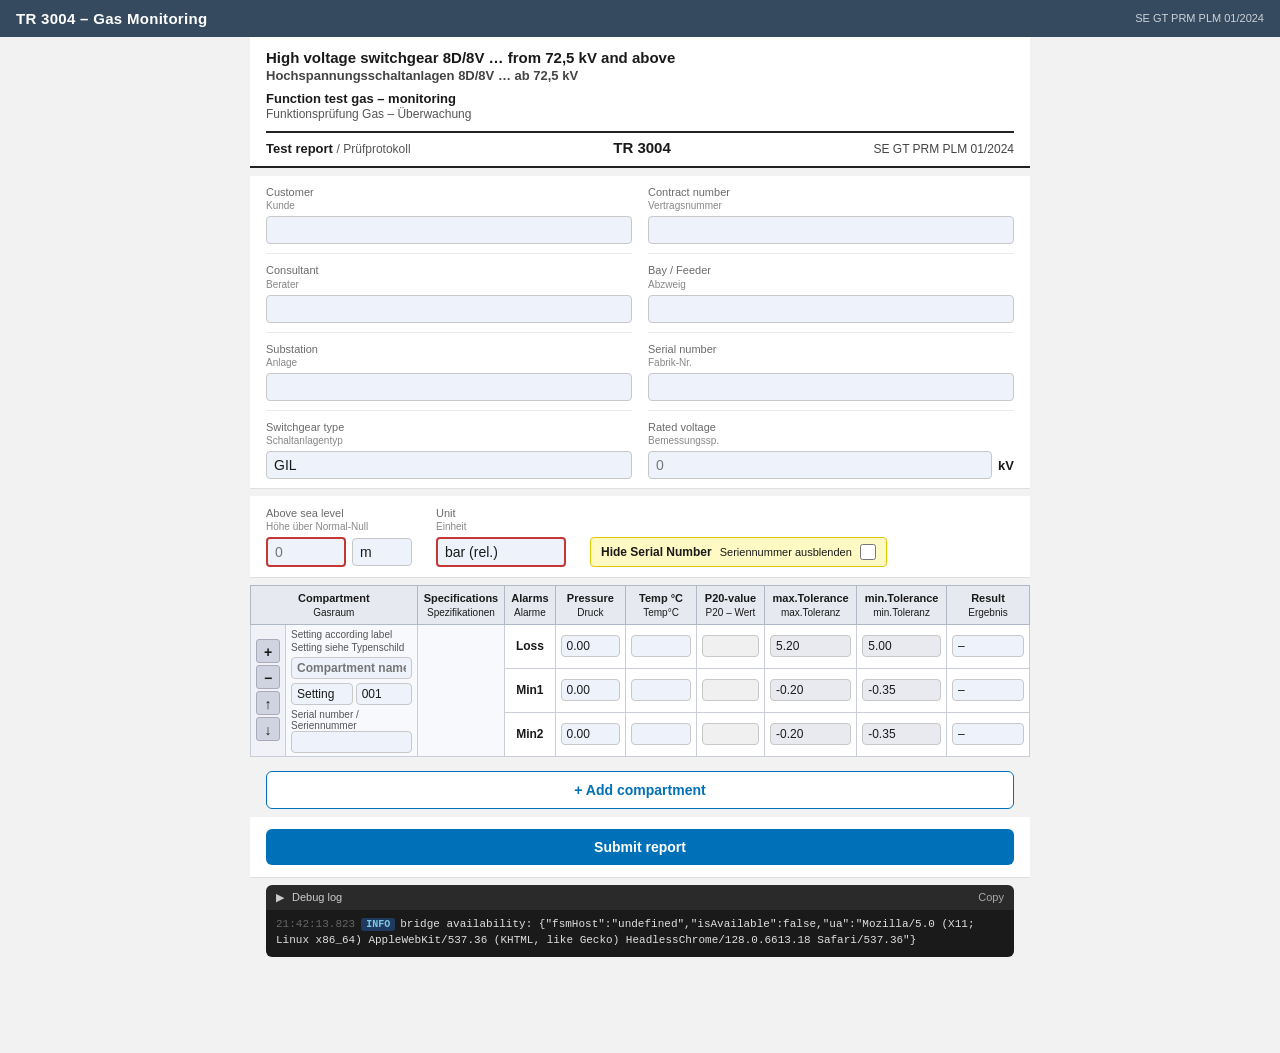
<file: docs/siemens.html>
<!DOCTYPE html>
<html lang="en">
<head>
  <meta charset="UTF-8" />
  <meta name="viewport" content="width=device-width, initial-scale=1, maximum-scale=1, user-scalable=no" />
  <meta name="mobile-web-app-capable" content="yes" />
  <meta name="apple-mobile-web-app-capable" content="yes" />
  <title>TR 3004 – Gas Monitoring</title>
  <style>
    :root {
      --bar: #354a5f;
      --accent: #0070b8;
      --bg: #f2f2f2;
      --card: #fff;
      --label: #6b6b6b;
      --divider: rgba(0,0,0,0.08);
      --red-border: #c23934;
      --yellow-bg: #fff9c4;
      --tol-bg: #e8eaf0;
      --result-ok: #2e844a;
      --result-fail: #c23934;
    }
    *, *::before, *::after { box-sizing: border-box; margin: 0; padding: 0; }
    html, body {
      height: 100%;
      font-family: -apple-system, BlinkMacSystemFont, "Segoe UI", Roboto, sans-serif;
      font-size: 14px;
      background: var(--bg);
      color: #1a1a1a;
      -webkit-font-smoothing: antialiased;
      -webkit-text-size-adjust: 100%;
    }

    /* ── Top bar ── */
    .top-bar {
      position: sticky;
      top: 0;
      z-index: 10;
      background: var(--bar);
      color: #fff;
      display: flex;
      align-items: center;
      justify-content: space-between;
      padding: 10px 16px;
      padding-top: calc(10px + env(safe-area-inset-top));
    }
    .top-bar .title { font-size: 15px; font-weight: 700; letter-spacing: .3px; }
    .top-bar .ref { font-size: 11px; opacity: .75; text-align: right; line-height: 1.4; }

    /* ── Report heading ── */
    .report-heading {
      background: #fff;
      border-bottom: 2px solid #222;
      padding: 12px 16px 10px;
    }
    .report-heading .en { font-size: 15px; font-weight: 700; }
    .report-heading .de { font-size: 13px; font-weight: 700; color: #444; margin-top: 2px; }
    .report-heading .sub-en { font-size: 13px; font-weight: 600; margin-top: 8px; }
    .report-heading .sub-de { font-size: 12px; color: #555; margin-top: 1px; }
    .report-heading .tr-row {
      display: flex;
      align-items: baseline;
      justify-content: space-between;
      border-top: 2px solid #222;
      margin-top: 10px;
      padding-top: 6px;
      gap: 8px;
    }
    .report-heading .tr-label { font-size: 13px; font-weight: 700; }
    .report-heading .tr-label span { font-weight: 400; font-size: 12px; color: #555; }
    .report-heading .tr-code { font-size: 15px; font-weight: 700; }
    .report-heading .tr-ref { font-size: 12px; color: #444; text-align: right; }

    /* ── Page layout ── */
    .page {
      max-width: 780px;
      margin: 0 auto;
      padding: 0 0 80px;
    }

    /* ── Card ── */
    .card {
      background: var(--card);
      border-radius: 0;
      box-shadow: 0 1px 0 var(--divider);
      padding: 0 16px;
      margin-bottom: 8px;
    }
    .card-title {
      font-size: 11px;
      font-weight: 700;
      text-transform: uppercase;
      letter-spacing: .6px;
      color: var(--label);
      padding: 10px 0 6px;
      border-bottom: 1px solid var(--divider);
    }

    /* ── Two-column header grid ── */
    .header-grid {
      display: grid;
      grid-template-columns: 1fr 1fr;
      gap: 0 16px;
    }
    @media (max-width: 500px) {
      .header-grid { grid-template-columns: 1fr; }
    }
    .field {
      padding: 9px 0;
      border-bottom: 1px solid var(--divider);
    }
    .field:last-child { border-bottom: none; }
    .lbl {
      font-size: 11px;
      color: var(--label);
      line-height: 1.3;
      margin-bottom: 4px;
    }
    .lbl .de { display: block; font-size: 10px; opacity: .8; }
    input[type="text"], input[type="number"], select, textarea {
      width: 100%;
      font-size: 14px;
      padding: 5px 7px;
      border: 1px solid #c8c8c8;
      border-radius: 4px;
      background: #eef2fb;
      color: #1a1a1a;
      appearance: none;
      -webkit-appearance: none;
    }
    input[type="text"]:focus, input[type="number"]:focus, select:focus, textarea:focus {
      outline: 2px solid var(--accent);
      outline-offset: -1px;
    }
    .inline-row {
      display: flex;
      align-items: center;
      gap: 6px;
    }
    .inline-row input, .inline-row select { flex: 1; }
    .unit-label { font-size: 13px; font-weight: 600; white-space: nowrap; }

    /* ── Conditions bar ── */
    .conditions-card {
      background: var(--card);
      box-shadow: 0 1px 0 var(--divider);
      padding: 10px 16px;
      margin-bottom: 8px;
      display: flex;
      flex-wrap: wrap;
      gap: 12px 24px;
      align-items: flex-end;
    }
    .cond-group { display: flex; flex-direction: column; gap: 4px; }
    .cond-group .lbl { margin-bottom: 0; }
    .cond-group .inline-row input[type="number"] { width: 80px; }
    .red-border input { border-color: var(--red-border) !important; border-width: 2px !important; }
    .highlighted select { border-color: var(--red-border) !important; border-width: 2px !important; }
    .hide-sn-label {
      display: flex;
      align-items: center;
      gap: 8px;
      background: var(--yellow-bg);
      border: 1px solid #e0c800;
      border-radius: 4px;
      padding: 6px 10px;
      font-size: 12px;
      font-weight: 600;
      cursor: pointer;
      white-space: nowrap;
    }
    .hide-sn-label .de { font-weight: 400; display: block; font-size: 11px; }
    .hide-sn-label input[type="checkbox"] {
      width: 16px; height: 16px;
      flex-shrink: 0;
      border: 1px solid #888;
      background: #fff;
      border-radius: 2px;
      appearance: auto;
      -webkit-appearance: auto;
    }

    /* ── Compartments table ── */
    .table-wrapper {
      overflow-x: auto;
      margin-bottom: 8px;
      background: var(--card);
    }
    table.gas-table {
      border-collapse: collapse;
      width: 100%;
      min-width: 680px;
      font-size: 12px;
    }
    .gas-table th {
      background: #e6e9ef;
      border: 1px solid #b0b8c8;
      padding: 5px 6px;
      text-align: center;
      font-size: 11px;
      font-weight: 700;
      line-height: 1.3;
      white-space: nowrap;
    }
    .gas-table th .de { font-weight: 400; display: block; font-size: 10px; }
    .gas-table td {
      border: 1px solid #c8cdd8;
      padding: 3px 5px;
      vertical-align: middle;
    }
    .gas-table input[type="number"], .gas-table input[type="text"], .gas-table select {
      font-size: 12px;
      padding: 3px 5px;
      min-width: 56px;
      background: #eef2fb;
    }
    .gas-table input.tol { background: var(--tol-bg); min-width: 52px; }
    .gas-table input.p20-val { background: #f0f0f0; color: #555; min-width: 52px; }
    .gas-table .alarm-cell { text-align: center; font-weight: 700; white-space: nowrap; }
    .gas-table .result-cell select { min-width: 72px; }
    .gas-table .result-ok { background: #d4edda; }
    .gas-table .result-fail { background: #f8d7da; }

    /* Compartment left cell */
    .comp-ctrl-cell {
      vertical-align: middle;
      text-align: center;
      background: #f0f2f8;
      padding: 4px 3px;
      white-space: nowrap;
    }
    .comp-ctrl-cell .ctrl-btn {
      display: block;
      width: 24px;
      height: 24px;
      line-height: 24px;
      text-align: center;
      margin: 2px auto;
      font-size: 14px;
      font-weight: 700;
      background: #d0d4e0;
      border: 1px solid #aab;
      border-radius: 3px;
      cursor: pointer;
      user-select: none;
    }
    .comp-ctrl-cell .ctrl-btn:active { background: #b0b8cc; }

    .comp-info-cell {
      vertical-align: top;
      min-width: 130px;
      background: #f8f9fc;
    }
    .comp-info-cell .setting-label {
      font-size: 10px;
      color: #555;
      margin-bottom: 3px;
      line-height: 1.3;
    }
    .comp-info-cell .setting-row {
      display: flex;
      gap: 3px;
      margin-bottom: 4px;
    }
    .comp-info-cell .setting-row select { flex: 1; min-width: 60px; }
    .comp-info-cell .setting-row input { width: 46px; flex-shrink: 0; }
    .comp-info-cell .sn-row { margin-top: 2px; }
    .comp-info-cell .sn-row .sn-label { font-size: 10px; color: #555; }
    .comp-name-input { width: 100%; font-size: 12px; font-weight: 600; margin-bottom: 4px; }

    /* Hide serial number */
    body.hide-serial .sn-row { display: none; }

    /* ── Buttons ── */
    .btn {
      display: inline-flex;
      align-items: center;
      justify-content: center;
      padding: 10px 18px;
      border-radius: 6px;
      font-size: 14px;
      font-weight: 600;
      border: none;
      cursor: pointer;
      background: var(--accent);
      color: #fff;
      -webkit-tap-highlight-color: transparent;
    }
    .btn:active { opacity: .85; }
    .btn.secondary { background: #e0e4ea; color: #1a1a1a; }
    .btn.add-comp { background: #fff; border: 1px solid var(--accent); color: var(--accent); width: 100%; margin: 6px 0 4px; }

    /* ── Submit area ── */
    .submit-area {
      padding: 12px 16px;
      background: var(--card);
      box-shadow: 0 1px 0 var(--divider);
      margin-bottom: 8px;
    }
    .submit-area .btn { width: 100%; }

    .result-panel {
      display: none;
      margin-top: 10px;
      padding: 10px 12px;
      background: #f0f8f0;
      border: 1px solid #9ec;
      border-radius: 6px;
      font-size: 11px;
      font-family: monospace;
      white-space: pre-wrap;
      word-break: break-all;
      max-height: 260px;
      overflow-y: auto;
    }
    .result-panel.error { background: #fff0f0; border-color: #f9a; }
    .result-panel.show { display: block; }

    /* ── Debug log ── */
    .dbg-wrap {
      margin: 8px 16px 16px;
      border-radius: 6px;
      overflow: hidden;
      font-size: 11px;
    }
    .dbg-head {
      display: flex;
      align-items: center;
      background: #2a2a2a;
      color: #ccc;
      padding: 6px 10px;
      cursor: pointer;
      user-select: none;
      gap: 8px;
    }
    .dbg-head .dbg-toggle { font-family: monospace; }
    .dbg-head .dbg-copy { margin-left: auto; font-size: 11px; color: #aaa; cursor: pointer; }
    .dbg-body {
      background: #1a1a1a;
      color: #e0e0e0;
      max-height: 200px;
      overflow-y: auto;
      padding: 6px 10px;
      font-family: monospace;
    }
    .dbg-wrap.collapsed .dbg-body { display: none; }
    .dbg-entry { margin-bottom: 2px; line-height: 1.5; }
    .dbg-time { color: #666; margin-right: 6px; }
    .dbg-tag { padding: 1px 5px; border-radius: 3px; margin-right: 5px; font-size: 10px; font-weight: 700; text-transform: uppercase; }
    .dbg-tag.info  { background: #1e3a5f; color: #7ec8e3; }
    .dbg-tag.send  { background: #0d3d2a; color: #5dd39e; }
    .dbg-tag.recv  { background: #3a2a00; color: #ffc94a; }
    .dbg-tag.warn  { background: #3a2a00; color: #ffc94a; }
    .dbg-tag.error { background: #4a1010; color: #f88; }
  </style>
</head>
<body>

  <div class="top-bar">
    <div class="title">TR 3004 – Gas Monitoring</div>
    <div class="ref">SE GT PRM PLM 01/2024</div>
  </div>

  <div class="page">

    <!-- Report heading -->
    <div class="report-heading">
      <div class="en">High voltage switchgear 8D/8V … from 72,5 kV and above</div>
      <div class="de">Hochspannungsschaltanlagen 8D/8V … ab 72,5 kV</div>
      <div class="sub-en">Function test gas – monitoring</div>
      <div class="sub-de">Funktionsprüfung Gas – Überwachung</div>
      <div class="tr-row">
        <div>
          <span class="tr-label">Test report <span>/ Prüfprotokoll</span></span>
        </div>
        <div class="tr-code">TR 3004</div>
        <div class="tr-ref">SE GT PRM PLM 01/2024</div>
      </div>
    </div>

    <!-- Header fields -->
    <div class="card" style="margin-top:8px;">
      <div class="header-grid">
        <!-- Left column -->
        <div>
          <div class="field">
            <div class="lbl">Customer <span class="de">Kunde</span></div>
            <input type="text" id="h_customer" placeholder="" />
          </div>
          <div class="field">
            <div class="lbl">Consultant <span class="de">Berater</span></div>
            <input type="text" id="h_consultant" placeholder="" />
          </div>
          <div class="field">
            <div class="lbl">Substation <span class="de">Anlage</span></div>
            <input type="text" id="h_substation" placeholder="" />
          </div>
          <div class="field" style="border-bottom:none;">
            <div class="lbl">Switchgear type <span class="de">Schaltanlagentyp</span></div>
            <select id="h_sgtype">
              <option>GIL</option>
              <option>8DA</option>
              <option>8DB</option>
              <option>8DH</option>
              <option>8DJH</option>
              <option>Other</option>
            </select>
          </div>
        </div>
        <!-- Right column -->
        <div>
          <div class="field">
            <div class="lbl">Contract number <span class="de">Vertragsnummer</span></div>
            <input type="text" id="h_contract" placeholder="" />
          </div>
          <div class="field">
            <div class="lbl">Bay / Feeder <span class="de">Abzweig</span></div>
            <input type="text" id="h_bay" placeholder="" />
          </div>
          <div class="field">
            <div class="lbl">Serial number <span class="de">Fabrik-Nr.</span></div>
            <input type="text" id="h_serial" placeholder="" />
          </div>
          <div class="field" style="border-bottom:none;">
            <div class="lbl">Rated voltage <span class="de">Bemessungssp.</span></div>
            <div class="inline-row">
              <input type="number" id="h_voltage" inputmode="decimal" placeholder="0" min="0" step="0.1" />
              <span class="unit-label">kV</span>
            </div>
          </div>
        </div>
      </div>
    </div>

    <!-- Measurement conditions -->
    <div class="conditions-card">
      <div class="cond-group red-border">
        <div class="lbl">Above sea level <span class="de">Höhe über Normal-Null</span></div>
        <div class="inline-row">
          <input type="number" id="c_altitude" inputmode="decimal" placeholder="0" min="0" />
          <select id="c_alt_unit" style="width:60px;">
            <option>m</option>
            <option>ft</option>
          </select>
        </div>
      </div>
      <div class="cond-group highlighted">
        <div class="lbl">Unit <span class="de">Einheit</span></div>
        <select id="c_unit" style="width:130px;">
          <option>bar (rel.)</option>
          <option>bar (abs.)</option>
          <option>MPa</option>
          <option>psi (rel.)</option>
        </select>
      </div>
      <div class="cond-group">
        <label class="hide-sn-label">
          Hide Serial Number
          <span class="de">Seriennummer ausblenden</span>
          <input type="checkbox" id="c_hide_sn" />
        </label>
      </div>
    </div>

    <!-- Compartments table -->
    <div class="table-wrapper">
      <table class="gas-table" id="gasTable">
        <thead>
          <tr>
            <th colspan="2">Compartment <span class="de">Gasraum</span></th>
            <th>Specifications <span class="de">Spezifikationen</span></th>
            <th>Alarms <span class="de">Alarme</span></th>
            <th>Pressure <span class="de">Druck</span></th>
            <th>Temp °C <span class="de">Temp°C</span></th>
            <th>P20-value <span class="de">P20 – Wert</span></th>
            <th>max.Tolerance <span class="de">max.Toleranz</span></th>
            <th>min.Tolerance <span class="de">min.Toleranz</span></th>
            <th>Result <span class="de">Ergebnis</span></th>
          </tr>
        </thead>
        <tbody id="gasBody"></tbody>
      </table>
    </div>

    <div style="padding: 0 16px 4px;">
      <button class="btn add-comp" id="btnAddComp">+ Add compartment</button>
    </div>

    <!-- Submit -->
    <div class="submit-area">
      <button class="btn" id="btnSubmit">Submit report</button>
      <div class="result-panel" id="resultPanel"></div>
    </div>

    <!-- Debug log -->
    <div class="dbg-wrap" id="dbgWrap">
      <div class="dbg-head" id="dbgHead">
        <span class="dbg-toggle">▶</span>
        <span>Debug log</span>
        <span class="dbg-copy" id="dbgCopy">Copy</span>
      </div>
      <div class="dbg-body" id="dbgBody"></div>
    </div>

  </div><!-- .page -->

  <script>
    const $ = id => document.getElementById(id);

    // ── Debug log ──────────────────────────────────────────────────────────────
    const dbg = (function () {
      const entries = [];
      function render() {
        const el = $("dbgBody");
        if (!el) return;
        el.innerHTML = entries.map(e =>
          `<div class="dbg-entry"><span class="dbg-time">${e.time}</span>` +
          `<span class="dbg-tag ${e.tag}">${e.tag}</span>${e.msg}</div>`
        ).join("");
        el.scrollTop = el.scrollHeight;
      }
      function add(tag, msg, obj) {
        if (obj !== undefined) {
          let s;
          try { s = typeof obj === "string" ? obj : JSON.stringify(obj); }
          catch (err) { s = "[unserializable: " + err.message + "]"; }
          msg += " " + s;
        }
        entries.push({ time: new Date().toISOString().slice(11, 23), tag, msg });
        render();
      }
      $("dbgHead").addEventListener("click", (e) => {
        if (e.target.id === "dbgCopy") return;
        $("dbgWrap").classList.toggle("collapsed");
        $("dbgWrap").querySelector(".dbg-toggle").textContent =
          $("dbgWrap").classList.contains("collapsed") ? "▶" : "▼";
      });
      $("dbgCopy").addEventListener("click", () => {
        const text = entries.map(e => `${e.time} ${e.tag.toUpperCase()} ${e.msg}`).join("\n");
        navigator.clipboard ? navigator.clipboard.writeText(text) : document.execCommand("copy");
      });
      return {
        info:  (m, o) => add("info", m, o),
        send:  (m, o) => add("send", m, o),
        recv:  (m, o) => add("recv", m, o),
        warn:  (m, o) => add("warn", m, o),
        error: (m, o) => add("error", m, o),
      };
    })();

    // ── FSM bridge ─────────────────────────────────────────────────────────────
    const fsmBridge = {
      isAvailable: !!(window.fsmHost && typeof window.fsmHost.postMessage === "function"),
      send(command, payload) {
        if (!this.isAvailable) {
          dbg.warn("send skipped — bridge unavailable:", command);
          return Promise.resolve(null);
        }
        return new Promise((resolve) => {
          const reqId = "req-" + Date.now() + "-" + Math.random().toString(36).slice(2, 8);
          let done = false;
          const finish = (detail) => {
            if (done) return;
            done = true;
            clearTimeout(timer);
            window.removeEventListener("fsmHostResponse", handler);
            resolve(detail);
          };
          const handler = (e) => {
            const d = e && e.detail;
            if (!d) return;
            const matches = d.requestId === reqId || (d.success === false && d.requestId == null);
            if (!matches) return;
            if (d.success === false) dbg.error("error response " + command + " (" + reqId + "):", d.error || d);
            else dbg.recv("response " + command + " (" + reqId + "):", d);
            finish(d);
          };
          const timer = setTimeout(() => {
            if (done) return;
            window.removeEventListener("fsmHostResponse", handler);
            done = true;
            dbg.error("timeout after 8s — no response for " + command + " (" + reqId + ")");
            resolve(null);
          }, 8000);
          window.addEventListener("fsmHostResponse", handler);
          try {
            const msg = JSON.stringify({ apiVersion: 1, requestId: reqId, command, payload: payload || {} });
            dbg.send("post " + command + " (" + reqId + "):", msg);
            window.fsmHost.postMessage(msg);
          } catch (err) {
            done = true;
            clearTimeout(timer);
            window.removeEventListener("fsmHostResponse", handler);
            dbg.error("postMessage threw for " + command + ":", err.message);
            resolve({ success: false, error: { code: "POST_FAILED", message: err.message } });
          }
        });
      },
    };

    dbg.info("bridge availability:", {
      fsmHost: typeof window.fsmHost,
      isAvailable: fsmBridge.isAvailable,
      ua: navigator.userAgent,
    });

    window.addEventListener("fsmHostResponse", (e) => {
      dbg.recv("fsmHostResponse event:", e && e.detail);
    });

    // ── Compartment state ──────────────────────────────────────────────────────
    // Each compartment: { id, name, setting, settingNum, serial, rows: [{ alarm, pressure, temp, maxTol, minTol, result }] }
    let nextId = 1;

    function makeCompartment() {
      return {
        id: nextId++,
        name: "",
        setting: "Setting",
        settingNum: "001",
        serial: "",
        rows: [
          { alarm: "Loss", pressure: "0,00", temp: "", maxTol: "5,20",  minTol: "5,00",  result: "" },
          { alarm: "Min1", pressure: "0,00", temp: "", maxTol: "-0,20", minTol: "-0,35", result: "" },
          { alarm: "Min2", pressure: "0,00", temp: "", maxTol: "-0,20", minTol: "-0,35", result: "" },
        ],
      };
    }

    let compartments = [makeCompartment()];

    // ── P20 calculation ────────────────────────────────────────────────────────
    function calcP20(pressure, temp) {
      const p = parseFloat(String(pressure).replace(",", "."));
      const t = parseFloat(String(temp).replace(",", "."));
      if (isNaN(p) || isNaN(t)) return "";
      const p20 = p * (293.15 / (273.15 + t));
      return p20.toFixed(2).replace(".", ",");
    }

    // ── Table rendering ────────────────────────────────────────────────────────
    function renderTable() {
      const tbody = $("gasBody");
      tbody.innerHTML = "";

      compartments.forEach((comp, ci) => {
        comp.rows.forEach((row, ri) => {
          const tr = document.createElement("tr");

          // Column 1: controls (rowspan 3, only on first row)
          if (ri === 0) {
            const ctrlTd = document.createElement("td");
            ctrlTd.className = "comp-ctrl-cell";
            ctrlTd.rowSpan = 3;
            ctrlTd.innerHTML =
              `<span class="ctrl-btn" data-action="add" data-ci="${ci}">+</span>` +
              `<span class="ctrl-btn" data-action="remove" data-ci="${ci}">−</span>` +
              `<span class="ctrl-btn" data-action="up" data-ci="${ci}">↑</span>` +
              `<span class="ctrl-btn" data-action="down" data-ci="${ci}">↓</span>`;
            tr.appendChild(ctrlTd);

            // Column 2: compartment info (rowspan 3)
            const infoTd = document.createElement("td");
            infoTd.className = "comp-info-cell";
            infoTd.rowSpan = 3;
            infoTd.innerHTML =
              `<div class="setting-label">Setting according label<br><span style="font-weight:400">Setting siehe Typenschild</span></div>` +
              `<input class="comp-name-input" type="text" placeholder="Compartment name" data-ci="${ci}" data-field="name" value="${escVal(comp.name)}" />` +
              `<div class="setting-row">` +
                `<select data-ci="${ci}" data-field="setting">` +
                  `<option${comp.setting === "Setting" ? " selected" : ""}>Setting</option>` +
                  `<option${comp.setting === "Custom" ? " selected" : ""}>Custom</option>` +
                `</select>` +
                `<input type="text" inputmode="numeric" maxlength="3" data-ci="${ci}" data-field="settingNum" value="${escVal(comp.settingNum)}" placeholder="001" />` +
              `</div>` +
              `<div class="sn-row">` +
                `<div class="sn-label">Serial number / Seriennummer</div>` +
                `<input type="text" data-ci="${ci}" data-field="serial" value="${escVal(comp.serial)}" placeholder="" />` +
              `</div>`;
            tr.appendChild(infoTd);
          }

          // Column 3: specifications (rowspan 3, only on first row — blank for now)
          if (ri === 0) {
            const specTd = document.createElement("td");
            specTd.rowSpan = 3;
            specTd.style.background = "#f8f9fc";
            specTd.style.fontSize = "11px";
            specTd.style.color = "#555";
            specTd.style.padding = "4px 6px";
            specTd.textContent = "";
            tr.appendChild(specTd);
          }

          // Column 4: alarm name
          const alarmTd = document.createElement("td");
          alarmTd.className = "alarm-cell";
          alarmTd.textContent = row.alarm;
          tr.appendChild(alarmTd);

          // Column 5: pressure
          const presTd = document.createElement("td");
          const presInput = document.createElement("input");
          presInput.type = "number";
          presInput.step = "0.01";
          presInput.placeholder = "0,00";
          presInput.value = row.pressure ? row.pressure.replace(",", ".") : "";
          presInput.dataset.ci = ci;
          presInput.dataset.ri = ri;
          presInput.dataset.field = "pressure";
          presTd.appendChild(presInput);
          tr.appendChild(presTd);

          // Column 6: temp
          const tempTd = document.createElement("td");
          const tempInput = document.createElement("input");
          tempInput.type = "number";
          tempInput.step = "0.1";
          tempInput.placeholder = "";
          tempInput.value = row.temp ? row.temp.replace(",", ".") : "";
          tempInput.dataset.ci = ci;
          tempInput.dataset.ri = ri;
          tempInput.dataset.field = "temp";
          tempTd.appendChild(tempInput);
          tr.appendChild(tempTd);

          // Column 7: P20 (computed, read-only)
          const p20Td = document.createElement("td");
          const p20Input = document.createElement("input");
          p20Input.type = "text";
          p20Input.className = "p20-val";
          p20Input.readOnly = true;
          p20Input.tabIndex = -1;
          p20Input.value = calcP20(row.pressure, row.temp);
          p20Input.id = `p20_${comp.id}_${ri}`;
          p20Td.appendChild(p20Input);
          tr.appendChild(p20Td);

          // Column 8: max tolerance
          const maxTd = document.createElement("td");
          const maxInput = document.createElement("input");
          maxInput.type = "number";
          maxInput.step = "0.01";
          maxInput.className = "tol";
          maxInput.value = row.maxTol ? row.maxTol.replace(",", ".") : "";
          maxInput.dataset.ci = ci;
          maxInput.dataset.ri = ri;
          maxInput.dataset.field = "maxTol";
          maxTd.appendChild(maxInput);
          tr.appendChild(maxTd);

          // Column 9: min tolerance
          const minTd = document.createElement("td");
          const minInput = document.createElement("input");
          minInput.type = "number";
          minInput.step = "0.01";
          minInput.className = "tol";
          minInput.value = row.minTol ? row.minTol.replace(",", ".") : "";
          minInput.dataset.ci = ci;
          minInput.dataset.ri = ri;
          minInput.dataset.field = "minTol";
          minTd.appendChild(minInput);
          tr.appendChild(minTd);

          // Column 10: result
          const resTd = document.createElement("td");
          resTd.className = "result-cell";
          const resSelect = document.createElement("select");
          resSelect.dataset.ci = ci;
          resSelect.dataset.ri = ri;
          resSelect.dataset.field = "result";
          ["", "OK", "Fail", "N/A"].forEach(opt => {
            const o = document.createElement("option");
            o.value = opt;
            o.textContent = opt || "–";
            if (row.result === opt) o.selected = true;
            resSelect.appendChild(o);
          });
          updateResultStyle(resTd, row.result);
          resTd.appendChild(resSelect);
          tr.appendChild(resTd);

          tbody.appendChild(tr);
        });
      });
    }

    function escVal(v) {
      return String(v || "").replace(/"/g, "&quot;").replace(/</g, "&lt;");
    }

    function updateResultStyle(td, val) {
      td.classList.toggle("result-ok", val === "OK");
      td.classList.toggle("result-fail", val === "Fail");
    }

    // ── Table event delegation ─────────────────────────────────────────────────
    $("gasBody").addEventListener("input", (e) => {
      const el = e.target;
      const ci = el.dataset.ci !== undefined ? parseInt(el.dataset.ci) : null;
      const ri = el.dataset.ri !== undefined ? parseInt(el.dataset.ri) : null;
      const field = el.dataset.field;
      if (ci === null || !field) return;

      const comp = compartments[ci];
      if (!comp) return;

      if (ri !== null && ri >= 0) {
        // Row-level field
        comp.rows[ri][field] = el.value;

        // Recompute P20 when pressure or temp changes
        if (field === "pressure" || field === "temp") {
          const row = comp.rows[ri];
          const p20El = $(`p20_${comp.id}_${ri}`);
          if (p20El) p20El.value = calcP20(row.pressure, row.temp);
        }

        // Update result cell style without re-render
        if (field === "result") {
          const td = el.closest("td");
          updateResultStyle(td, el.value);
        }
      } else {
        // Compartment-level field
        comp[field] = el.value;
      }
    });

    $("gasBody").addEventListener("click", (e) => {
      const btn = e.target.closest(".ctrl-btn");
      if (!btn) return;
      const ci = parseInt(btn.dataset.ci);
      const action = btn.dataset.action;

      if (action === "add") {
        compartments.splice(ci + 1, 0, makeCompartment());
      } else if (action === "remove") {
        if (compartments.length === 1) return; // keep at least one
        compartments.splice(ci, 1);
      } else if (action === "up") {
        if (ci === 0) return;
        [compartments[ci - 1], compartments[ci]] = [compartments[ci], compartments[ci - 1]];
      } else if (action === "down") {
        if (ci === compartments.length - 1) return;
        [compartments[ci], compartments[ci + 1]] = [compartments[ci + 1], compartments[ci]];
      }

      renderTable();
    });

    // ── Add compartment button ─────────────────────────────────────────────────
    $("btnAddComp").addEventListener("click", () => {
      compartments.push(makeCompartment());
      renderTable();
    });

    // ── Hide serial number ─────────────────────────────────────────────────────
    $("c_hide_sn").addEventListener("change", (e) => {
      document.body.classList.toggle("hide-serial", e.target.checked);
    });

    // ── Submit ─────────────────────────────────────────────────────────────────
    $("btnSubmit").addEventListener("click", () => {
      const customer = $("h_customer").value.trim();
      const problems = [];
      if (!customer) problems.push("Customer name is required.");
      if (!$("h_contract").value.trim()) problems.push("Contract number is required.");
      if (!$("c_altitude").value) problems.push("Altitude (above sea level) is required.");

      const panel = $("resultPanel");

      if (problems.length) {
        panel.textContent = "Cannot submit:\n– " + problems.join("\n– ");
        panel.className = "result-panel error show";
        return;
      }

      const payload = {
        reportRef: "TR 3004",
        revision: "SE GT PRM PLM 01/2024",
        header: {
          customer,
          consultant:     $("h_consultant").value.trim(),
          substation:     $("h_substation").value.trim(),
          switchgearType: $("h_sgtype").value,
          contractNumber: $("h_contract").value.trim(),
          bayFeeder:      $("h_bay").value.trim(),
          serialNumber:   $("h_serial").value.trim(),
          ratedVoltageKV: $("h_voltage").value ? parseFloat($("h_voltage").value) : null,
        },
        conditions: {
          altitudeAboveSeaLevel: parseFloat($("c_altitude").value),
          altitudeUnit: $("c_alt_unit").value,
          pressureUnit: $("c_unit").value,
        },
        compartments: compartments.map(comp => ({
          name:       comp.name,
          setting:    comp.setting,
          settingNum: comp.settingNum,
          serial:     comp.serial,
          rows: comp.rows.map(row => ({
            alarm:    row.alarm,
            pressure: parseFloat(String(row.pressure).replace(",", ".")) || 0,
            tempC:    row.temp !== "" ? parseFloat(String(row.temp).replace(",", ".")) : null,
            p20:      calcP20(row.pressure, row.temp),
            maxTol:   parseFloat(String(row.maxTol).replace(",", ".")) || 0,
            minTol:   parseFloat(String(row.minTol).replace(",", ".")) || 0,
            result:   row.result,
          })),
        })),
      };

      panel.textContent = JSON.stringify(payload, null, 2);
      panel.className = "result-panel show";

      if (fsmBridge.isAvailable) {
        const activity = {
          subject: "TR 3004 – " + customer,
          remarks: JSON.stringify(payload),
        };
        fsmBridge.send("ACTIVITY_SAVE", activity).then((res) => {
          if (res && res.success === false) dbg.error("ACTIVITY_SAVE failed:", res.error || res);
          else if (res) dbg.info("ACTIVITY_SAVE ok:", res.payload);
        });
      }
    });

    // ── Init ───────────────────────────────────────────────────────────────────
    renderTable();
  </script>
</body>
</html>
</file>
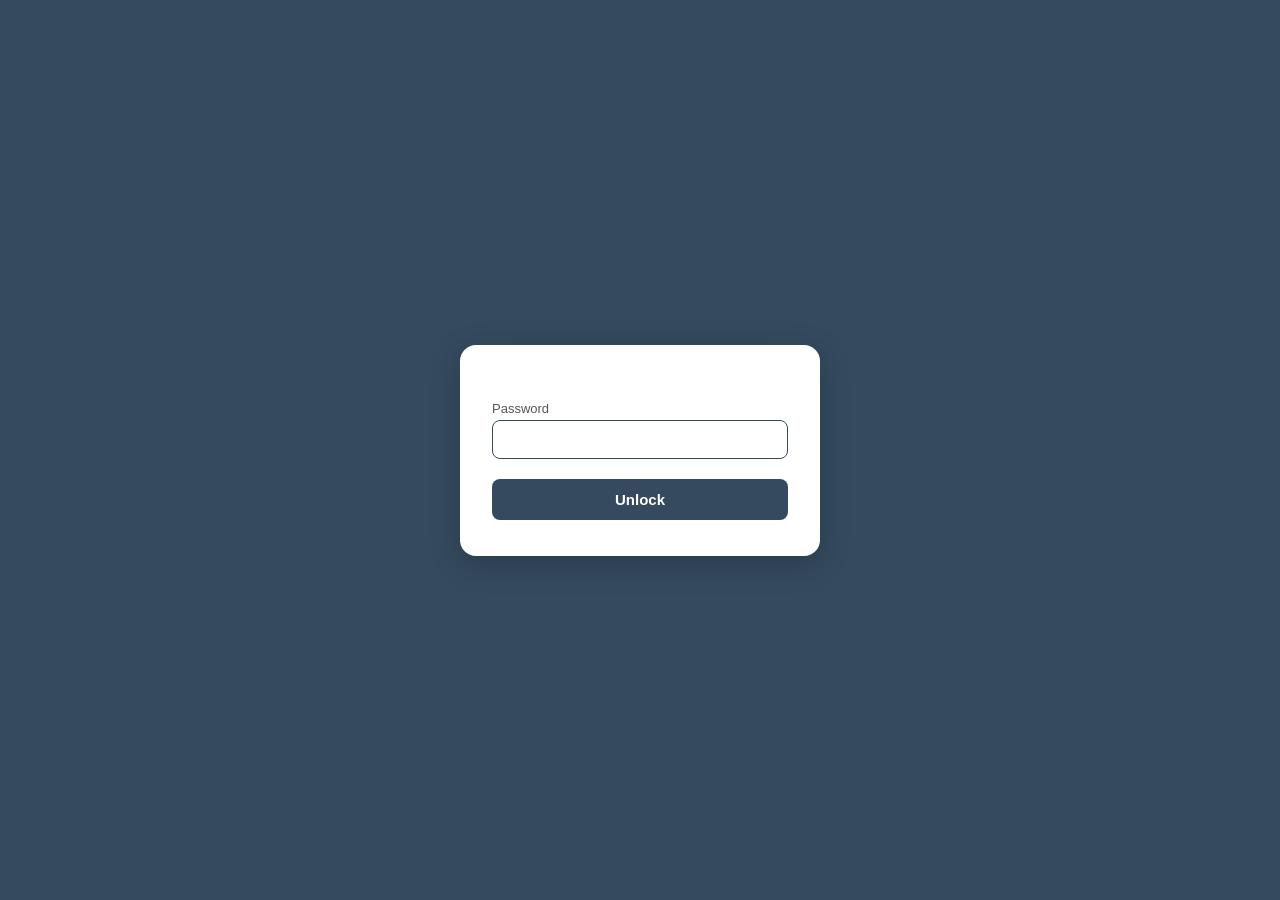
<file: docs/stocks.html>
<!doctype html>
<html lang="en">
<head>
  <meta charset="UTF-8"/>
  <meta name="viewport" content="width=device-width, initial-scale=1.0, user-scalable=no"/>
  <title>Stock Prices</title>
  <style>
    *{box-sizing:border-box;margin:0;padding:0}
    body{font-family:-apple-system,BlinkMacSystemFont,"Segoe UI",sans-serif;background:#354a5f;min-height:100dvh;display:flex;align-items:center;justify-content:center}
    .box{background:#fff;border-radius:16px;padding:36px 32px;width:100%;max-width:360px;box-shadow:0 8px 32px rgba(0,0,0,.2);display:flex;flex-direction:column;gap:20px}
    h1{font-size:20px;font-weight:700;color:#354a5f;text-align:center}
    label{font-size:13px;color:#555;margin-bottom:4px;display:block}
    input[type=password]{width:100%;padding:10px 14px;border:1px solid #ccc;border-radius:8px;font-size:15px;outline:none}
    input[type=password]:focus{border-color:#354a5f}
    button{background:#354a5f;color:#fff;border:none;border-radius:8px;padding:12px;font-size:15px;font-weight:600;cursor:pointer}
    button:active{background:#253547}
    .err{font-size:13px;color:#c23934;text-align:center;display:none}
  </style>
</head>
<body>
<div class="box">
  <h1></h1>
  <form id="f" autocomplete="on">
    <label for="pw">Password</label>
    <input id="pw" type="password" name="password" autocomplete="current-password" autofocus/>
  </form>
  <button onclick="unlock()">Unlock</button>
  <p class="err" id="err">Incorrect password.</p>
</div>
<script>
  const SALT = Uint8Array.from(atob('VwxeUO/akaNb+cW7WW4qdg=='), c => c.charCodeAt(0));
  const IV   = Uint8Array.from(atob('qRUQB1K5FcjkkiuF'),   c => c.charCodeAt(0));
  const CT   = Uint8Array.from(atob('vddC3f8C+hIgQV+hrE1S/B3SuII3u4tl6RkphSKzUGf1MVX119DQRnOB4VAa7GLlm5QEfx7463ZULzNclbTObzDHPx9Dp+VU9IrmnzAMXNbQSxBH8W45qQWnVM1q9wFaZfWjRAxtiLzBGv9fKKkT3wwK2egrFw4om4jWanM055RJSIEuKs/hMWCWPeAek4BcYzBCVWyDtpPDPGO1PwlIMNcPZTOiRrrOKC6HSeDAbcrLBbH7U2gUm3b983tHqvG9h/UHUJ65PO2XrGolzUUb94Gq+BBl5vlJ2bZ0cmVXKpv8gzT5R3MtA6nrtCJ5/xlAxZGjWscM/UV9PMsbCtThYopRAbcbl5813SKGpJJhYn2zn59UhRSmrFAF5mq3Q89q3bxpY97oQAVtsuxR72+NEIujwXYPxWURB/21gLS0bTyPv0SnH9heU4cArASfxLe/y/saFFaMqLDZHmqln/ihytKbNvBnSSUOpp3N/QzhRGp4u/[base64]/jz+C9hJHlJ7778k8Hhjs/G3UVYSbx4nFVjOxomdqjFwdD4zk0KbJ3rV+K7OwXlcEB4NjzeN1MN9iOxkIdhNQJArv56/7GEXP9vHMd+jENquz3TS7+l55QZ9E7JwFkMhfjJ96KAJwC0z74nwfFMd7wnEcQvpAvGGFymRPS9mLEmD/1WjULrjm2J3YRs0tNpocAd5Q64bN/INWXhnzs0h9PmbUNUuKO4zyn1VTenMeZbk18sBxgcwaquYSxoCBdW7EniovjSWjpBm3qiH75969aSb0ytkSrwy2hgoKLwy1FbI4+HG0Cc0Wq87YPWESU5UKsWEIx6IYSmvhB6ls/dwfLffDBeR5XKNbhk8jPPv4RNJHTW2K+2X+2/tuNbDqEfkhmJltx9j5JJVU8hxdy0bl5/D+7fh4K3keRyMTrv2Wi3KYtlfBSw4S/NYTbvpmReX+Wbx3lM4sG5SpjaCRVfBHVUszfAqOcKOoC3PbJL0dUhkKHwXE1EPn0j1k+ebDX8KzNIgrTJpQD/GKwXeDgJ6/djdZcwRdc+wZwl0ce9k+xIEIh5/5M1XHQQiVs2P9bzCHII4f7BOyp1qURThtyyU033aOLIjY1vnNmvZFWXqNzp5la10G52dQB5ov66UUc3tf6aN5UOq71eEeO4V+55jsAayvWmaudRZUldOH7tmuU9d8VJfAFx7/1yyJVPB2wazH95PpdQdFiZoUsemIRXzmp0meNDIG05AZFtLIjDaRbbsOsmuwj8/pkVj1U5lD4Lb0c9vsJWxDZM3OFGdKnL+4LZ/[base64]/ANW9VWZ1qx0PXB1CbFArBGiuB39x/FnwpqLdixUphSGd/IfUwWIvy5+n55XiKLxEda72oVHjhd4KDhJvDQV2pZw8iujOudtm1iPDv6UUy20bxPOWk2UuWZQl22fJBPVo85cxrMKqpZhdXZ5QyChwAq+3sL1I1D3SVdJN0N9sjUz9HNn0Vc38RStgVKin/75/2UX3HQ/efE3m5jTs+L+Zco8x9H/bKRaFPpyaVjuGrZgR/NX9LRRp8vIinu/IWaqwelBJnQncsxZlKXJjwuqKZ/znWN2PnmNV8l+Ipng09z8KDC+DVRMUshYax+XNbg6nRY9JTiAckUotGICWpdwABL4wzKCqTUiYjXTXCa9ehqIDHRLyPDAhoNAYvpUeDySMJVgLe4quPPbPgCZgP+8Zg1vvDCC+t/4DbJy5oQfOh1BNRxQhvZdjXGHl8T7i75J3dvbHCyvi4mkdssBNlTCUSUJ6k95LgUFEjtmJ3uhsIk/H4mo/ZLWfxEvdYqUbu7RUQeqSAYI5fqfUIy/c99C8J++a/p1wreimi4wapfOd4Au8q/AWyqUG5trak89slLE/9de7VENrltbGu9wQXQb/g1L1mouvAddqBmN45Tn7gyqpBEW/NGaoJzYe2ee2WHLJ4O1zTZ6Wudml/Rxp4LiI0UDzAoSinU4xtH5jLl7Dnl8lMgLv2oK5WgpXoA6xAMaRgegyU4QqOOkyCBR/ASdtjK+30sorrFoGc8/wGwgquzUBlr+SoDBADV5DiMaw/9aGfX+kWDX3NrTyQgZZN5Re3DMKefG2NrjojVJ+4dN9o2U/2FE/pOnWE/S0fYHygGyk/UVsx9VsUNGI38MQTtlkPNYGbXl5drpGB3VZEAvTtjRqvwbvCPOcf7SAiOXWMgqbaxOJCaZDrpoWjEmFyg6thNNI5Z/4wphQ2KVbfsEAEfddab0GHoxxZGJSKK/lrHUnMfy+Qj7npbyLriyOwbgM64cNrp7+/PkH9F5j0JTMwn0Nt8/eLz0d5LnxKte/sISyVvm0oSLWCfBXo1KgvT3mZiVvrUmnO3R+T31BLx5cVkMcQ3H6MLany9CTkpyjw05q1yasW7jnjz+GYCOOcgV1YNYQ4zAldDVIhhZ6NZt9+5RMdnNTUb+QwDBa1XaYedOC6cmvy609PS67x1OMd+Q5Cf/JPeZedfFQf9ulvReFLPQEuH8m4HvxXueRoGgEwqToq+3p2QUYy8bKlS33Nd/ePBNbVv6BNAA123Xs8HqyOOdGfSD4lIgCbMUexq8brctmdM5YtwEjT9iGfSRdyEPWigxOP/VlPpg5wq9pvCFdk/jeJZ2a6qhFU53P9sWm6lAxenU9XE1XcxTz5zpKsiia2n+xWI/HDBZ3EydTceRBDrFwGDyt2ES0hLPzpofg6dFS970jIwAiHTejsaPaekg8qHlWEHA1qYZolDYtbJszkyM+WFR5MwUWnuCvd1BoTGNRLOAdbvhz/+TnVhHZa+NVXI52iG7iEIK2PuTUrXng1Drg1g0sjB95auxs6E3Sm/w8GxHNMogB3un+Jy/Kp8p8MiiKE+emhjstYX9XKk6le2hl6uv6MkJbsossk8IznfBt6/BJEYTZ4JxAIDOmUr0/llv9xOfCOLg+lK695S+R3b23TkHBp+9I5G7bg+PbpCCEXjFnBvzSGd2MMDY+5ObnJ1zwn0zo/H1mjnp4dsMgi/584IcGSBKyoWl/4uPiE3HTGNSeCc3xHRuElrQQ0rd3s/Yl4I2BPAOd6nS7EZJ8JMO2uzE5gzwMB5+yy9KYoFtHDbWJjdkEHHrN6I2PBKIpBzZ06xrC0OyQ/w18H6lKrfYjTx28DcSHRone43KKGq5ejLLe2D2DyO2xE42zuMl08Ln5G7zvwQwUfVE84bm4eH3LDWCdwiHmlt8WtvL/s22gifD3t2eIFecnuPWw4K5R/KtG6TjGLojzBksTshCnBr8ww4mn51FjfKpPwHbQS6wGJ/c42D9VrkBl0wbRu9NrkolVFGDUfwOW0lkB3QaoiEEb3sTkK1yYZ4cdPRJIlRPyrVlDGglXPE7AVKBvaQEdqAwR3jIU4rYsaltFdWEYYHzKH1IFrVDvJ+je6clBV/+RlEe+k+ilU16dF5FeeKXiiOKXueZ0kr7XuMeCAGEwoi7ppXfTqRQ18O1h8WwtQ0FBynYQF/[base64]/5GoSheo90MtFudNxEwg5+YOSzBQzXGyGF4HqvkzM5V43Dg1taCwsLajO36uCERQ+0qHNv+LmaffBKWa7ETxw1wFVrg7N4rwv5K82LBzulYckrzNcMPIvT61QqrlxjiDL5JY8UOFZE07FH3ar35pkjLmSBlpOCgAMceaVmt3PtmW18Vz1HtPLCDEA9B26G1a6uLe/o31q62W3IWTYQ6KvgQsxUlmjWWqgBf4yd1bXmhec1UfzVTvnMIGrnWUPhyftRQPMuAG/GLXfqW4DFlOjXDedgT2RgzFT8y/OivV142BHfkqA4EF/ueo9f+MOyYANuPqYnghf0wP/iFmbUOKn57Ww9TSblHH7+Fppv1AuFDlWsYloko68+rN8hQL6+xSmZUxbTWqZ7m3t05SPfT75Ha841FSKq1dqPKGQCYSIsJuHO8d1p6fW3gp8QiaRgoPf1BAi6Vb8CRt/Ev+M7ijEsxO9TAiRqGimkjGKdLre/KzZhxVQHaI7XyKi/0QXN9lZaYjU+7FqnsFnyJ+SzmOU/md2LFirNVqxKHS9ivhkSScBsLcNgVHsnej9BtoFOR2sQAx+Y7q1oWKkFGq5y6ha6kgx/P6AoOjg0ptFYeFzexFbDM1E+kXk66flhzKRoVc2DytS2ldthr6OSQUQJPXBvpR5cnLdCxk57HkkyGMg/KZ6JVghjcnSLmnVmHCbSrzBlmzaIxTuS/FXcX1z60Ic5U4cVstIi1mS6JUBnDB3T1G5B7bcQxauErXejsNdapr+62uIHuflx1sf/aUq/U/bCfiVaTlZ3DrXxTydOCin2P8lG3humK0BXcpaMwsypcc1uMlEyDKbvGoHLvtz8FzNUaElIguVPGqhBJaNktMONJZ9y26fRpVjLtYqX7Ol9NavCg6jSYGf/T3nR/jby9RAs4P6iLwiHgd9eeotTSfUjLZv7di4xdAd6W3YRZ9aBqZVvIwu2WbKpJDhICqfF2fqaDx3AvfToVr8tq59P1HBnOup7qgDeV5hAky4uM13jgarLdqiqGHcR7LRGwHjZohMJtBpT8mEPx3ExD4k5YdT6YK5DBMvnj+iHlziFFKdq4CDXmhMocO/3LkiYDef4BOHi2vck3up3PxY2jkjnTHGj1vxIyrqW/3NKXkaqPWXlJ0QprKdnqCW7yePJWW2HQhOG6OdDWvQtF94yY/0/8w2/PwaqCkcHoErh/stPErM6tgBPLsT/bcg66Yibs9ByE8/OjqgLcy8+/Hdo6j7O+4pgsCo/[base64]/x9UMPgcKjRlOw/pb6hZ3V2f95KF00x4J/UBW3uQ24rrMKPksurFXHR/6AtHLO6AiDC1RfpyXklfPQxxNGL2T7kXdYlZg6n5+jgeg/3O49+3njGMQ1e5k2udPcO1si6RTUYpmDWj8j5R+DOYFMTw7O5GRh25+ECl0J2j3apv0lHcFpseq3TELsQ1GA9271Nl1BI3P1ehpEW9Ky1xz1+GQemngTRGdyYe3ZTpUB0vygCy2L68rcl5p52yX/xLGjzdJ7IuargQ+cX3Zlohi8YJMWKBYiglYwYKpSJVQ9pvuu2p86jmxYQqzTBMSqyXYT54SlKXiNxauytxcdpAceva6mSMasxO4aldttuArl2HTLAWWX+tngJU+ehfGFKPbM18P2FLP1aXmIBF6WvVGrq5TrDuHMauYtG3HI1hJwmHvQ1+0fsfUydmfpY5TEOXDjoo/iswNydUBbYGkIaawhhcX3rwVckzIX0QFjVvs6TKodgbSx2HJgFlKA5jMaOP8cK+ruqQy8HCl8YI7r9/aqykvWXIIM9tNfBrS2DW8bj85oNN4AZp+YMVl+0uaI6ftX5eSavMumKe716uwGGRvbhMxHJ7hFem2yqBJPcDAnh039Aetkb3V6OYIAHQaD1uGRAsmtvpj7GG3yItd0kQG0aelmuxygU7nz6eooj6VR/yBDzCAfSBBhaSlDxUp2+0AHZYZZX3yeBgWY3mWbYTiGxWdEosIHHIr70N7z49S9xxciSIj3Rfc2uLquHzcTulHx8HuYtHMMg3w+u+RZP6zbD4NsbeUe6/R9N7z691cDomYf3P90cwSZJd5jIH/cGV3lFllNMR/SEdXkQgvBk7toGL8z4qy33je77JuAJpXeR5KV0QzQG2ECm/aXaUhmcrl1TtFbxZ9CXJg9PqV5l0MwhCPPR+jtS+yVFe3BUago99yF6gnQtM1C8j2AS8Gr1WShxcHymY/P417nReiaT66lKo6AbA8MNekyNF6MEpOVZZR6MSXE7X0VXnF0t4YZ8712ebHBkIJBAI6NGgw/iIPjtlfxEvsob0GieeBvpm/b8TE1Qo4zWpD92LlJw1k5otPwToT0QCcAephY7zDiIJnZj+2lq251AH1baBvx1WM57dCNEGFaZBJlsO/0UfdeCihT+NG50kskYOqtHRN9Xx101HPMb9k7YVzyUKG2+bbnG798PGCkdbzaE2dFe0SdU3CMTMcB3nU/yTX/WY4Y6UkmTSW/XA0ttqMGgHy57EOvP46xJq/j4SoCYP6bMbm2CiOTWjgwIrLF9whCK3uDNilBhXiCEsxTRZ3YF79ksz3nPspISy2Df32dIObkkMLKUmiLDBWftwHxMuT15o+dvfDJ/oYx52PdRYFRw5FH3Yyzo2JyK4kZhJt5/XoiR5+2amAUVrjhRHr2omsGV+Hhdi1AfVdGbTvICWXngASMeqI5MH8FQRE851LBIxLq0j+WmtBbpwbHSCGWKMX7TulSPw59iUQc32+Bmjh8ya1CfOBhuyXb6e/TcPSiZEKbsQndvVXyThWmaFI14IJAS06TPBEz/7H0JmjKphlqNDG4m7XBVVC1Y4vNGIVfmq9sGHvC3jFr17yzWX/iST5X6e2wXKgtKHXzf2dsadZCLuAUSu1MyOcFOeFSSmrf1FMsImdUPH1foMVb5OKlTEhwjyqKo/5Em7PKoPUg6Pzun9IIhjvol3eDvz/kczIohKVMvnq258MsK9DGxFOhWBexokyuehkcbvM88SozAPuOHA1ATerBeX9Ud1DZOVBKUbXUgBDiNP6wODmHSjiwZh4/nzG/JYR/5hnUYu0DokY4D4q1o3WbWTW4tRXoF7etpbUr+RaXxAQ7R3ncZg/OwmqgqkF7Qja1fL5h0vdQjmWtvdH+Xo4Ycezw+jDAowNg+MNouJAlYYr1o3nmPEFziT2XBIxqsgHKhlO7ywOFFv+mzhBxbf/Jy+eWGE2QPEBySmgCY2z4xCzDS+Re7TaCqksVvWqdlx4CwfZD425TU871omrhWSTqdvzF6FBkQy3akOxspgt2sJJXFfMz2d/iF4F4pFG5kCwp1ReSrMw2WfIzMZ5wvXFbB1WxgrAEnOsf7UBRFs1+FbnbR+FSYHZEpoykw8ERnlSTJ6slXC/tthCJiOmh3MnjDi968pOeB1nsoTDFkaWznjhTffvEexioKRKIVymD3piY/X40K4B9mw8j0chNyYFO76MH9XLtIEDG5rN55mBsI85ubdzFsHM5ZQ1w9HV0GZOyFHlG6/ddhasgmkPBxieyDuFzKhy1DBFEYiB15josC7yxKMogeh+q/BREofxhbl/hnBpyw1DLpl27bpR4N5BVwAhldhyYAT1C2VXhPq59Q+pZyWbBTowUsvWwj06cXCkgcK/JvwkOb1tTHXayvrEuISImGjiM+QAQ/[base64]/vUleiKpa3arsTLQO9NGq55ONKuD0RCNTHJb8MTFSZiwmDcI80OMBB8sbhzEOxEnYZYfOoSLhtRsaqstmKzLZJ8o/Pt5A5jYLG61myKDiKQdLciqRJycEmVbnPi1sLIlT57CfgAfUah9AhqtnTa+j1RxYZBZ0OyzoSDKmVazYThzyh3ayDcGt+nzqRallovSmZqpLfw5kElKs30vS+cK6tXVHnqrtIHOgnSJVk2Ld9ENlvZS3PqfTzmDYOvPvXnoqLpQ8lTXbsGrxB2fBpu/E5rabAEtlH3c00vLEIkXaP811t8Sir8MhaM1k3J7rFNZBDqpkkEBR8uzoO3Xewmc6DTX/WlM0iVmPu3QRmtaqmkyV+L8cTadMBZLrxocbvZW8UeIb55qq+4LMEFCza2EWdftFF9vWeCwRvprm/a4B1930H6bWCBph50nd2knCJHVoLIl6unOzSrhwSioz9qaAvi5Iptw9758XqFonYMlVMIfRNurXwULJX1k2clpcgNn4wJHZkz/Y8scJSn0TSdiUbm1NhHeT1E01CyX/qq5sAxPAepYK8JAt27FRGKfeub31cSHBBEOox+edaaIMn01puQFWz2Kz7gshuscXBQrxmhEP8e+X0ZICkPrILTdtqga517VzcKu1bJ1A9oa5RFV40o8+whZDKBgULSzc8PlcMbHwzW9EluqtnpMo8tos41dW70PjG+UOBiNVMrx3df2FERYfrSV19sP8u/glpuvbsmH6Dm87goxptRO6gTIh9FDpTkKKx6KmtCg9wKxA8oKfX/n2GjHezczJVwbmcF7rf4hFGYkW2ta2tDcL1cREC1qMgzWgLLXFDsgyUtiTHbWOCLznxrzwQTEWwlFFcwYOaHUVzg0Wd5idDwokCKX/gvpFUXNGxFLIRnFkq+L61108wcby+1IFIrVFz0o1K9L/W10l3FJ46OaqIAoGsZ+bHjYuSujgFiUlf9ci5ffsj8X7WgojPN+iHARMVL9rvbZ3XLlHMMTtfRn/rhiwYbLCu37GylzbLfpVdb0VDvp0v/RQsI/M2LpkkjKKXPbzlLHVncww05FEeSW4mvD42yKtVKonrbCqvEVi/E7pGW4up97gCrfruqefBI3r2dvE50LPK6JeNEsdX/J+J4aJMR1ficyzRtu3Y4oJi23TNr6V3Eblw14ywBjDruvUC1/F9SFlaG2nsG98p5hGbxyqgzPoksIYQnCgFrKKef2LCrc/yLC72ZTnCzq67qd9tHCw3JpAjOzRsGE7+NxdLPK8q7jObo/YTv3g1lej/Jx0kKlYClDW4+mnhv2doDAz9viAlArizAc/L/X+xRxFn6e+83G/YphF8ljdYfIQhdQ5b15yemyD12ti35LWEhmlK4nt1TpTbQqxRuZWQkVSQXnBFR3dBsmqal+vasrzvaKlRiQh9CzvhP8u73k72oOX/DJ2DoFTUYFnpbbAcjv7r3ObbDbBm3nLT+SyxAwPgVGH4CppmZdpkLO5S1YrgtK9G9UItaqezjgjJrQu02jCotIhFEwgHh5GCwCmpJ10SHIHr789NiDfQGVvfNOI5xYidLl0/+mEPpB/7B9K1Bk0KWJpzyOnCKqyxpPe8ePPInHiir0UnfF/82wKM7Ung0FuGiX6pZ2g+lgZnwsBQg9BpA0MdYDIkAV2MQn1BdBOKGbGm/DDHNKnYpY5DgVQ9N/OFiLRdwq+pQz+uhISVsI7r5nYgpDrnyUtM57EOJix2Bb1K9cF/9w0ZCek59xhoERspiHVcnnO7O7Wg3USz1UoXRVAECXZDwvNdDSJQ0A7RSn82kR1XnKJZf4dNcLgqs9fQVJd2ct5KUrVWFfofpCDgCiwll1jVAgKgnJ/nfva/FdQIr69t4BvrWZNLV7QXb4LKydf+NAmVIeOuRidj8dzgMXMQHp0q/x96qRc1MZghkvpHhOJDsU3hBCveWsarATBnEQq1TX7EW67DlxKWeIM0B8ETHvvADvavMSy4UzeFPn191qSSqW+PsxOxQONDEwf9hKZ2zuNM+pesllL64p8iZi0mNN4MpPEYyWx6+76myw0TOC/dtF5UgErQfvq9w3JhqCSZ2MwhDfpb9rokm9xbxp88BIu18VTQt08xPGfXkyn4DvH4M7Mj3x4IG6mgfHZRYfVJsZUxoklonaqTd3fFPria7hfiLOmmoclA11QwEVho2U96+/0hiRPegpuBEpaydJABFKLjXsbcUH776S1QxO6cAAoOmZ34+Ujc20OAu1pWDrvDTNs78AqGYExKRdrfk24Bu/Nt34JssKYJy4QMgmxPCi2N1OhkzCI/jjjYPT0LsKdVz7LEnrSILN3BzbOTZH+/5dIfninDDdI+NvcsKL8ZidsBsAnF8YEqfE7QKiSaVA63b+bfHHhu/86YL+qmmsZgfMz0PL6rOilXPLH5XXLwR+4hD1OmgGVltCXbObdloygs/ArZyZe1Uv4v0ZIJoCJtSTwZr/8fH6wyKJVr+/pahmIDbnUfqYCrYTza6ih7PkLWz3VW0JkwCBIO15pjZzJI2ecUtkw8Ux8RUtZ7d3BRjoAZhlL+VopdsN+0HLvuZ/4kZZ/tKlNp2lYDyANSXb+474JFatFpdsFXWxDTFGCxZ7+1clOnktHcEjFP5nZVnW7jOeT6dM0jSG+Zu1Tu+l6FAwKtmsA+h0AOfZvaC/h1okfX7dM2JfusdZqr684T5Rnrwp5RAuNgMz9eqts64UzGT7/ou1soZ8oITixb5CP5ALRdwoQqm+3YacY9xuOVS0/TxGqFdYJvhKkusk3b/Abl/RDtuX4OBnEVdPAz1qqXMjaHurgU/Q2q6aOQjvZiOxnB1dyI8I1vmEJohcHd/nrlBn1Atlo7Y7JwdMLO5AoywSLvZp/Thu7bH6RkyA9YNLybdUO1pNPQywzdDegMnJatJNMc9YM2zZv2+VUylsOgtosWjKgcx71YL4JGh7ktmbD5mGQwf+O8wrHYjqBiltr9AX1mK1ZgDkv7Vg/ho34GCsFo0q5xa3PM8x87mAO3kWUX3O6AmJQc15+xAelKS3wot9DxcGLpYnf+jApZWz12rDkmdDxTRm/sJsJVg0FFbeT3M9+KEoxzFz8xWuCgtQSVJKWvjf3gam3If8HmhUG86/2K5Mvx78AeXQx0aeziJvdBjJzxXYDorGta0jNcHPM2mgf7pLSuK3aYEI2/zXvds3RuSA7OGilAK6VpXvHLm4+pl6KULrAB3fINpy+Nql581v7DYXJKr3gORymlC7SRMSRpWvaJ2A2gIxnIVDmKBHvYFnhOmoc9qdYi/JFnAAyYNOcscUf1cR3JmXKnokEPdlhMfQKL/8u+SC8DYrq3WjX1m5tyPdl8blwfM0U3wvAHQ86rNSr9cnTxdRrY2nEUjZ25t7OnJydibLxzBPqogMNbkm9rtdhQFZoIS13NyVGwSRlbfwc4+B/E8kHHNzVdHWtp+LhEwz1QX6ZaZDExBZbMhTRmEG+Kxr5rqw2ZYLexHO/K/M3Ugd0M96ck59lLChO/lzlqeCB7m2Mbbjd4DKgpju8Xb+JHGBqkR+5icOH7OB3kIxelFMXVHA95nhQwiR/qzT7yqsQnTyHrHP4i8TdIZNg+xatJVdRULm99RgMIis1EATvLsEPfMqkcO5VOwNUDev+FEc5HxZkUKnpsK/3YQ6vVykbLjAoF/[base64]/BjUcrhGFSIeWYF4/PzpWX0LoohbyaeMbth4aOhx7CZuGCtlMNMKsoGYd6nWtVmEX/ld1AIICOI/9h4FPHD2UxSZQ5kBxRBpwbAZJreT8tV7cFCyyVPMbv8s0Ntraor3Q9Sf4xx7kt/+elElgxVy88qihsu7UOcb3hNu6Q8hLJDCWBNY6Bh3eCGypjKJHTkiveeeiPLavQSFXzYneGZAC90WRKpBGVjouj1bDXSj3B0ydZzegBXTW+n2GQ/f1nsx6gz6I3ZAFK4wkc8Xd+slgV2JxvWdfqwiJN9kl6hG9SGQ+hjqB9fzlRGK30KKUN7AIKhUZc1d+jm0DtT0qx+BOggS/zt42x560fjQlSL1tyekD8ZhFTnXwCxcLEeHr8hxSOSyiMxwSV3gKLAmXDtgH6vZRF4g0yesN59oTnBWXsfqKTciTDav/lWswRa5gEg+6oItZVzTmsd2kqUzfaaZTaYD2VI7yeCWRZZgy0HCmtUvl/[base64]/NN0ZDpKkbqvH9pB5LIm+/+0SOngGX2e3cyKodK6HFTcN3CL8Pb3ZNpKp3JkuAv7PbCjSCUJbYXQV13bP/167BR2XLefJ6HeaxO9QfAEbgEfdcSpzrPnD6QPEifyoaIR+lSn5JY/0rW8YdTC+v6DLS28hz0R8q2ZL/RmAvBrTa365IpxOBmXh9ofboEXtcWUq8dvlcFwzyi/hBUoJ5phHtfgFR1zQr2jMosYKY2DIu0Gfq3cIT3R+Z48WYaKPmEiO05StmtvMSDQs2RdZR9CeQFrKErI3dD5PYfonnz8Lrcs6BFp6rr63FEdw6/I/sZgYAVNByRVZpOC//sbE8j93/ZLPsJTHy+h3SO2iXFyKo/l+i/NNJz3XKFePUH7bNVPXYCawsBkCyTl9lSSsFMZj2KpoHEDXDl4895R9X/IcZy2m07z2JCnn42q1rMarjr88dovkiC23sPOTbx9Co0kNWOahCdeSoil0xWlt5ZxKU+gBQU/KMuDPyId4Y4awZcf6le2dyJTOhB9cyLPXKtZ4worMkiWvzu2fB9pEXQ8gLgPyglyPK6vG7p55PJN7AS6PEjcWG1RlFedYJaRnJ1UgQfCv1ChZeQdsYDo0cBMy41FXyoEgv33EAM0ftpH5G8O6LBs7/83AzSSAaoO9f6+yIAIKG4eW3P1rHg21SZCWSdo5peyvoV9fqMuka2vvx6thx0Ee/DQFwsvK+ynYiKSGa+Rq/AwaUFEbG9g8yr3UvjthQk5ACg51Vt3Z/sOxg2n83OV4GwdItUqUP5BcMcvgc3rVoYr5FSbRB4IJO0XDEIlHX3hUO/QBqadqbRS3YnhvvQ0TD3fdDbuYTzKA+NIBPpmt3v/WbYAvPD4UONmrrfleNv9Qmj4UutEcVlC6AFxq3pXllQHrPKBMywdRgPoX5O9yft3kvs9Q5evy0gpYYg1Uznq8TIviOCZUe3hVgdHyDDNQ+Cndrffvw2qI66AR+L1xeV5aMf4Q/y6yW3sKZVGkp2+OZS0ytfEtbGyn5zIacI7ATmmgnbLjJETNkUvMExCGVXWEOxgVymA55abhot8Cb0tTVLMwC+RiabqgetzVRcqII6v+FZMrDBLy/5Cpb0f8ac6PQutqraq3ENuSwGo+267dGvAhWDR91hp07FeTGVoMJ+IA7BwHbNTj1Cps7cjy+ep5zrVdebXx40LjkcWfcIBGkBTa09yJx4TYyJKDRTGs+FvawDO7WKJkRLaX0gpVDu7fKRq/vlmIPNsTYAJfgx1hky1ueIBcY6F/uraaMtgAFwE3d6OcIdWgq6x1g/isfgbnFZnFJgxiYL7JfCWgfS9danYQxqjqE5jLCVHVYrsKw1U6a5QC+guZBmma8lIexYu2YWPCW3cZysGACbFP0cdE/kn6jeZEtR93Tdi0AzYIiQtJr39uvLPO8DBNopAKAZSNeiB+a91HIBvRWlTS14DctTdGg5xk6KBXdzs52HpUaOsjRyEeT6/PovUH/[base64]/DigDN/ITwNoK485B+CkaL88ewx6AILCf4LFQpuLxKT1umRuodeBiDd6G+pLak2bq7u/rxTrR5VOk6kugiNhQlreuUXvOJFIG2PlsgnWQ+Oi9BYGRn+ACh/qLoJzYw0kXc9JB3+7DoU3uV7ytSS5JVhehAVZ9yj+7HiHu+8VG2TCygtPMFeWmes92WqppeWr2hkSNxxVvuMRSoMnt9Trvb7m38vxFAz0Irlv1yxs3of4k7RcSMzDu4criZ8TrBxApbPb3qfnaJmo7HlV7vdlcx5CsQng9wjpyH/IVxgHEZ+q1lnv4q372881hwE3uvOiHC06EFg4GmuXYYqFpUTRWcUDl0RGLl77Lk8kgDqDcNyo1m03yKdPtJtvsozd/kOiQa6Tjr0eHRRUJINNd7TXAGeDyxQViZmn01SINtIUNH9XR49i50NKrHyEXYgr69mwIyMP7J4ygwKsmtPeK31dUSm+1gslxzS6tBd8TGvVnxcWEHl29Z29PBD99NsrzKG2x/FbHvnIILszvrxyjR9tICxSabgng/0D0zgjU2HAiaFoq5Fgw4fnl/PlxYHIcEpTDee/FEkAyjxOpAoV8DlxANltoDNaFrrim5Suc7UANsfOYGRRjPvdpa0pGQRVGvLfYjU1FKu/pwCP/nMDQcsvYpECQS+Asmt4c1acb/VLLo2wVs+uHNOBt3RpnfsBif/C+y5BvYsnvLFJBHMUgJSDBaMTAx+GkCQSbN+Vc33/KZ2NGYWa9twMq+6/npkHOlItbK+G6S5lz6n42yc7UKIPYNO2FYjf2BNXGWirLwOXZRz+DjhToyosQ/8wVG3ws8OjDLcJv/EQGJqH1wfOgkXoa06cpjoRJDuT8yNG/E1bzit/dOXYYXNE+n4D2D31d9HeoQHyx/kH2WxXirr0WqMySZQNKaGg/EeQGVEhS0I3uZ3MunCVmA6fT5G6zsJP5Ba1sZCY8IM0Xqbdts1ao84M8twlJj3MCk/vEOM3yt5SSh52Ecra/8A4jtTtlhsX+gG1X7JKltZevgg9PtA2ONhK0dcSULvwY1IY7WsZ/9+0kfKMAYmsdrchxpvgGQELKssyxWbxTCcHwhVKhVSXxytjPATsZ0j1BSFLbrPlt5yb5uxjAn6nmwNhR3LZdQ79eMJ+k+YCJYX0Tz0ewOHiaoTTi+s72V0UZjyXZse43bT/Xv5h2CXmJxbAKc9B4YCQg02/C6WhB/wuSumbcSoqeoSeuuHVYXcUAIVs9h6mvdkIN8dRy/BfoXX0I6MLYdRm/qlNmLCNyWULfwi+pzz4FpO0ugaXOviidjSWyqajASkkqjH5PFPPCtjMBY338WKX4ZYE0qxeLOEYuMlH6wxjaDYWza0CZtwIZQLYLaRGne3Vt8jtJFlt3tbghF2gUtuAjMpKFIm8iLbLr61pTSWeu/BcNPz/in6C02XZZjOoDXYpdPsqGQMrpJ3DKK/HUiaYt2UlajEkIlJdWzaOY/pe+hOu9Zr+crcsQTzmy1A61iBhxsuiPTWsPKLffkcq2g7pZ/vzNEYAIdShkVZEcbziMPD1bJ9yCJUD+NJ6aoVBWM5nvbF80Jp4zMilMl3RpqLCE9Ic1oZfyFtc/B9U2wg6t9UFfG8L82REG/GaHmwRrysMOe0eusl2anEoJBXCfiiGZv0tfOV4q25ZDzpKCTowBDpNcLpbukS0IswZa6iTi9HS6/[base64]/XdjH4qPn1m6GSIhVlQz4fALE2TtsOfvO5sxAVVjj+OiLmgwehIJux+nC2IH55aPMcyj4/Rerd2ljUOsLu3ODYVhaEJuKbaqXFHtU8hbqFHUj1SFQ9gB9x05rVPhnKAzFEW0M/r/[base64]/knHFHk0+gf46gx2D8X0DXwQgDUWlR1ljv1RCZuUBIHwqc4R/hEoU8LtvD/wCexSI0ilEfB7H6Zvd27QzzLm66xQbYOELG1aMZ+TsKJpqroWLmIxeirBpSTQPPC6CE6ddPUGHzOgW0uj5zVh9km6WWdROQ8bqqCKxLAnDccUJMax14Fah/Ka4vp9lIBNkjRm2FkHEeAvADfRrWEk1Q3IJ1WpD8VC7boLWBbmE3xEbloZLJp9AoTA013dCSv9R7xfFrT84zq9C6rPDjvZRhDuJrpFb5elc2cptCM5XqKbgZISiOmJHH+RdJV2fXo7LIiK6NwZawgxPwnUn5bYL5J9XV8Zgq5R/9USxPCrAk9h1B2rmCShmyPSo9mR0ZX23VsKZzxP4YxK2xh6FDDp940nCpQdHTEi5umUwFCtxw0nWMHx8VTo8+rOOueToYKUuTYaiMPcpPGf2W/KLrZsD11r2QAfVyqKXUaLIsCFQauYqbmJH9S237gFLLNKBZnArHuNcb4q47HTHq/QTtLx/B42/fHgvZkStsYAEYeEiu53i8CtzxTteSuUKVmjimAHvZkwaMgFpTUvB/D34qnZPgGDA/SQMRt/n051KzeD7ncEuSaW+3qDTH82MWgdP35P5AWt1Z9nJcHn+6p0HajVuaY8+BB0mdkEjcB3w4qMPZT44CE0jEhMT/uUDmVNqVohTdFENv+o6tM7yMa+18Ya+Wb8jcSRmwPY1IUut0LyauHqKrJ02z6YIqHtU2jfwCktlycBixTp+O46eVf+cA8r79ezn9n/fP7CjzRXYeDesM+XDAFDJQqf5Vvy6x2ed4TTl8MtYArMsTOSIhYEQdQDOo5zrWAwxdEpMJjBuBs5JzubTSXEsbjD0kpvhS2h3r/pntLzBoHIof3v4Cdl2OEr1Z+QiwNMWHwQpN8HzHLwhB1M3rJ+csaCuhVwHZag8LZ4JEgz3xxg9fNC3tvp5nMRirQ9pqMihNWp87WTZxzW8aV8LFnot5/knyj29giC0VgHhElrE/oiNeEIgUAWNXIa/6imEPzP22MmSoP/kMAOS8jrt/ZyLIchqjQq32m6ZDKfLrfO3tLrogTONf/3Bar6/GzRuEt8DAe9X07T575AuGpA3p20jdSI13sRNs6/RecYn/+IwSxcQnIyRiVQx5rjnF5kCTi8IjNG4HYv7h1M9Jliz28YZztIF/PD8a+/wDcNq6U6J1IaUSlR+AwE0xODoV2dSZJE0fUqQIdWBdKWaxooQfazyk6YKR2dyfkZsbWNlwa5IpxdhJHJxGVUr+cRfQvrfwMp00FygfFindTLZX+FYabqkyZ7aiBrjm2TMIDwKPYYwBW8gg5g0De+oPolqfG03h4XCnXD/WA/tT26vO4NKndOi0Hf/GzAz9FSOP9vanpGXlWt2lBpoqGWzjboQ3jTHyhWuBZac4CXZ27VIpKPjLBpFtcMh4+QttG9guNceZvyBUPP+cYRIUug+wMn/VOtg4AOjjCl9PQVw5jCplEySDNZwKr1/rNmKKK9yEcN145605QpsJBPwEs0g9snypGCVA9cUMgSOlx5lzURaPUUDgaoWyTMSNj8Z+gO528OeQYCSiiN/k0Gu4FFgNdueKrPmL9D5ha7o826/QAyUaBWGxkJbyfB10e5ElpX8dF6nzjRXz8weHKJawcKRCj4GNgERVeiypD7LIXxXXht2EN0P9QKs/S51KUxbjHjgNWoHz2RssH8uScgltU9w5oAx4h7ULavK9Nv828NmAhFJrrGm3F+gzvUKFVquDAhdil4KvzP+xlUXi8XecZqbFbFt7FkrHSEFS00jXzqTcqfx4UApquarSPNqpZI/TXLb8pPjQ/ywoEia51WwbhmLr8Y3YCKvYaJgIOI/NbUoV6oC90mrE1Tur2UtmDmfHyrv6T+/gBfrwj1aFfx1bgWklZf9yNtcaXZcApLtBUyOdfxzUMmIkErj7wBxK312OzJf3VYAi/vaZIcw8w2h8HFhtPXD4gNLiwKkG3jyYBsiPVAtnEXP/EY35iQUCl2ydIN6jkE16wU2GNeKTSo9E/dM3MgDj+o9y25wMLJuVkNLI75BKWqwJn2zM32pTkHBErr71+if1pTtLG+CfWn/Jk0l6weVFs60KvH41Q/IlKLJ99q6lVoAong0DXQF76kSsZL5bqwp3A0GJBGA31D3hbWr2cnIsXaKxCBfYFYktnxAs9+kP4T+bRa8cFSQZag+nwYBAgwuIKwBU27BpSj57qi9qc1v/EOYHA/[base64]/8ByS6WRgcpopdyRync8wbwqQDtaJmLUtEFuF0iqo7FqAl1mzBdc9l92i7rHX1APCDPmOknYTU7Vb8Dos0nI1HdNz8aP9lbmPxTxp6FOAYw8AHzNDLMIf1zhgk7fUeXx6HKPTPw0Ixpafl3NxRw/GVm5Ia8IsQwJmuSvj3U9H1dFIHVkZ2W012m92T5ltYSyMNWWsgpQVFeAYxCh4bQKnxu0BqmbInKggFglH/6oscWETX0klcqR7ZxOAgzWybCJtcm77YqTdosBqeRE1CdZoJq9ytIG85IB+hyL7q1/bv3TRWOkkw1QBj7yHPF1tCD19xvZXxyOUlTtPIUW8zE/sT6jNnK7HQcsfQPJJ1PzZ8Gmb4CGyAstcstVzZxwPpgdKY6srVksbmu7D/Muk+iyBIwcWUhx35Fp52FjUEyUPbNhy5cIDW1WAzDs9E2RbLn9UcXr31eV/FShbLelumzbqPj2GRPxlnpsRa/rVbwdEOWCCsoF0k9M8qcPC+pn+0TrJ1QxjHGDaGj4uwcSAPGuGBvKLo7NLOiZceq0YJiQ/73EGDNaQ35m1X18o8nMX94gSHi+odylznjRA36zyUncDq/[base64]/drNw+Tn72i4WMcjOAG0esm17O+ZQ+KBLW83cMT2q5sBOzjFcU3MVyh1JVtosSKu7EqmZN+1T0Ia9gNAxxu4ea/jbxLPTRmP4aSMlLoom7fSxboDuRrsUKpAaKsNQqeApgPnNL1Dwp7OgeBHJPJQvd4E+CU2UDeZr2HAH3KETu3+NPajZqYP2XREJXyAA9yaFHeov8BlQsA+Y/[base64]/qYzdWnhFTLnHw8p9/53nZmAK7yN4IxOyHMOnfWndOzY1Aa6h7qEvrmKBVGzgyNEf/[base64]/vJiPSU/nOh2QbRRBQrypT/WL7fZtviTUhRTZIvjjTJRSjSMRQrE54fhjjyvPfZc2dWuwfzRaAf4phXQjQHdn+aXBAr5rXwvG5uf8cSiFbNCDxNnWGwWC9gGBXIRrD9XgBqDaxTdw5+gCZ6SmTgHkqofIZXBWqZVTxNnS/uXUrLwORXQliwEsvczdEE/n4MTzfKfMQgidEMnSlJQlJ4OpLOhU9QUa8GjcyFiw0ZIqMDhP9GHAFB5vSjxDl5t8uBiotQKX/rSsskVAyVmUGhOrZdGPtIkruYCbPCXXPjYQNkXLAyCqWPMYsOEftjmYU71nDgy9p5Dh9VDifQOp/ksC5Y4GUj0EYuty5pinlsWpc61rZDWR1WAzJ2JHtZvn5jfy2D4053ZQ8n8Ek/seSbU7oqehzt258V7gRhhlEqiCvwd8PWZTrElngUAPwhdq+yJuwKVGwyf95AO8IPfiyQ6YY3HO+Dc6qP5QEQlzA51YrKfrJKnbSRUXFcZ4uIwbLLlRFUp2k4DT/[base64]/iyh62smhmb06fpBTbSLW3Rhic8NvWPNq9h4SQNFL4OgVHo4KqIykhHpXd1+2jwydh5bhloWnD7ZOi+gGzGKOwx4tHe+8CoNo3ozQPucJ34XLTd1PlxEOxno6/zPDPcX2r4If2iPiyy4YPMlUFUIam3Md8dYfKPn3Cu6frWnrwwBNfUPhBXVP9rOMsOq/xtPDb/ZlU17bQyam3YQTynWwWVzE145TUjMx+i6KH5nVhYP/xc0a4AyTFjh2mXLGSVf1TUA2n1gp5WXRMWhALLanZrkj1caXlc93Zajw10U1W+3FtVSo1IzfecTehgJyZlHV36Cr2X+lCzxrxrSQZk/OhnoRHLDtVFqIYAQ/YFHKuQXbHCTT/I2H0icZe2vWybl0C3F77lfP/H8xP2WzeFCZ7FTMmyD2wXgpMsMmWGL34Wl9NPmZRZJrmoXvdsosISPTw7sUOnB+J9tBtmZgkdYUmBGdppWwT0IfKMe8ACPTNDzZ4T5VjJ5Kk2uhMGn9x5HGdYxxFVv0uIENI4BCKh13VWf05NRHPz+kqkC9QoNEXiGoF/4zouVruGYi+2HZkJiElWdrnoPcHcpwXrNhG16pBcYTC9nthVMExZvjDLyhPvXK5M6qXfvTGxn39TdUbfDTjIhV+4digj+LDPPE7oyiUNSe9pYYwFWtD1NYR/OtGmaros3uJSN0VScjb7VbAEoT85t3IuO8lkFu/icP0ZEyx7tL75aYagJ9cJIHTGCY685khGLHOXd7RspBBpEMKlUyCY5WpT+pA7O1BKznnkwxvzVBjx8jldWO05JQTQxeWClALyCrUDBb9p+MXk8S7gQH3OUK9Sv+7Qqlazo5m8DwsoTieoz/GYUNQRACLqUdVc/2XDgqG+bmZUVvy6cyRrIdY80KFY6IF4mf4R5VxtRk5eLyil5hHmTCUMXy7HbDLxUeVKI/qTCtdl2YEMrHn/uf+SNADKqjZJ3HupKLsRRMQAgnXpIPs2XX8bGe9jvaNVaJ3xTBs71mkF5/Ogk49WjkH0u0GzeUr+Bj3+0dBigOqRIl7egYY76GTthuMe8PnwJGmEd98IGEGWz1KZRL9u/Lzpr0szvv2aR4HlHxt4WDabsxM672/tlEtdubypZmuXbct28W9HW86XuD1ds13MAychnyd6P2RSSXikJFjqNCPLD3uddPvW0AK9ABfyfO5IZpoZR+qhL+P3qNxNFud5itijOp8sTpJwixpw3vcEhZsjTepNAn5uT9sIO8vhOOQuzoPIUEXBDQjzSXsyFhuD/Qss65kEu1WrYUyTKJe9VFpRmUthVDlDCdoOFQwR+CqAScsJWXDo18bTm2zYzIxbLrzzMG4eSBjHWXVfkFFUlcu6Q5BPk+sfuQ4vay4laW+OI8vJcw62UwxzBJf6n/9W9o0LjHsIavADweVsgCjF/5Gbpw8CKS7WsYXgAg2ocXB6CxHb/QUa9/9IPglfXWLQOUlcNBapIJsGgU2ogRrrjLlCCxYeGKX3nmuS9wfLFOlibjQv2p7wWnzI1tS8Fpi7+ugX+j65YmO5k07EQNp81fSG5w4ZS6rhj6ABfwFkyDl8/Q2mn9pW7U6D+baDxCiksoJFbIlsnFni1L0mn+ua7eEvFdb5UXnlvYjhh1Q0Ipd+ZgGqL9jZihb2gBDJI7g2+Ny7IOTIHlf/qZL5PcN5yculBNNbHLK8eZORrUmwtoEdheKbS05J5krhZN3bPab6Co4rdqJDus6HqqJBMeIkNeTnNQeg/6eOJq40isLLuoOeZOV4OzA+lG3FNo72uyvWENIs7gzqpPdXypopjJtYmVnNYRdUW14DaxF8fvThLE3DJ9pCRFQmiwp/YrHAXHlFHxJmGZnwZmIL7MEqKYarhraraC6dKEI9tfYIDG0z683caqpMYbYZJY5AHJqF8qPgKs/fAmb9pOepGlE5K+B/4KadVAPBIzpC9+IC+oGbmJAosIcOEhrAlvZBNupFhQXE3TrteqkQXA5RUrhq+HtpgQJ7U21eeAVwAMLwlmdbbT1N/M+L+2N9KMIsrbAnyg6+lgnFWXDo2BKe1As/QyQei29Eflf6/eM5Xq6UYgvw6Emxh1CucW6vqclQcnfCPE+xPvDNN8W77q3k6FSD5B+Q68THBNWz0oYeBlnlmE0cNAN+y3ZmAitchPn8qTlay3GODwC28kwMWSkctOi5ebihxMOg57BjY0VaYC3/Y8PUmXK2aUPfVqepNQZrr0yf4oieitVdDwS9y0LoJU/lfFsfFeF9XUdIrT3zaKvyOlioLoYa9qjXRg4eWNVIxbKe1bAtSlBjnNMDgARVAP7lwUWBHI01ejL3vm2U+3cOxnCAnxrzswqRB++seVxZDLwySucBs2qcYs22hxY/mj/LXjEY5sb9GktsVrCMMkOn5oW7LTTc6HqO7jtpXpKl2NxbW+XT8GOHF3FmNWEqrfRULbHhfYIFpYdhLywLwRVEII8eQKsM75xmXNdODq0orRpD/rBSmoEOf0i9eRhZ0QmnyfG7AmLTsJguxnPbOprTPs2YIcj2d3r5yHSo9IGIsbYehWQMJZuNqB3NcjP4d9QeMSM7MiDpyERArobA+I02YgOab5PDhRRIHwZpfi4yGA80lvg/AnS58UbbV0V6kdu3OxJVtgpkL2AJdDB0jOB9O3f/JMwMB4YEMK7i6vJPooZ3Q3ZpVXP8zCAJ+mV40Z1aBZIVX4IBdASusSAB5WCX9MtxPqCg0edMCkM2THAVVE0w5ngYFQn2lVeU14X50yR2nJBZeH6fsI83hszpBJAYGAAfN6/EohjS4atQsO9FlWFxUO+qR1Ffh34LCt8H8Ucaxl0MVyNV4PbmZisXqGVqvH/FR/MnDj71nHevEzbFL0LWIxETh45z28CFBijFFOXgFvv+Tn7t/eAODww2qZAJVBoWsEOS/l11coK7fdhNCK5HNItdLu8KtzUrdManRJurJVhbORoaHHSL5CXDgjG2ZSzDb+Aa/Qo91tTnD92K9GhWFLH0IkPsnDtbSn5FOxaBnXPxhc4nXyrAhQjjexm9TAj27N3Ev0ozdM4dWc7i2rL6FKZqlv/fjwDjQbOwMf2RX1Zz6kqlV97Jds7HUw4v17Jxzn0CDuWjORctHmqANbm6AKQkpYq2XuXlhD6kHaoUH8cl0KnJk//ouovC5Y6w3Sdr8/f+OFc358APromdE0RfGr6H/JYy97gTbo4sTQhsDTQnpUC2BxEYA8ZENsJ4v/fezAWq+lqsCUBvTxEX5aXNc1qvnQcy33bMhaqUEOm9/PC2dHvRJ4H0RbMPh6pJndRf7Lf+w+x1XTIY3kJtzVGtHM+C8xWXSMqJXBCCIhJOL0IWKuBte+IZ4+E4dB4DfFl2YhxfFs3CxuurLa4Xq31fGtsMPstrOqkDG5lcvM09dR9TAmzBqsi3kH01xZ9vpOc2rWeQapee3T5TwwBce50ycKzsZKV92tpRYLFcBbrtYRhbz/+Pdy8YSANP3hrc4Jv3NdylKAg9lBBv/aTq7OPprVMbvhvXiNidRYB8pu0OMeQl2erEZ5oAqh0HP7pepEwasDfSd1UM0cmPvLt0RLj/YRlc58kfh9SPdiYelczOmCtCJ0tFXfLheINH3Uoh8j/dYkOPZdaZK+ivvpvcjeapoMy+0t+XjvwXaD6kqXDFDM/7tbc5R0cy4lQvAFnTVE/4bGDyokBuhsbYgIINCm0uUiYg8rkYORtTmnkIXZv2zvHEi8xX+HP8hpS3QFAMImuURkQ+wFOj6xvoSm0BZItdujKdmrEsFU6nQ1/by/WKiS4G+Cqfu1vCaMmwOLAqW8N2s54LcvdTq8qiNSgu4DNtHMpXKXJIEOlHGhfAb03Bv9VU525nvtpSGOuFePwndIbkwQS+FOwUWDeB6LUoUrrkCkntkIH8VHXXFQV3+lSkhcewudr+VjmY/aNXyr4avKUfoplDtUENf4j4pvlgHq1yNhAiMsS9HzeQ4g5HNuwsZ8tH3ySNW685YgclRt4Tr37ovb4hbB1cORUvr+Qa0go76W3OS7tzvJo8QNGnve/CdMZ+D0qS2lBySJHYvCRMctd8mW1oH9HBy/sxntd8NfgIXljF2aXDwOSXrZe0IcfSzoLrR9XXieB9GVtLEW6hFLGtxG+28MrdPl74JgLLMmpvcD5Ie334wtGs/kX5euP6gztz4lW3ShqH+YFeBmfySqaK2YR/GFca1hj7Da+OghDtV2s+51gbFzMNVA7+k/KFcSHOYFwH/y0Hv8BwK872XxG3UzgSxn/Otv3o0OpTQgSWozj4JvurfX/5PnQ1TihpiMXxgPUHL7xR/IT/VWVGWzTAiXR7GBSMsAsXIetBzZ74aOLiFRQJA6WVaJYlADTtv78DjeVkqMvR5FvGGT3b2BEFsg3lrjF1Uyu4P/MHJqFzJ1hMP0tO0wvJK3fusW6QxDTl0DmqxFSWrZq9bwChPX0T+uqEyr/UZtJGz3BBmQzrr197FaklL2pvH4rB17dEhGjoeyMmQSKvTRrvrCGO6knnRgOkiSNduNtWhgW/tp3QNHFg1g2Zekg3bb+7y72hyzIXdLXUOdhoBP7uFbIK277HETz+AE/d9XrLG6mFb8FMawEdlrclp0tUwgSc17aNo5/uUHf5x01LDaXlElm5M9FPFjW2rNqORossyIxdlVt1rMuo8JFRTCpXEsPdnxsHPKd3WUKmU8P8Gh/[base64]/ELUak0dMHtpoTfqr3lWmWu6odPAP94sB7kiBisF3sCKG8YJqZeEoz8i7z4FTxdqZuKkBnT8esZv/bDYx97JPgvKbC5XCNxgnkoX1JBiml0GuoEU71UcDYfYmLGUuKUNGi7XR8PSP/N4svMyFCpEIUlrn0vZUpwfGzv5/azKOb2pipjvtBPsAR/P0yvjadGJr9R+bYalick8F6d5oH+FFtThnpNA8qHcU5oB2Vd0eZVW+BE4Tn53W1M/6GModDmrrhvHhz0JHpDCZ6zQBRyfXYCw9M2wEtJ9O1Zu4cx1mKQBxgtVbTNTFeMuk1arlQDYiYxq7nb+BDi51L16xlYl7tgwKFlU1dEVXlXul/yPRKSjRkmpbhANhsswJxO4pydYW3H2LDQUvMnih+eR3LnYyVxyY9yTblb/z1A7ZZ7CscwBF8X+jQqxR18TJT2HPbni/psJxNJqoKQGTQauvQgn+mUG1d9FZGoJTMVhobcwVNeNsr+Wgfl18RWSwVh6feW2W5w7NWwRwH+++sZq0HEZYo7N/ZVz5ZpGWUxlODD29eM5I4LBKtbcPCZ7v4pj8Yn5u2IsjuDhzUeDe8TRbvIOBnEiZmsRtcIobVeObU2+AcqxpLqimrpKSKzet+CIH9rnkFbXOkfbsUjPitGEIfd9xSoGaHk7/SQZ8R1cmSr0KeTstckjLzDTQP+BYmQ5xanfhRNMh5zcGYlfv1nco2EUCCenjz7voGBRoJM1Lvvw4x0+wTxB0/ReNpuGKgeCiOCrMILeu8IwgSzFiqd/D9eHnT/o4O8LxP8TIDREZN7nvT8pRi1WIXw7qol8QkEFckeX4sMS8/mFCC2D1+xlrQyHznNY1ptdyKwIVZyeRB+HcTazAu/udXeGWxNnaK+Ff4Lc5InLoOO/6eOer2iE3lyI0GS186c9pkCZpIz9vq3we0oITCGiWOqwlhfJl0l3jm4Fiy55Yl7zMnDnVoT9kDwA9rymTriuJ1hNtzYd80bVSTgEWtf5hZy61jBeGV2iewz4dlyZuvIrchHGpxqW+eTsyL7D0/AyiQ/qxylrFe3pZ3DPoR85BZK7hB/[base64]/bnchZ9lwuLUzd7fZCqlEcSmEHr3bohdJaP30VNkAu+soGuXJCty0pfDF2hxVNlDDBzxqaWB8/sIWVx4ZrGJWWrBahfu1Tb45RhSrR+hFPQqLpDxdbuEmiC1f4622KeUssFtyQ5C3xqRzdZFE46jMWw9QLnzrlklp/wkCMsZu+8rakM33PmUvXqRNZFVkG+KnemiolYY3iVqNNfUvggkL3YKDEseriBuqGWfmGrUeOB1KxLIUD9mVWLP/lKTZ/zAgVii4iegvUA6KenW2LDkIlURnju0WO3qZ4cy+HWljI8zCoK3xRU96+nGxCkL90VI9taCRaf+38FJ5wM3ehLcVj/BIYnIA6KjjbYOuyZrBMw1LMav15N1oGKfkXgANjebWUZVbLFbapKg+wnEcxA8k2sCFdktOcB9ezbX5Ryt10ckGk19TQFLvGvHqcdZeHP5Zd/UP8wIoMJQeR6NZnoF+D2NUQsMU63sdsIktE21+gU3xOAKT9yV/PE936ozZOMkGKX1PWMYGEd4aS2C4aTXBeCrQmT6yCI/Ye+nSCOfuvNA4oSnv5QY7I5iI9gYB6DDjqLDV2WF0oOPwgB1VU2qvTID+jsyNDii+meacJCrt5IbxVs569t/qIa0q11yJ34RKLGH+Ghf8h5RLzBCKuPBh9Ms/JqQMuAP8KY/o+PYpcx+tEYJLtQpldWq60kTq/kDOF4vK33QQEdxKpkk9Zrp7l7+tYH7s64ECfMuUKATLRSdFg936lsEzHrSmwVU95qDPIGT0gAuGB5miBSp5XEOUpnHsgQNCvyCB0bohzK90TmDTk6DpNZ29xYKIo4u5LBQbQXUrERPMTzZKKkoIjDPYhw/kSrvJh1x6AXPPjJ8E+/0sC6E/Jj4o8SdreUSeSMaMt06ltZg92wzvxrZfzLtkIxUUtruhdMJV7HNgTdoqAimtC6olmIBeQ+dRn6HCjxhyWZ4Ob5nwuQAJW4Dz+YlQfVCkfu65QSV0OS6HILZ3lnpwJnpE4xQ/QVfWPKlp7Cio1LIx6R3vHwNz65mVFatcVjwdkfFrt7xiZd68Jn+EXdqxccYJBiE4lzazmWGnuCF5FLyfmib+DGrYwNNcUF5EGkv1kc47dK3M2suOHCPTkGttqoRbk/4rzZmAyBN0H9DhEIceE572gdUvLpwOeo/OaL1CiStMUoYwric+Gw0yikIMpkKentyJB/6veDoOHUWD7yC4aESQj6DlkJ4v2r7QAFgXtq/GHdYrRa7969Eg8Z0IqKxynXml3Pyrq3HlQdbxzQJkB5uEEQq85DEOBy23n9CjCyNRqdXrV1WavegqlU5PZK3sA1lH1cxln6RdZkLk/FAIBbwZ4ALAOceUGSWxJHSg67AltLvgYINIpGpxrorTGiN4Pb0Or4zrZXUOju0HQQIyg29g10cjITUKR7tH7YRhjkP09hnDyhBQqxj2G/[base64]/OM5+G2p9AXKjePwvevoKrcZ61G6+4r5o2Sdxx8aThOOIGDc0lgbhViKMbu3521D5zXhUoJBiP84fDx1PN7Oj3dLG0pskVbHJMloiB/RHUNiL71J/gnhvD7Y9e3e/C+jjoLkVva8AtXPep7+/Q7x2uDRxvKBj1E0E+UtPrbTP3ZtZOo+AdV0WzjzJxlEZ3C2VON7F6LqhZ9OZ5QXaMDpqGVB66kQLY5mGJj5g/bf69bPJJTHCagQFFQmfpCP4BtrqR3aSknIKPvvkyyLlPHhVFSsSLrSCoSNc4ah2lO0S1M20WdZ+2lE2w1lvJuT56OF0K9iN498PWlzn4QlLv3by6PyjvPHb5qJgrCxjrxixPlDK+nXeka9bb/125p2tTqucdj1JRBFX7V9pnrk6NDP+J0fnf4CIRmtRN+j5UsNxLQnQNZiGgnqVYKeQHWiSBc8wp53tekNNxlj6tcxsZNEzVibE/uTcPJhfxES1YD4JsDfF5iT5GhzU90lnIUIHQn/kkJj1RWOSBdarfIKGugJxHvYwhlT9LWnxqZ2M36Qq6wfgjyCF1YK6TaOr40TAFdRFrhFAR8MNUnh/afjQ3J9QYc5ke7WTw7ebX9fQn3PHqcbzoOdlsoCn52fE81TocMrfdfv3cPoKSWRgs3sbonFga33eGK0iElN3MKdUP4HaKsUhOVD02KKlLQEJFMl0R++10hGDWWCqcUvDlVmj82XyPOPkjZl+Ic4bZGW8h/9QbzD7ZdQwkopOnnXrP3iWwyJV6+mBlkd7ogFUPcXdx4fjfkFl/DMsS3WlDBmqcLASrFMU5x31MFVwoUbWy2I4NxdMaANi2ozxWsHg9nv3qZafZyYeD62/Fm1bW1+q8NmF55aBBJLiI6k1YFwBexzB39dW0otWIe7n5k12BlkMwSH8Y6+fap4EJIJwIYsdOc1d7YkjaLY5r2WOiH4z2672Vc/7WA7SU8uGiy7SV6tsMtboLfZJ4+RHn4v6O1EOrHBbO65Kr5+fZ/NpKyweCAal8GRywfSra1Rd4CGfemzr5NslaPglL8drY/Tfm9P3TaNQgS/zMjw7oCxUz/w0T90TUUM1uwXh5M/nvGEfaeHw6dGVKo4GmR+l6r4tnoG7JwOiBuGNOtBnASm6lJqmxNtm7tuDRscjTki589FEZvJotFSEpMJxheU0+jfkA6Flczdrv4Ckh/7Tgql3ClaQtnRx/[base64]/eaUXuFDIFkdHfJf3TumrMqrznin0Q7AcJDB3IjcGYzb6X1fZvS5jg2Gdgf9drbjZ7KGwDg7SpjsM7QHxaYydfsh/YU+CJMfQecua8733KfUcgKTHfozZyiglzD9nh1W/I+0HkgtMZQ4NUSDsz1Tp+NI4w8EJOslP34rcfowmDrNwVQki/BWh3HMK0oLwy9STR0oQQqR4kREnxEkmGtxOqICiqkt2/h09GzeUfvSrlaJIycGGVSippXFnphXNoM+LwDo8Blx/[base64]/o7jCgEttkSIlRvMgmWqMgR2uSsi8WJstqevMzwtuul6YFKoKHFNWqtcCO+HXOOoiUKTCtGKekK2/n9BCSY1vvaxPB5WbUxrjYQ8sjBxj65ozbHm0y8OgO0hUb7tWngHGGMnDpv1TbKXNaFVj/neAtgzfBdZTzE9QvRrd/E35E6NHFlfGM8ySK5Ma5uIqwcGfKK3ev6g89x4Cm9YjhjJqSGtVpN98F1xR2SDn3dUyXkoVmd8qagEBd5FXoi017UmIYxVO/R7OGw8+cuFw514RxRmXqy/g6vm/etme3ycTFfqNoY1dBd0UxWczISTuEJ8UyoSAnx1lx1XaCgGow7rDy/G6Px0+aK8hbQ/64T7pm8R5HyRHfxWXx2oWAF6Txz7xhhoera97jtk26clBsPLppHJSbD34RIW62vGEJl1qRw+wxI/5MEgeU68OJbCPfKb3j/XGDa5yjTj1z88juQBDQEwhQzdb6XyALbeEFWOqNIEaSoj8VGcDksC6clVX0JnAGnxjvaHDQhqtss0GOzKnEjlQ/xSzrh0ApcF8m9b7V4EPQsetLQ228cU2FmI5/gnOfunE+7Og5XxIi8AcBy92Aydkx7DA/pmLfZTkohfGIyH4HER5B67uA6bcnfAoanLfogsnlPa8f/ojk8lUJ4kSak3dYvPGL2V/YdFIFSW06z7i/YdEboU9ok7J8MKZzLJsW+BwzPlapMOYioV4oguDkU4c5XRt44FqutSTxT9loTlxY0xHGLwc6di7IaC2XaFO24759jEwMQsrt6nfbvk8/SyuMTPs67x4lSpnkG/OJcJ1qtDh6tL8bH9bVYratGakMioIFsZ0Fhj14S5guS7v+5tqq8UReDn76rcAAMzbX+kwfC1ceA5qyf+m/QggTKgma6p9PKZsIOx933WJVwBYE4niDKMwH7ntpYn86FzfcVXKWal6MKs8Y2f7dbmt2Ap4YaXBbf8nSQtzsNlcsrQzIxNtx6OU+WUFRlobWJQRbn8M1YNKDK5JNGcbKHHamupI/XpbjmvT1Yw40lCBsSHLxAFIU7zrhPmJiNHchSKbtkYejIC3kmh1iS0ALAlkRGYtpwlPBv65LmQdjJ12PQTmBAGVsgk/ddUnTOdWEVYDITKCUf9lknV0emRM0Qm/LsofayuDj2icPYbgt81PTFYbWN+hd49puHT4v1oR/XjwrOc5n7Y2Ss5Iv4NeSI+MZELJ/5QTaGLDLJpNgtn1fQGYAHfTRhZ0kpEzzk+ZwjSkkYp+4X+ICXdMXZCj+2Ioxal/yBL+KmW+1cMOYhumyvHhJdgjW4Sw9MBiaj2ey3y4ClYFiviRjHHkqB3JeqhWSa0vkX2U36SzMjt+UUVZ8Ga7lF/+q7PNBxKy4cKB9iFHHcY2kJrpCjs1jRnk9sqYBkq02zl4X6NX6WrKAhCFnRvGnq/eqM1KTOA8xtes1M5Bd+Tx+TC2xQySi8ttfT1JZ862+NCmIH15Z/VE59LzQZG8j0IKK10BQ5yKJw0dIF39u2W9w4Nwyp9Y9GsOq8wXxnJHVL5NzSCKASwLEhJw0WtpEfPlgS2P7n4Thhq535HRuNXBgMgk+JCX13CtT1dnRGtf/M/kJ5NOZK3F7fhtr0c5QzNtScuWqhiKCWv29P8J/FmFddoy9wOEPNElWZupT09zpgOUk9lKouYtlpK8HfxoM/0VpiJsp0BICFK7/+IP3DuYtQEcy+b3+I9pKM14yMfqLtYN16OG/UnXf/ntmKcaGCBiJwSIUBjh9pzNgLuukKRop9FluAJY4OepWT4XSDryWHpKkUJFkaKN8rK6232KyWCq90j+OPyrgQpMkEMjg8juo+4fA9D/mpA6RxVM5sR12eSrpv3ZOLEUnyLzjVlRdCv9xZwqGYGEiV+qUGiD1NI+UdX/qLuGyt9Zr8vudSt+U/xrK06XtBmY/hTxs7R2nje41X5LQcCbOo/Vc+8FbCppM4GrZoKgf+4RiOf0Q3rhw+dNWwgkOo+/zeuF6Lhl77e4nv/RpwiKKUN+tQYrGYh/98cqvd7FzeQy9JyW7mvbb7ZYSdghy65h5kTjroU+IVNoaNIO+JQ0zeHmyEEYg1S0y6jrc/10yN413h6zpMARBQI6TF6NN7LiWdJRmPCw3ibkE3Ij4o3nqPC1BQYMTrOoQR8Mbl3BoAiVQ2+aTosPOxlsq2tAHDWwnRfr8JUCtwgcijWZfVp/JFo1G24+5Ft862BLAs9OETvV3IVQv0GWgA8yHPDz/N0E1jtChb+OkIMYQbXDxu22hL1yZA+azJLVCdEaXTL/IAzupbrgHa/ZrgneisPLTG7c1IrHcz9XF9n7/N+7EZtiV5lXlkCH8kUZQXidAQpcKPQEa8qo+kF6jiUxPDVGd570QqQjUsWBifpRqGLxoW6IrfHyLmaOcpVEs25wy0unbAegYyLBLCSmno31M1lH4zdocy/OLcW+cidY2cM1FMEUALseCW+M3l6mlpfj2x0R761f4bKBkDXCajc/f5QiG0pzYP/o8htoQtFb00cRisrcwTRjXc7cYlkFbvNDwRlaODniYkH00Gf8260mtUYPkgBPl8oPkk5yWSax5G7gDpoGak/uRiyby6dwOP/Bdnb/xlUjItKxIW9ByyLAYAv7Tx6ujvwxs49MENzrV9pxuAEtP19PoIQLrXJvjqX5jeUPT9EP+LTECp86CBuAlL7gEq59iEsFG0gXqsHuFOZfkfJyNE2Gmq6XssYPLGpq1bsd8xxpT7JE9oDm9qf3W6iboymRVlG/jEpEH8c2mnJG27spjfnc4TQ7rvn1VreY+zbqhN4Z20dqVWmT/cZpC1xT+uwTpRAzcFD4amEE8wIkeQgfw7ozJhecrwLZg9Y0yrYwwaqXjhbFjOTLan+gUynDjEfAd3Uwk5Cd+DRg3yJqv1NYNoman4CsHcAp8Bym0KSozbJSiCNdZX7SncCwnX1NTnwMpP3yWDeanPKA/8DW6rfBhGWwYjdTMQAUIBKA5EKeUh6VluILx8oHsxTi2TSFVFpDQfR84RmJv4etJY8wvDksFfd5zpNO56QNblaIBs/hdBmJp1RNW51ScWwrCLCUnxA4HqDYKnTGgQOYqA7oXl3e945fRZ1u0KlS7MrU9lHYvJCBTKDB6jDDQbyuZfsIu0QzCkEVsV/PRLoj/VxEsQSWCYpyloPpS6MFTUDWg88exqZWW/eeSNLFrJlVAxjnXsN/ktGL1NpXa43hp/cDiir4amRQYtqjTEhWrvQfnlz7J8RJj4RAlzempAGOEMxk9EGNDASAO0jE63CUewG73bA+cp8aGbuFurfvUemlKIpHwH0cQGoe0c9B7ocwYRZ1Ehq8HHzwfJekEOL2BpoKTi9n/jdmRLuDRVFgJMY/AIFAdMdCiIxq1xTd7Ej0+xXWxa2l0dQQzmdAuDUaiiiSO+y+9qhR4O4ICE+/B1sAZBZVorUe1S4boM0oJT3gscZuB9xLeav064WjGW/z73a7MPsygEcfFy5/fWO+nEsBdNcMX4izYsuMkB8WqHOdVMtwKVu3IU3tMygm20W9gKg3201ZHafASHWSv3JwRq3th7J5rpwt7sbx/[base64]/h8N1HebcRtePJGgD6b7A6hbOpMr9b9gAlFOEAfFWEOFpvHVhzLEagkjOVAF+D4seAW+NvSHWAl0SAQ6Pcjd4V+ZU2Gvpl9QQPXX5gEt7c5ypum/pZ96sG48/h09elJVrTToiQ/lBGC6tYfJjR1lv+i+xN7Xx3WoBfVAuYSQ9aToVMTtESo5rr5HJTNOBJVeQc226Y4aH+LQZvjT4fv9ipfafKvTRZHQ8+AUk79stHOytqqThyQCLrauqO5J/bVBFhcLwDyF2jV6eVawSYvYgi+nE/5LWQNPf81zxFuV7GR1s1zst48TbRc4LOq7qh+ipIVff5zmZjHmInkyi68GPj4Algt3v15m2HMoOvRViZ1syjzwOB1tWCU+9X+DxAA9RJblvgNvDogHQgSzpULC16cn8GEwPOi9K4xumGEIqDUqfeEyFINnzMgtSaXyb2UEppQAwyNf2uR3nYFuabrj/hH0ag8kMfJ/FsJIhQlOG1eTYSlWLKmH47sC/JR4z3RA9l5I7YbjZ77Y5f3Mw1aQc2uKlI9sCORT22BpZYo+X3iNrlqGwfCbqF0UQUlMK1Cjip3mKLTtD3hK2psuEtcbWvLGqT8AgVOC0S9E4ywdzHBdFCo+NGOolGsLLoPf4r1aoQfNps3zlyMz5/NZSZNhuJtZKNW5qiZUj5LHN62GDKWvVXMzjdB5SbzclUSzbeHQ59Xzb9ylnM+EQf1eOCcnZ/PeLoT47Iy7P8LSO1efsztwi2u2vJOfhfsERnUifESwjvOESVUxXmFYBaCdgwTWCC2Fvnpo+PKh1qkteR9SCZY6H4mgVRyQIScatZrWTmY20Hu5RnHDGOQiwgwBX9ye0VDq2iUlAfu2eCndSuXADvd1J4llTPpDEr7Ems9yrr7C76gnMPqEaRMmeMRESXmT5gbo/DtBUL1cBgR7Wk5npkjg8KT5i582hmt7XJXH2zC3eJf1bcxl3sCD2N5uQrfr9p6URYcMGzw6PXuYe6dLW9QhcbAAgSrIHRG59Gq5fFoiYnBrHrueq9u1hF2KbVJhX/ahv//WdR53uBJMMZW2QGkTnrdghr2jVkwBeGvndLgJIZc3AiOrgK7C+phZD860t55WGFQZwwLb471Iqgx2mxiNzkxlyt/3zzsuc0Pu4xdBBQIgbtbaSbpa72WNkJ18wkqIXyc3g09JDW3UVW/OKIDJI86w8Z10hPrX+Co8rCtUOM6zrDErTdgmcOUXkXosb/PwnrQC74dYJ1HL0b3c9Pe7KK6cfxgtdnzfp4RiZhgdB+LGEEDnmt5+BLruMrjzguFYCKiimSS8mXUeUXI6SYoTkF0/+izmX2RGGdHOAN8efe9Lu7PmhEWZFWjuHd6N8xnDW9xwX1ESXDu/GoCRcaTDi5VpWtu0Z/EGO3BGMvddiz4eGmby1+7TrZ6DaYAZ98UJdoofEogi44BUwtLz4b9rck7WBJTNyFYP+jvQ4jY25vBv8JNC7yUSoZVX0aMx8Bujilwmk8mA2+trtnyPuf0prAzNnW+RkrU8gQ4upyPNFl4MSFmFHH0heLe1yFXgamRO3t8JCxnZqXrGl6vT7nULu5eIiBALvLOi54Yc/m3cKn7Hfp+XHmTjfmDlZL1Un8itZy8Jq+D7WJxcZSrp6wlXhnhW+4WEgQHDaSdcgkVKur9BgKBL1sqMXe5q0x7C6NMqJX7UQ2ijkumGLQb+wwncNv6LP/gZfBKRoLef74Qe7NciIB2jU3AqPkys6yp+ZfneoDNn4F3r0zoG7qRojMvD8DtRDJme4ElN0pe2Wb3QaVoJTuyfPXisfV7oVP/MTJjJVZg2vSLPoqCDGzRNR6XgT3PYHIN1RrdvUDcqeRyudqNcsMWsZobmrNN3cclV8AXSrllCsbSbjNtR8VMCuff3Ih7lhzp28N31rI27P8ZQ7BIZGuQHUSbthY5l5ezyexGDD6uFYIaupf1hf6MZ7nQw1a8lqr90MQCH5qVW0sH8n8sMSPHbJ1bBvW1vnYkXm/wPU1MRTrd84N4dI8OPC2XPDfX/YKf9TjVAzIS0XzIFG7rHKfS29/V67yF+ulq7AUBP7r40Z5pHY4iWfogwVV62vqK/d5lFo+WeBBFcA7AvqDV7OOlEpHq4u0W/1/SE3NxON7an6vNU+RyOsFVFm/LME66T8M0i/n9/WOXgUyVtG/[base64]//PhELOJTyZ2NLA15O3AqLb/9o/2TKuQWr+JNCAuCs2dgsheE1BKvGZgEn8PXU3lZ5R8tePuSxTqs0pO+SqjtlrGUcwjJNs6fzY+AeYP5IVHE5ujxdrc2y9BAF8IK2BkUU90yNKIGoOsoHtG+rIlXeL09L5Kux/K+nQBdB1YirOIwz/8ciOZ3isLJV5PiwVnoHEWT2xg8MTH0++WcLtYkXVecsFMFe2CgDZNn7xNbJA0s+aJNMah+ZZvn55WjjWLdG2JYAH7In1BQUpFm+ZuGZri4xq3WXLJQhQGdUmOS5xzJ9QznOCDAngSefSnPPgb9NvJduPMykIbpsXH6rx/VFhvKvdGqVUnn7ilh1oDpftaQREFEmhbhSo1wYKCQkgnCjAqbK4l1cOtC1elu1zVNG15SIT5M8xRQ0Sr0ZftA50vgMEC6DX7YiiQY+jTV+GHyTStrrZVeP3ov2sswDVCr+h/361NPwZMrrh+1Dzp7r0iDoGNP4RKWZm0lIKCr14h8YUiaQ1wKFcyPF6hPYZffjcWXtPJN+aDSJ8sFG2wMJ1oaHd28aC+A0EUudRRYg1TgC059/NIzFkdXgG7+LkO22hgPdtMCfZ6XEs6jLzdN7F9rmfEMdNgCmt3RGpGT0xwtD1IFoUxd3Ikl9+Ntxg8v3J8tUvodeiCn+AlPaLZxr3EmRUeBk3VcXwvRvUvw2BxekI9yAGLdyYV+u7l7WSeVYn0MK/8lFCRcctgYymG+KOF0UwuAuXTM10ko/[base64]/H+5RV11H78eZWsmdtKqS0UHHNu69Qhhm/htiQPvW//EpGH/[base64]/P5ukVpiAf5V5wZPUS4DVwJUXwUkk+XcL7M5eMvArFoPVLejl4eU0rR4EkReHBi7xkKn9cBmc7L/fqoBpF+UVXAmGy5Uqvk/09cNb8cjO/GH5HAPebCizpOBcZA1mP/p1sdrErSOenz6Vra/[base64]/YmXVPX5iL+iaAsTRxoWSYJnw+MMXz6XeqBEIMRD/XdjjNi61vjtInFW0Zfbrg3xcrqz3UcHi/e+OwyM/xjLsZD0mb9j5WXHhvN97mvuuByMy5zBFRkJI12PQumh0vgdEYzMfL7LGc0zhBZuahnLlFrp7mxOt4vQqRDxbjK1lUSc1hswE22EUBb1IybsXVEKy0mLmLn8EVbo0r2LY1umm299o8J6/t7TEmb5saRXsRjijpx0ltooaBVsszAitB9CmXmK88274/fj0WOa6aWl7xQAerD73dU4JR39qjsPy88qBaupIncfDByu2WvEau90AGtltMqiizySHchuOxcdL/A20dduOgmGkV1IwRlVJ+D1r1tCbEYtLb1t4p2Jm7C/M6fD20TaubvLy9QwtzvAziXRlvRY9Q8dlMcUODjVeYDbN8VxEKTlttswO7PAzWSWqrHf8Q1UDz5rLEcH/fHW6Zn9/[base64]/R57jP0/JqcFg+uzyuDhKKpd2MHYC3yxIjKd2PcUa8GjWRD577S9K/l+VpyVF0cqNtocaSuCPIRfm/wuF7f8SXkoOLdmULo2Rz9wpDgKvW324PcHlbWkEtdgbcbplgdZn0/cmheE4GLJjBjAvJhcOiAEuFniXzksk+yFnf3FYCn1KOxhlMYuvn7HBU8eWxluZoeytyA8fKgBZcWjUhB9Uiy7gXQV66dsi+7GLwG4sX2paq7CsugIRz+QwZXPyZ+eCukB7YWPFTPOU5CA8CFIz+bviSJrYqq4Fq4nDcuGw0B8sS+glcz4eAb9e558HX1JC3Xkj/L+zfD1dpHhTo9yHG9G1jJZVbnu1aN60OtSvAKqV5/bgd/rKvbjDE+Bo2AIs4h/5lml2STPEIPGfJpNcsspmDxqj8F5CddwnQ3ajByjJ5D6jrFphzZomd8sOZod/f+GKQHrEXDynVLuwSNEazjqxCMy97CaRhEPVUE7I/UMvcNK6hQJKjpH6HuCpByLKW2RR2tQ+cW1AbRHNZHSL5zA+YNETVPKrWmp3BDjh2pGYTZhpn0wWnPPcD9j5EgkPVl5sEse4BWsp6/qJO63U2x7svCaf4S0uTTcsTsgy4qoBgsflVVvHwJKq6ERxjtJeYPSiYK0UFU/XUAg0Q2b5V8R9+TS+di7U7jOmskai3VQdeeUbCXiiR+FYJCs0shEGoN+6zDWiXIq3+xnWdCdO9/VDlLc3mEil5gFqtUfxM6QuvJV/SkXiRvz2a1EpRlOaeJZGbRg0FNyNKvsW//sGS1PslPb5ZhsecoYUU6nwHj29lVdkO+SwrQEwJAaNxoDMJ+/CKbOxa6omXJt755W7Dla/ev+wvcMIIHLi9PmgaeMgyWGB2qmrEv0ql3mQQgzHzPOFVjTRCYjojYYUzHLd3V9kxlkPshOnyRFOp5kGVzITc3RAsv9/Ss6we46MJhHihHBieRr7oGGsdmw1T4LKmbrSsVzOiPqpQFJ+IV+iLK/1CokUbMnDMlnsEM37c/LnAB5dgGcgtdMjRCj3oxHpUGlWkhwpJ0jajukDgHdi1g2COMY7sZ1OOz4aMpv5cpVF/8wtwgDF/F7KPp+CD1BFUfP9UUZ5f59zh9/KyMbUI/24eGM9HZ7Z/bgZMiM+WgpFirm1WZtO6OcQrUa8lsrQJ9l1iSfsFSPnh1CmDXAI/M5gaBlt/TngFBoJbV8CMSgIZOpdR5UjTOLjM4Pikw08FUDGHtJpuUj1yRyjl7jnZBckLt65El36mTfgVjN0W419k4JShN6OuQ70OydoIS4O3X2EJGTcac1Vo9VeFQig4mXyUmBVDCR6HIM0lUfRJ2c+qX3/Bd6Ll5Nfi7VBgpwJbAZ+9PjoKTRLmSutENp6R2M2qfL3QwLweO8UCnsvNGygkmW76ibzP3+r+waBNf8rTDaVRFXg2UyE1JN20kss0fVlO8ts+PRGMEse/mMy26Iy1z6qRf3tx9/[base64]/EMiZKGU2oxRQE1M7i9z/ZObhWhJbivGkxxKA5E4xcGsF0Cd74yQOG4eziy865xz44avHjA65hwisbWQpNUkafHJ3BftjGYtKLL/w075p4rfEhYl9sHrju5pwbAUkgWvYO+pZJttnX8MP4fj/JCwzZJcIdGZDcVsFMOZuP2C0NpzltN2GcQQ14awRO93tOsoaJ4dWdHPurEW39xz2x246hf8Nma0rkrfcj3ne0Eo8zTe9amP7ZGcPhK7AL00CqM4543Ob5clkeyxysT4zhZrNFIJjZ/V//WG3xz90o3ze2vVd7EjFsM8Dor8pi/TVRes+IGwBGNGpEKqpMzl4YP1OZxchZF5kWXg10PMhJ8jmBe4HKAU6KvZh5rbtL3aDD6b5kRNBI5W1rnKDE17xk/7Q8ZxHLy7REa2j9mTO61Pye1pSpY3ckl0Hdg6ioaIMQEdsgvZUs2GsCr9FKXn7YmxTuLixuLdmWaCskcKCbQXMvM5yNVB3FeB11LMlmCJ94NZADhCXY03/fiiydUR8nG7DLsPYDPeH7t9af7DloDjuE5wS34cXKmyddLxxHHVwGSAo8vbKP0AQDwzpr7n+njYfvDGd5pru/PajACGmuo3NNsNs49VTWy9bzb4gjXVChe7vzIBWZekp4NxP6qqyG2Yl+aGegGXpw3G5CtcEg6kSKT1bfNXAG+QeBVBJuU8FjOeHEEZo6Yr6IiKip6Fy10xujE4rIsAs4dqVWbRIXFCnCy51k4mexR6P5gPZjobcxdv5MiplzfhRORGABkEKqZ9DMJRS7QX4/ZERSdtzigf3UkxaNwV8OcD4RRUcSykFFdhSbBmtWo3vEsHV180TShlrtJbIUOGNuhmEccTlVvqaOLpYsdTrlD5ig4cpskadLu83b8B0aShWZnoClEAl3uYHYzDVmYOWzdJM0JPAZG5zeGZDTmUl2fvGA8OxaUDJ00vyQ6dnx8YjMvde3c2qLUXyPZxeNN5N/Uz/mtas2uY2q/7mFU4S8OZaANxoCMmEtLc8ONMuPZWeBvYl7qWcyYlg7wTKI0JBTHrUj05L4uSzLd5LRY5k4/ZVXomNKHGob2fc/f0stc/[base64]/24U2MQ6uv68ZUv14G53ovGYLAj9fAA8fqHESUaBdJOXGMhI+uZJHIuT9Aw5OjHhFEy6ZrYe3tf/K0jEmyvlMOx5uoJhFdKQ34rR5NyxcJew5f8OWlVxSKAYCXuVkVBnr/gsrM6HjHRRlTJu206NET18cSJeV8KNw0osd0nUwOKZeP1Pc9lXucoITyEny62VJnHzXaDw+2IG4YvfJQ/fCdtVczv6+QjoiDPKzkAxmI0DR+RsWqCkT8A6f04SThGshrIyLCDc6IBCBFwWdpbKqyNy93DRPhjY7ZbxO4+znPr3rNJk2VFDAmufzZzcZzxctNyYhZBP+18m6tUjt+5LPce5gfvHQNomsrSTnBnWqxev6D3cQ5VUpN/+aIt0jpXiHJqDvVDaO1BCB8YwZq2UsUnEdrgV+MMKk07M5jTpheCkReuRMsoSSGPPYjDdKNdfkd6wwclSAxyn8HbXt+9YsoE8rdesF9cGlpnMSxVCUYNLdWYigQXQCZBYUMa2qoSIf/+OIjsEpdadvbcsL6DNyf8nI6QyetWjSiM3m8Y2xOO1WL0n1v+ur9ssfFPnFDQ1HNUgRaOw+MHfpkHscW3iYkjfrd6VILPoO23rO1C8hKNNlgd2UjD7V8DEySEjp74fOMbAAii9lUMby6uX5zpMyc/p5ZcYr2f+Nu6uA5nhizttKiqlSD3D/Z/WjxkHaNwqBnyi7wJVTTKe0PJhceEHle4HTwivHRfjXzhiz5B8F6BsJB4RtRE5zAKLUmihR00H4MzpG94AdzIulXtb1ssxZp0lex1HpW28Uc+qQ0euvfJMP9bP+xowFCsl0uZ0arQO5jJH6vkvvdvp0t1Y4m0h1RblRQJaFlZvfZCEn70MlTdMrlKyMVPSJW/kGKai1jI79d4ox+kbPwMWdsCZSVR1U90V9JatAPNVo0+CfYV+RyvKkSk1nvpO9EPQLjzGalAcTHY1JXCNJRdoikHUx+tMVI/[base64]/TG2yA/HwaucijY/50b5is8WEE3jiOIJP24Ozl9Tb0/8QYDNjc4k8ErUO1OGmWz4eP+VucoAm/KpxwFOYvqMdk7dTEjR641AaeyE+YV/HRAIKx4vtEEgSelIVhyBW2/lHE/KDcHubS0dhtZyuB5Mf7Q3RuvH7VGTxqt7IBoeLzMO5B449/aHcw=='), c => c.charCodeAt(0));

  document.getElementById('f').addEventListener('submit', e => { e.preventDefault(); unlock(); });

  async function unlock() {
    const pw = document.getElementById('pw').value;
    if (!pw) return;
    try {
      const km = await crypto.subtle.importKey('raw', new TextEncoder().encode(pw), 'PBKDF2', false, ['deriveKey']);
      const k  = await crypto.subtle.deriveKey(
        { name:'PBKDF2', salt:SALT, iterations:200000, hash:'SHA-256' },
        km, { name:'AES-GCM', length:256 }, false, ['decrypt']
      );
      const pt = await crypto.subtle.decrypt({ name:'AES-GCM', iv:IV }, k, CT);
      const html = new TextDecoder().decode(pt);
      document.open(); document.write(html); document.close();
    } catch {
      document.getElementById('err').style.display = 'block';
      document.getElementById('pw').value = '';
      document.getElementById('pw').focus();
    }
  }
</script>
</body>
</html>
</file>
